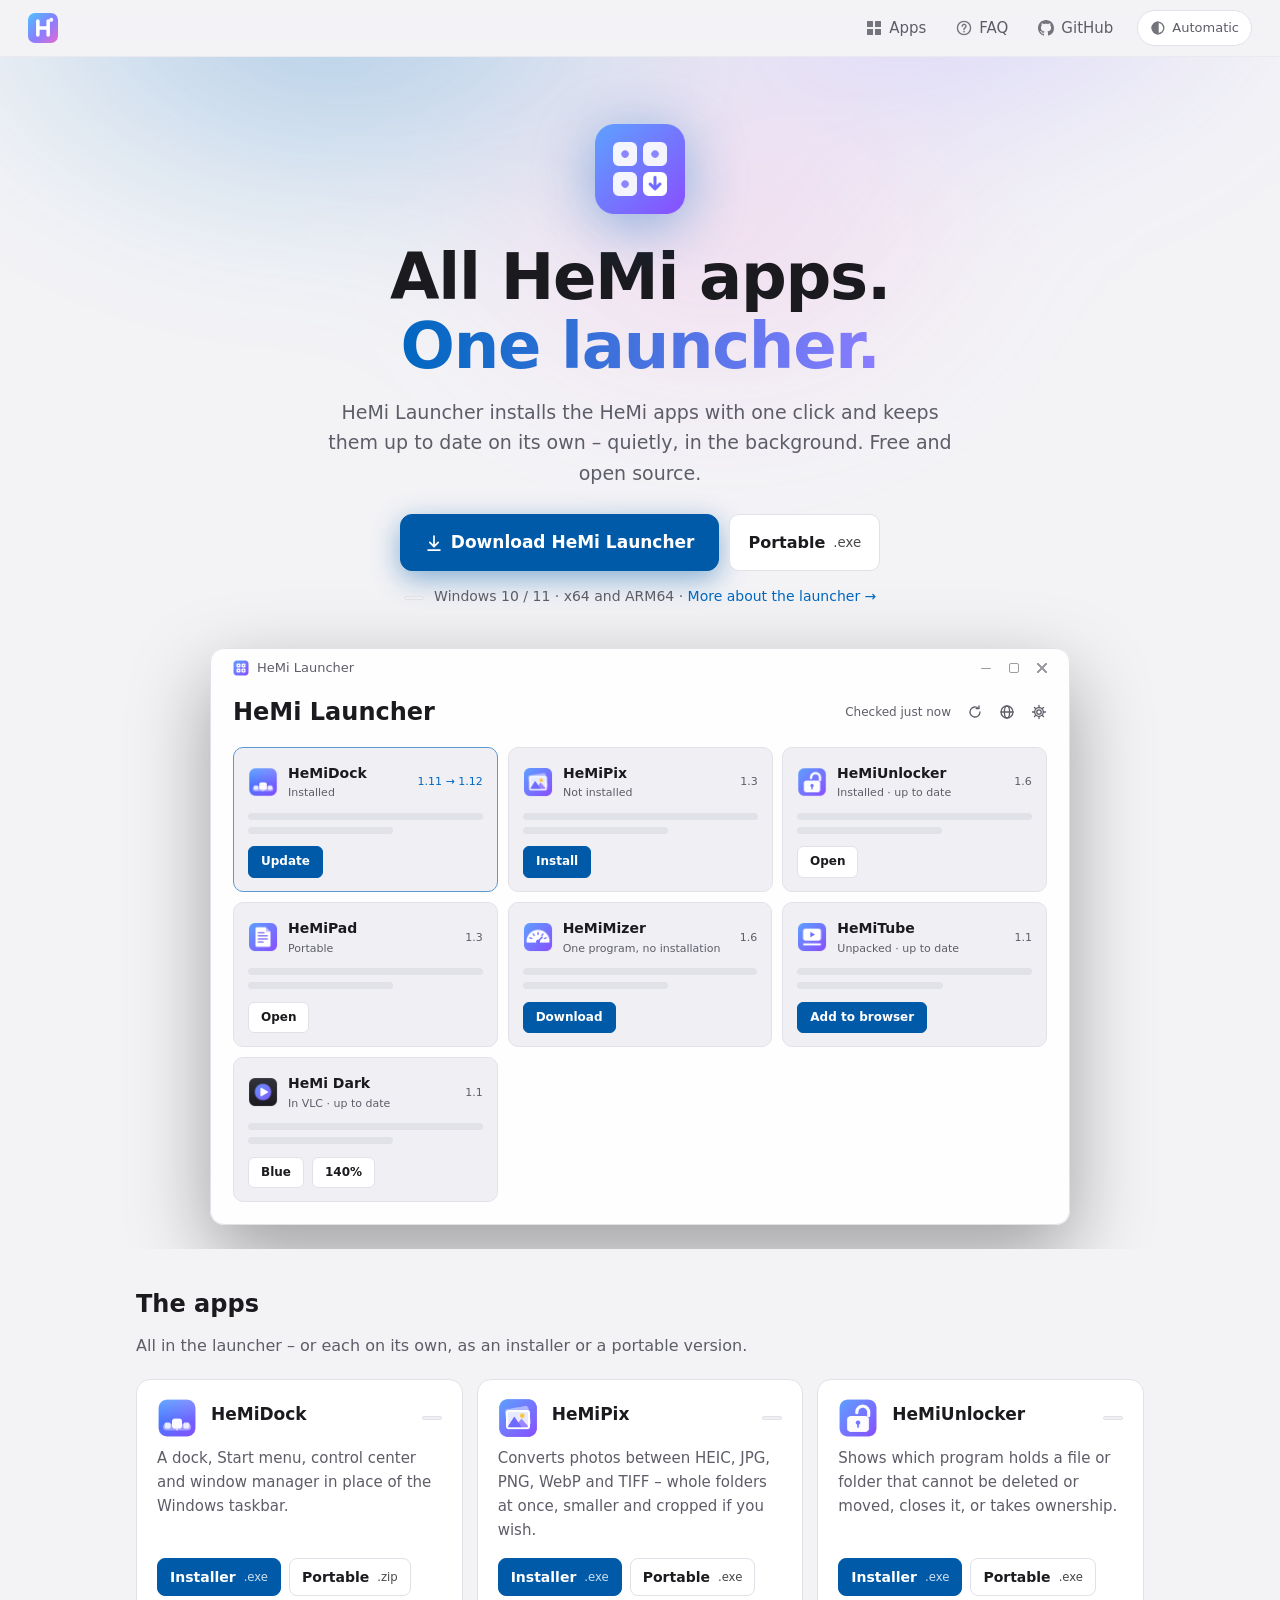
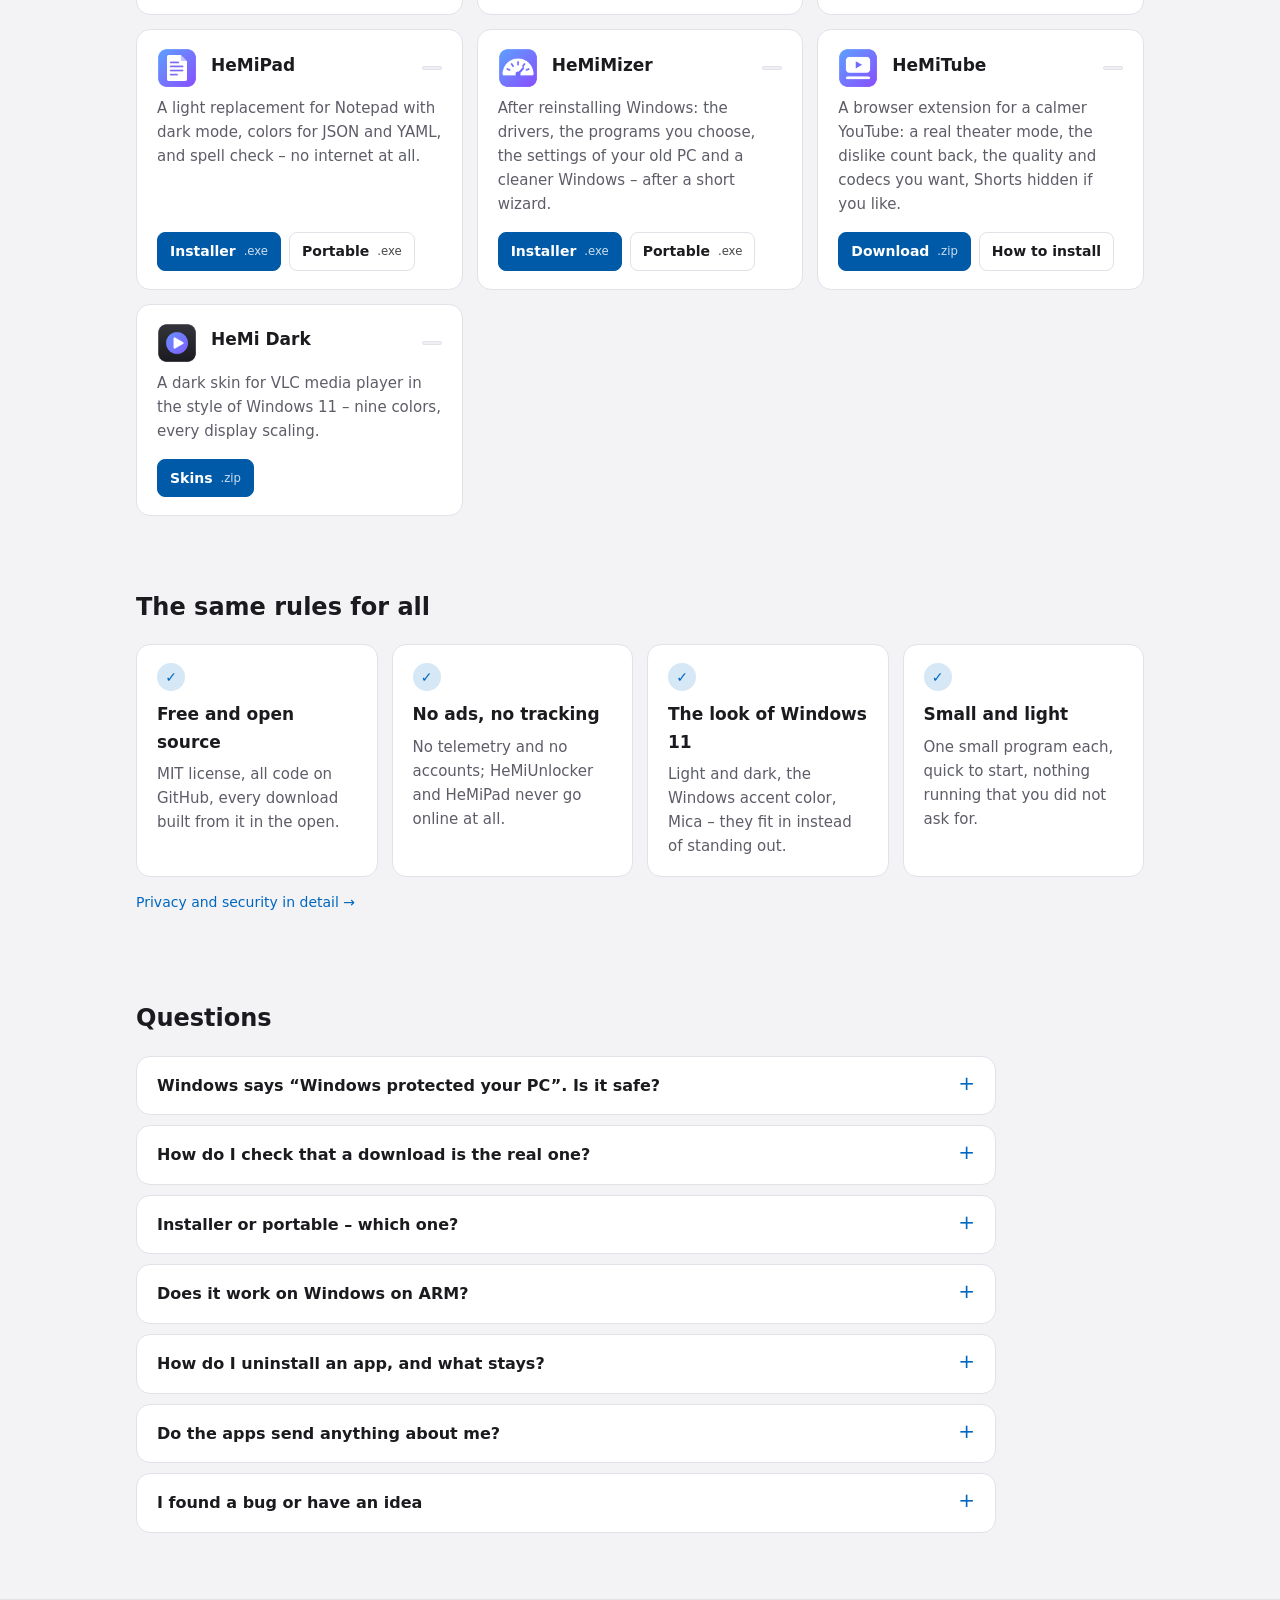
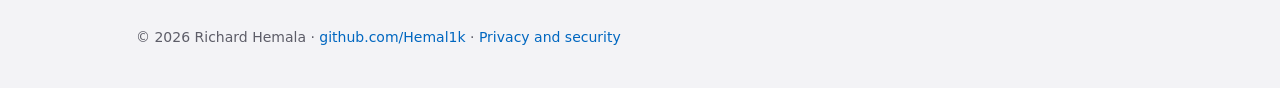
<file: index.html>
<!doctype html>
<html lang="en">
<head>
  <meta charset="utf-8">
  <meta name="viewport" content="width=device-width, initial-scale=1">
  <meta name="referrer" content="strict-origin-when-cross-origin">
  <title>HeMi – apps for Windows</title>
  <meta name="description" content="Small, tidy apps for Windows in the Windows 11 look – installed and kept up to date by HeMi Launcher: HeMiDock, HeMiPix, HeMiUnlocker, HeMiPad, HeMiTube for YouTube, HeMi Dark for VLC and HeMiMizer. Free and open source.">
  <meta property="og:type" content="website">
  <meta property="og:site_name" content="HeMi">
  <meta property="og:title" content="HeMi – apps for Windows">
  <meta property="og:description" content="Small, tidy apps for Windows in the Windows 11 look – installed and kept up to date by HeMi Launcher. Free and open source.">
  <meta property="og:url" content="https://hemal1k.github.io/">
  <link rel="canonical" href="https://hemal1k.github.io/">
  <meta property="og:image" content="https://hemal1k.github.io/assets/og-hemi.png">
  <meta name="twitter:card" content="summary_large_image">
  <link rel="icon" href="assets/favicon.svg?v=3" type="image/svg+xml">
  <link rel="icon" href="assets/favicon-32.png?v=3" sizes="32x32">
  <link rel="apple-touch-icon" href="assets/favicon-180.png?v=3">
  <script>try{var t=localStorage.getItem("hemi-theme");if(t==="light"||t==="dark")document.documentElement.setAttribute("data-theme",t)}catch(e){}</script>
  <link rel="stylesheet" href="assets/style.css?v=10">
  <script src="assets/site.js?v=6" defer></script>
</head>
<body>
<header class="topbar">
  <div class="bar">
    <a class="brand" href="./" aria-label="HeMi – all apps"><img src="assets/favicon.svg?v=3" alt="HeMi"></a>
    <nav>
      <a href="#apps"><svg viewBox="0 0 16 16" width="16" height="16" fill="currentColor" aria-hidden="true"><path d="M1.5 1h5a.5.5 0 01.5.5v5a.5.5 0 01-.5.5h-5a.5.5 0 01-.5-.5v-5a.5.5 0 01.5-.5zm8 0h5a.5.5 0 01.5.5v5a.5.5 0 01-.5.5h-5a.5.5 0 01-.5-.5v-5a.5.5 0 01.5-.5zm-8 8h5a.5.5 0 01.5.5v5a.5.5 0 01-.5.5h-5a.5.5 0 01-.5-.5v-5a.5.5 0 01.5-.5zm8 0h5a.5.5 0 01.5.5v5a.5.5 0 01-.5.5h-5a.5.5 0 01-.5-.5v-5a.5.5 0 01.5-.5z"/></svg>Apps</a>
      <a href="#faq"><svg viewBox="0 0 16 16" width="16" height="16" fill="none" stroke="currentColor" stroke-width="1.4" stroke-linecap="round" aria-hidden="true"><circle cx="8" cy="8" r="6.6"/><path d="M6.2 6.2a1.9 1.9 0 113.1 1.5c-.8.5-1.3.9-1.3 1.8"/><circle cx="8" cy="11.6" r=".25" fill="currentColor"/></svg>FAQ</a>
      <a href="https://github.com/Hemal1k"><svg viewBox="0 0 16 16" width="16" height="16" fill="currentColor" aria-hidden="true"><path d="M8 0C3.58 0 0 3.58 0 8c0 3.54 2.29 6.53 5.47 7.59.4.07.55-.17.55-.38 0-.19-.01-.82-.01-1.49-2.01.37-2.53-.49-2.69-.94-.09-.23-.48-.94-.82-1.13-.28-.15-.68-.52-.01-.53.63-.01 1.08.58 1.23.82.72 1.21 1.87.87 2.33.66.07-.52.28-.87.51-1.07-1.78-.2-3.64-.89-3.64-3.95 0-.87.31-1.59.82-2.15-.08-.2-.36-1.02.08-2.12 0 0 .67-.21 2.2.82.64-.18 1.32-.27 2-.27.68 0 1.36.09 2 .27 1.53-1.04 2.2-.82 2.2-.82.44 1.1.16 1.92.08 2.12.51.56.82 1.27.82 2.15 0 3.07-1.87 3.75-3.65 3.95.29.25.54.73.54 1.48 0 1.07-.01 1.93-.01 2.2 0 .21.15.46.55.38A8.013 8.013 0 0016 8c0-4.42-3.58-8-8-8z"/></svg>GitHub</a>
    </nav>
  </div>
</header>

<main>
  <div class="launch-hero">
    <div class="aurora" aria-hidden="true"></div>
    <div class="wrap">
      <img class="hero-icon" src="assets/hemilauncher.png?v=3" alt="" width="96" height="96">
      <h1>All HeMi apps.<br><span class="grad">One launcher.</span></h1>
      <p class="lead">HeMi Launcher installs the HeMi apps with one click and keeps them up to date on its own – quietly, in the background. Free and open source.</p>
      <div class="buttons center">
        <a class="btn primary big" href="https://github.com/Hemal1k/HeMiLauncher/releases/latest/download/HeMiLauncher-Setup.exe"><svg viewBox="0 0 16 16" width="18" height="18" fill="currentColor" aria-hidden="true"><path d="M8 1a.75.75 0 01.75.75v7.69l2.47-2.47a.75.75 0 111.06 1.06l-3.75 3.75a.75.75 0 01-1.06 0L3.72 8.03a.75.75 0 011.06-1.06l2.47 2.47V1.75A.75.75 0 018 1zM2.75 13.5a.75.75 0 000 1.5h10.5a.75.75 0 000-1.5H2.75z"/></svg> Download HeMi Launcher</a>
        <a class="btn" href="https://github.com/Hemal1k/HeMiLauncher/releases/latest/download/HeMiLauncher-Portable.exe">Portable <small>.exe</small></a>
      </div>
      <p class="note"><span class="ver" data-repo="HeMiLauncher" hidden></span> Windows 10 / 11 · x64 and ARM64 · <a href="hemilauncher.html">More about the launcher →</a></p>
      <a class="sketch hero-shot" href="hemilauncher.html" aria-label="HeMi Launcher: the HeMi apps as cards – one being installed, one with an update. More about the launcher">
        <div class="sk-title"><img src="assets/hemilauncher.png?v=3" alt="">HeMi Launcher<span class="sk-win"><i></i><i></i><i></i></span></div>
        <div class="sk-head"><b>HeMi Launcher</b><span class="sk-tools"><small>Checked just now</small>
          <svg viewBox="0 0 16 16" aria-hidden="true"><path d="M13 8a5 5 0 1 1-1.5-3.6"/><path d="M12 1.8v2.9H9.1"/></svg>
          <svg viewBox="0 0 16 16" aria-hidden="true"><circle cx="8" cy="8" r="6"/><ellipse cx="8" cy="8" rx="2.6" ry="6"/><path d="M2 8h12"/></svg>
          <svg viewBox="0 0 16 16" aria-hidden="true"><circle cx="8" cy="8" r="2.2"/><path d="M8 1.5v2M8 12.5v2M1.5 8h2M12.5 8h2M3.4 3.4l1.4 1.4M11.2 11.2l1.4 1.4M3.4 12.6l1.4-1.4M11.2 4.8l1.4-1.4"/><circle cx="8" cy="8" r="4.3"/></svg></span></div>
        <div class="sk-grid">
          <div class="sk-card sk-update" style="--i:0"><div class="sk-top"><img src="assets/hemidock.png?v=3" alt=""><div><b>HeMiDock</b><small>Installed</small></div><em>1.11 → 1.12</em></div><i class="sk-line"></i><i class="sk-line sk-short"></i><div class="sk-btns"><span class="sk-btn sk-accent">Update</span></div></div>
          <div class="sk-card sk-install" style="--i:1"><div class="sk-top"><img src="assets/hemipix.png?v=3" alt=""><div><b>HeMiPix</b><small>Not installed</small></div><em>1.3</em></div><i class="sk-line"></i><i class="sk-line sk-short"></i><div class="sk-btns"><span class="sk-btn sk-accent sk-go">Install</span><span class="sk-progress"><span></span></span><span class="sk-done">✓ Installed</span></div></div>
          <div class="sk-card" style="--i:2"><div class="sk-top"><img src="assets/hemiunlocker.png?v=3" alt=""><div><b>HeMiUnlocker</b><small>Installed · up to date</small></div><em>1.6</em></div><i class="sk-line"></i><i class="sk-line sk-short"></i><div class="sk-btns"><span class="sk-btn">Open</span></div></div>
          <div class="sk-card" style="--i:3"><div class="sk-top"><img src="assets/hemipad.png?v=3" alt=""><div><b>HeMiPad</b><small>Portable</small></div><em>1.3</em></div><i class="sk-line"></i><i class="sk-line sk-short"></i><div class="sk-btns"><span class="sk-btn">Open</span></div></div>
          <div class="sk-card" style="--i:4"><div class="sk-top"><img src="assets/hemimizer.png?v=3" alt=""><div><b>HeMiMizer</b><small>One program, no installation</small></div><em>1.6</em></div><i class="sk-line"></i><i class="sk-line sk-short"></i><div class="sk-btns"><span class="sk-btn sk-accent">Download</span></div></div>
          <div class="sk-card" style="--i:5"><div class="sk-top"><img src="assets/hemitube.png?v=3" alt=""><div><b>HeMiTube</b><small>Unpacked · up to date</small></div><em>1.1</em></div><i class="sk-line"></i><i class="sk-line sk-short"></i><div class="sk-btns"><span class="sk-btn sk-accent">Add to browser</span></div></div>
          <div class="sk-card" style="--i:6"><div class="sk-top"><img src="assets/hemidark.png?v=3" alt=""><div><b>HeMi Dark</b><small>In VLC · up to date</small></div><em>1.1</em></div><i class="sk-line"></i><i class="sk-line sk-short"></i><div class="sk-btns"><span class="sk-btn">Blue</span><span class="sk-btn">140%</span></div></div>
        </div>
      </a>
    </div>
  </div>

  <div class="wrap">
    <section id="apps">
      <h2>The apps</h2>
      <p class="sub">All in the launcher – or each on its own, as an installer or a portable version.</p>
      <div class="grid">
        <div class="card app-card">
          <a class="project-head" href="hemidock.html"><img src="assets/hemidock.png?v=3" alt=""><h3>HeMiDock</h3><span class="ver" data-repo="HeMiDock" hidden></span></a>
          <p>A dock, Start menu, control center and window manager in place of the Windows taskbar.</p>
          <div class="actions">
            <a class="btn primary small" href="https://github.com/Hemal1k/HeMiDock/releases/latest/download/HeMiDock-Setup.exe">Installer <small>.exe</small></a>
            <a class="btn small" href="https://github.com/Hemal1k/HeMiDock/releases/latest/download/HeMiDock-Portable.zip">Portable <small>.zip</small></a>
          </div>
        </div>
        <div class="card app-card">
          <a class="project-head" href="hemipix.html"><img src="assets/hemipix.png?v=3" alt=""><h3>HeMiPix</h3><span class="ver" data-repo="HeMiPix" hidden></span></a>
          <p>Converts photos between HEIC, JPG, PNG, WebP and TIFF – whole folders at once, smaller and cropped if you wish.</p>
          <div class="actions">
            <a class="btn primary small" href="https://github.com/Hemal1k/HeMiPix/releases/latest/download/HeMiPix-Setup.exe">Installer <small>.exe</small></a>
            <a class="btn small" href="https://github.com/Hemal1k/HeMiPix/releases/latest/download/HeMiPix-Portable.exe">Portable <small>.exe</small></a>
          </div>
        </div>
        <div class="card app-card">
          <a class="project-head" href="hemiunlocker.html"><img src="assets/hemiunlocker.png?v=3" alt=""><h3>HeMiUnlocker</h3><span class="ver" data-repo="HeMiUnlocker" hidden></span></a>
          <p>Shows which program holds a file or folder that cannot be deleted or moved, closes it, or takes ownership.</p>
          <div class="actions">
            <a class="btn primary small" href="https://github.com/Hemal1k/HeMiUnlocker/releases/latest/download/HeMiUnlocker-Setup.exe">Installer <small>.exe</small></a>
            <a class="btn small" href="https://github.com/Hemal1k/HeMiUnlocker/releases/latest/download/HeMiUnlocker-Portable.exe">Portable <small>.exe</small></a>
          </div>
        </div>
        <div class="card app-card">
          <a class="project-head" href="hemipad.html"><img src="assets/hemipad.png?v=3" alt=""><h3>HeMiPad</h3><span class="ver" data-repo="HeMiPad" hidden></span></a>
          <p>A light replacement for Notepad with dark mode, colors for JSON and YAML, and spell check – no internet at all.</p>
          <div class="actions">
            <a class="btn primary small" href="https://github.com/Hemal1k/HeMiPad/releases/latest/download/HeMiPad-Setup.exe">Installer <small>.exe</small></a>
            <a class="btn small" href="https://github.com/Hemal1k/HeMiPad/releases/latest/download/HeMiPad-Portable.exe">Portable <small>.exe</small></a>
          </div>
        </div>
        <div class="card app-card">
          <a class="project-head" href="hemimizer.html"><img src="assets/hemimizer.png?v=3" alt=""><h3>HeMiMizer</h3><span class="ver" data-repo="HeMiMizer" hidden></span></a>
          <p>After reinstalling Windows: the drivers, the programs you choose, the settings of your old PC and a cleaner Windows – after a short wizard.</p>
          <div class="actions">
            <a class="btn primary small" href="https://github.com/Hemal1k/HeMiMizer/releases/latest/download/HeMiMizer-Setup.exe">Installer <small>.exe</small></a>
            <a class="btn small" href="https://github.com/Hemal1k/HeMiMizer/releases/latest/download/HeMiMizer.exe">Portable <small>.exe</small></a>
          </div>
        </div>
        <div class="card app-card">
          <a class="project-head" href="hemitube.html"><img src="assets/hemitube.png?v=3" alt=""><h3>HeMiTube</h3><span class="ver" data-repo="HeMiTube" hidden></span></a>
          <p>A browser extension for a calmer YouTube: a real theater mode, the dislike count back, the quality and codecs you want, Shorts hidden if you like.</p>
          <div class="actions">
            <a class="btn primary small" href="https://github.com/Hemal1k/HeMiTube/releases/latest/download/HeMiTube.zip">Download <small>.zip</small></a>
            <a class="btn small" href="hemitube.html">How to install</a>
          </div>
        </div>
        <div class="card app-card">
          <a class="project-head" href="hemidark.html"><img src="assets/hemidark.png?v=3" alt=""><h3>HeMi Dark</h3><span class="ver" data-repo="HeMiDark" hidden></span></a>
          <p>A dark skin for VLC media player in the style of Windows 11 – nine colors, every display scaling.</p>
          <div class="actions">
            <a class="btn primary small" href="https://github.com/Hemal1k/HeMiDark/releases/latest/download/HeMiDark-Skins.zip">Skins <small>.zip</small></a>
          </div>
        </div>
      </div>
    </section>

    <section id="rules">
      <h2>The same rules for all</h2>
      <div class="grid four">
        <div class="card rule"><span class="dot">✓</span><h3>Free and open source</h3><p>MIT license, all code on GitHub, every download built from it in the open.</p></div>
        <div class="card rule"><span class="dot">✓</span><h3>No ads, no tracking</h3><p>No telemetry and no accounts; HeMiUnlocker and HeMiPad never go online at all.</p></div>
        <div class="card rule"><span class="dot">✓</span><h3>The look of Windows 11</h3><p>Light and dark, the Windows accent color, Mica – they fit in instead of standing out.</p></div>
        <div class="card rule"><span class="dot">✓</span><h3>Small and light</h3><p>One small program each, quick to start, nothing running that you did not ask for.</p></div>
      </div>
      <p class="note"><a href="about.html">Privacy and security in detail →</a></p>
    </section>

    <section id="faq">
      <h2>Questions</h2>
      <div class="faq">
        <details>
          <summary>Windows says “Windows protected your PC”. Is it safe?</summary>
          <p>The apps are not code-signed (a certificate costs hundreds of euros a year), so SmartScreen does not know them yet. Choose <b>More info → Run anyway</b>. Every download is built from the public source by GitHub Actions, and you can check it against its checksum (next question).</p>
        </details>
        <details>
          <summary>How do I check that a download is the real one?</summary>
          <p>Each release has a <code>SHA256SUMS.txt</code>. Open PowerShell in your Downloads folder and run <code>Get-FileHash HeMiPad-Setup.exe</code> – the hash must be the same as in the file. HeMi Launcher does this for every download by itself.</p>
        </details>
        <details>
          <summary>Installer or portable – which one?</summary>
          <p>The <b>installer</b> adds the app to Start and to Installed apps, with an uninstaller, and HeMi Launcher keeps it up to date. The <b>portable</b> version (the exe itself; a zip for HeMiDock) runs from any folder without installing anything – HeMi Launcher can keep portable versions up to date too.</p>
        </details>
        <details>
          <summary>Does it work on Windows on ARM?</summary>
          <p>Yes – all except HeMiMizer (x64 only). Each installer has both versions and installs the right one by itself; the portable versions have their own <code>-arm64</code> file.</p>
        </details>
        <details>
          <summary>How do I uninstall an app, and what stays?</summary>
          <p>Settings → Apps → Installed apps (or the bin in HeMi Launcher). The uninstaller asks whether to delete the settings of the app in <code>%AppData%\HeMi</code> or keep them for later. A portable version is just its folder – delete it.</p>
        </details>
        <details>
          <summary>Do the apps send anything about me?</summary>
          <p>No analytics, no telemetry, no accounts. The apps connect only where a feature needs it (listed app by app on <a href="about.html">Privacy and security</a>) – never to collect anything about you or how you use them.</p>
        </details>
        <details>
          <summary>I found a bug or have an idea</summary>
          <p>Please open an issue in the project on GitHub – the button “Report a problem” in each app goes right there.</p>
        </details>
      </div>
    </section>
  </div>
</main>

<footer>
  <div class="wrap">© 2026 Richard Hemala · <a href="https://github.com/Hemal1k">github.com/Hemal1k</a> · <a href="about.html">Privacy and security</a></div>
</footer>
</body>
</html>
</file>
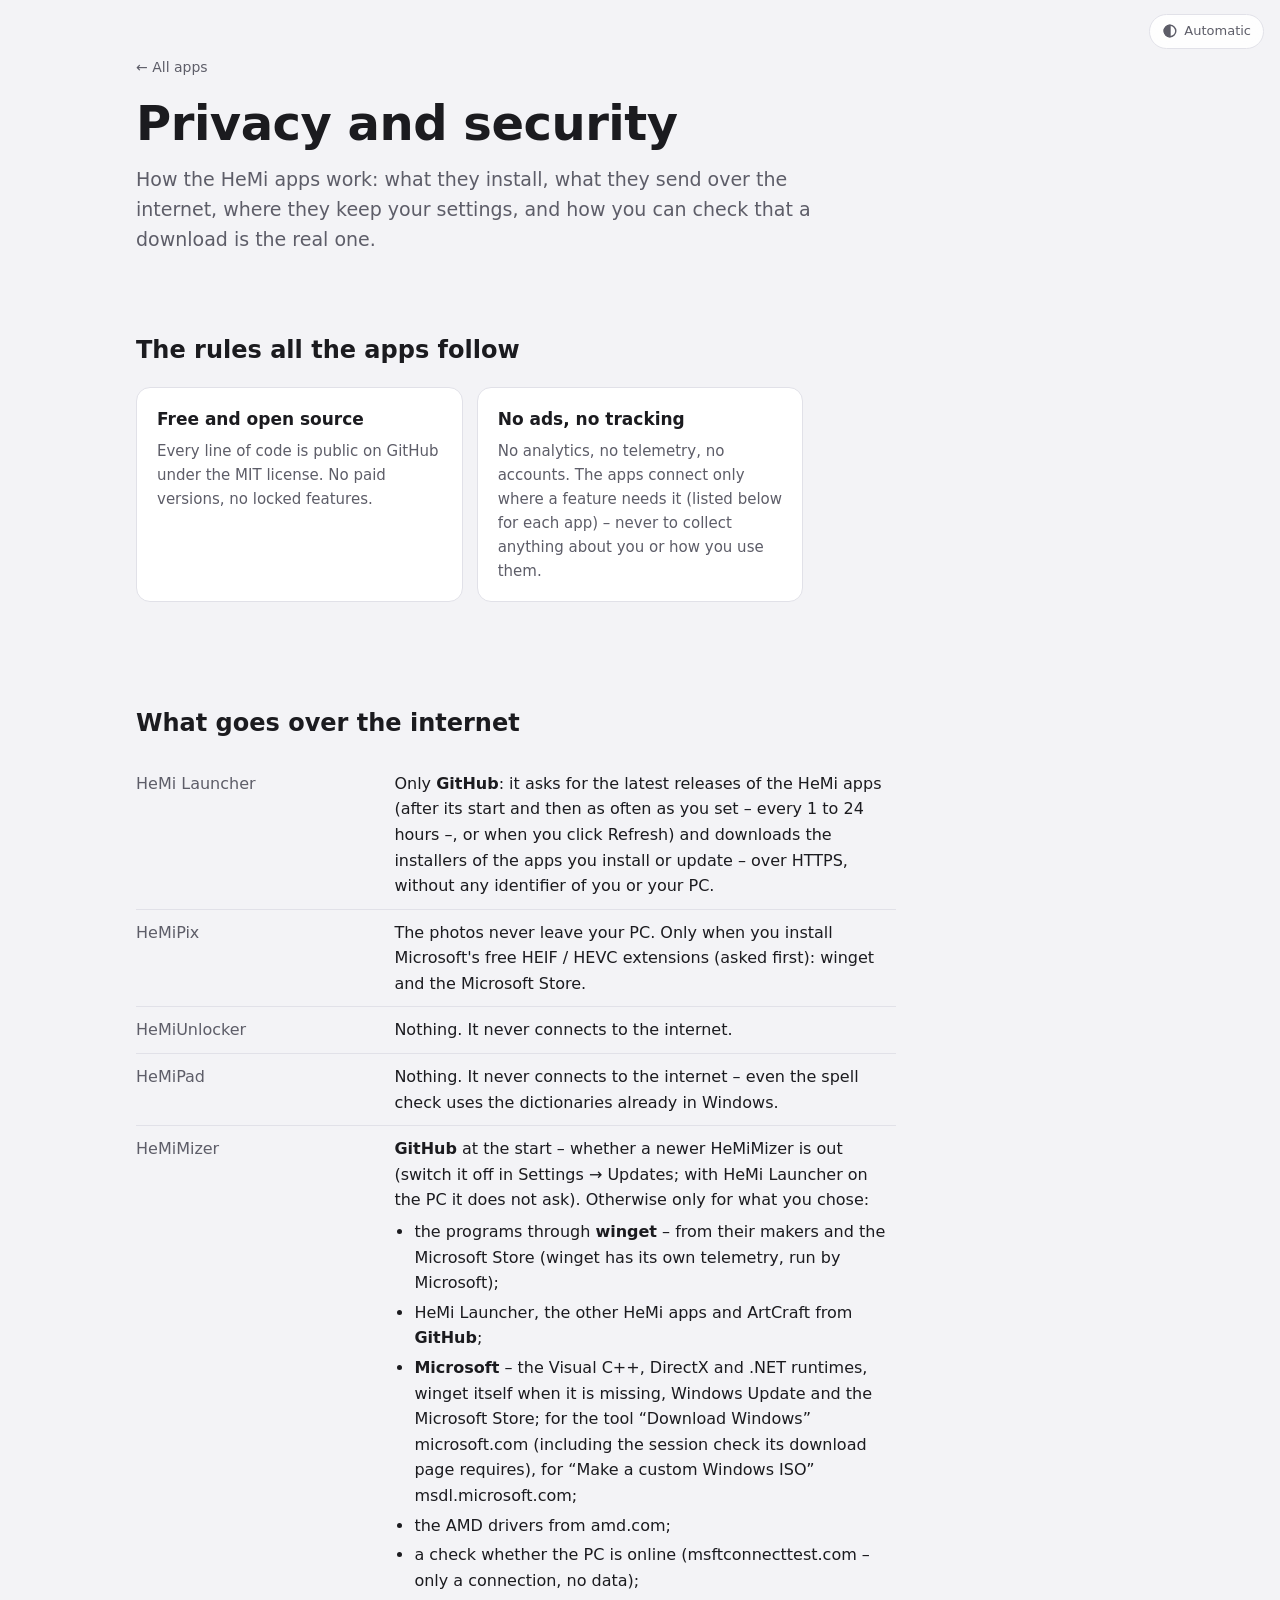
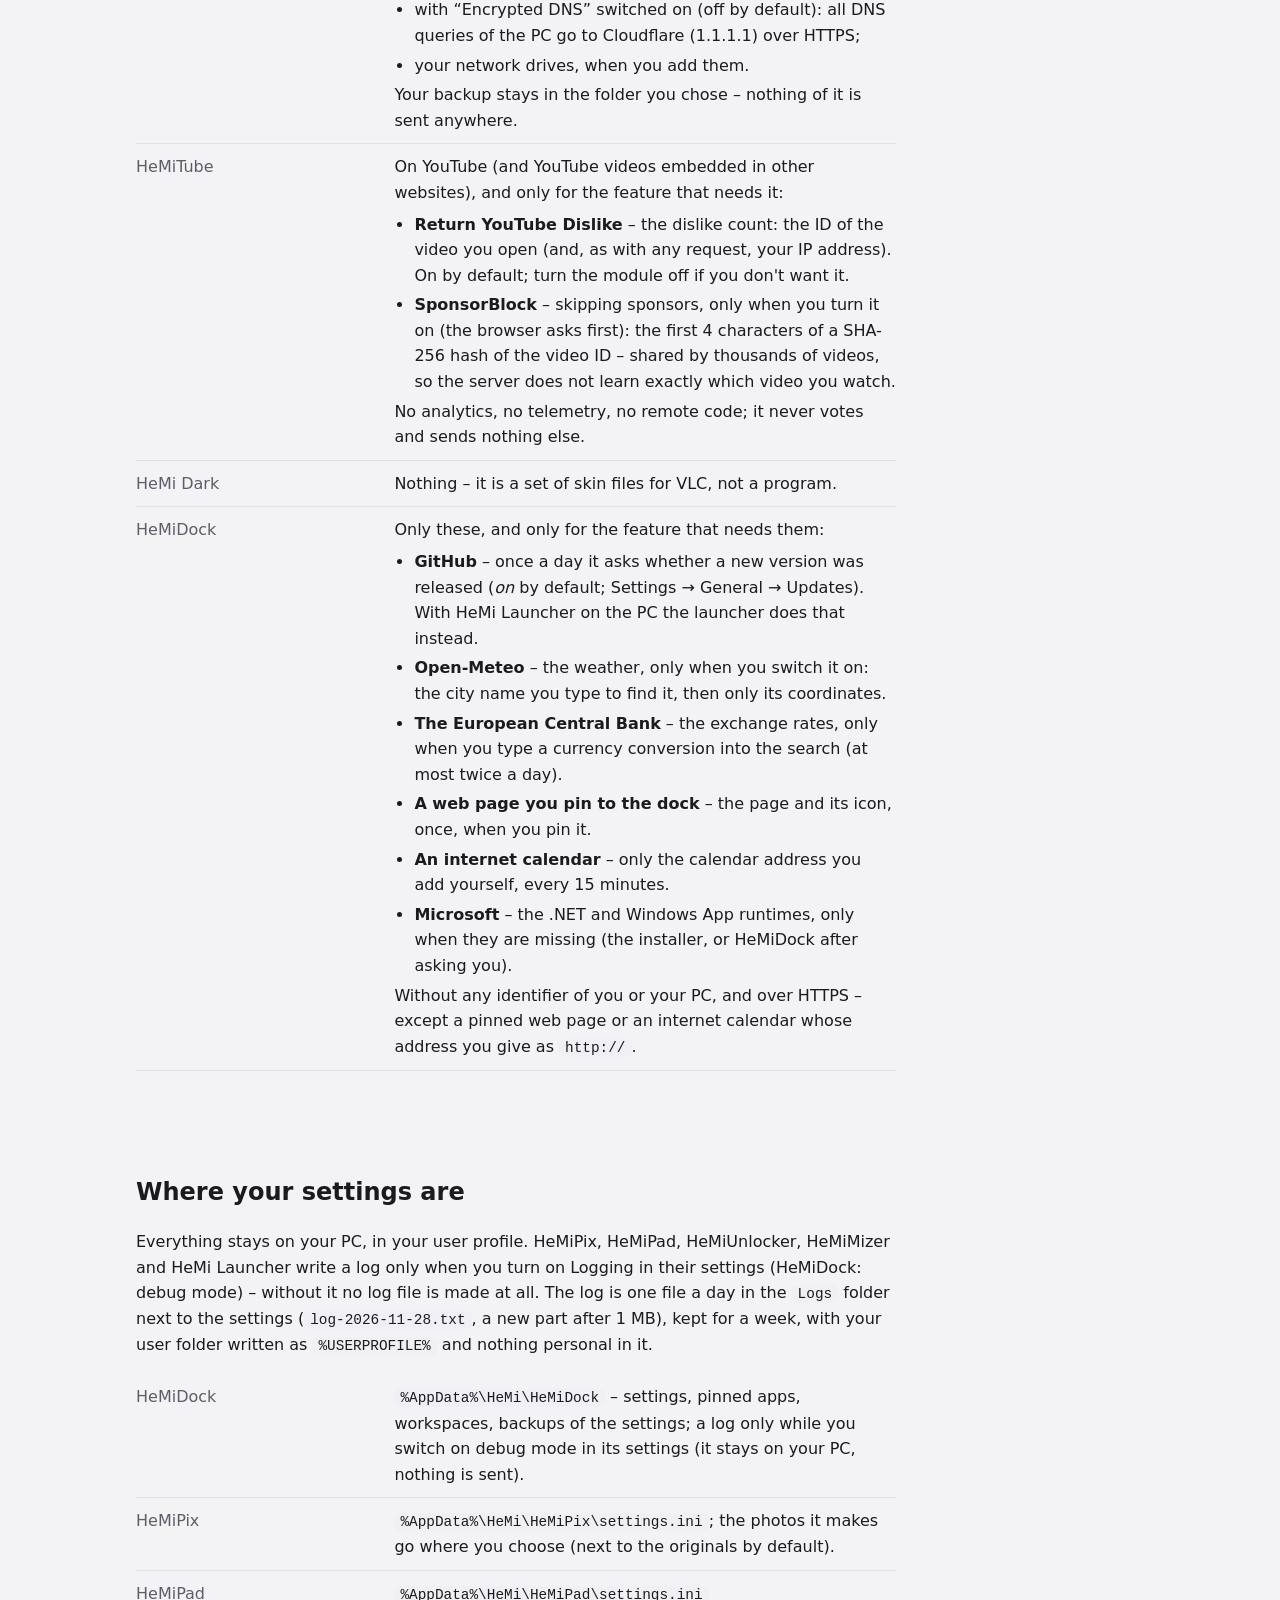
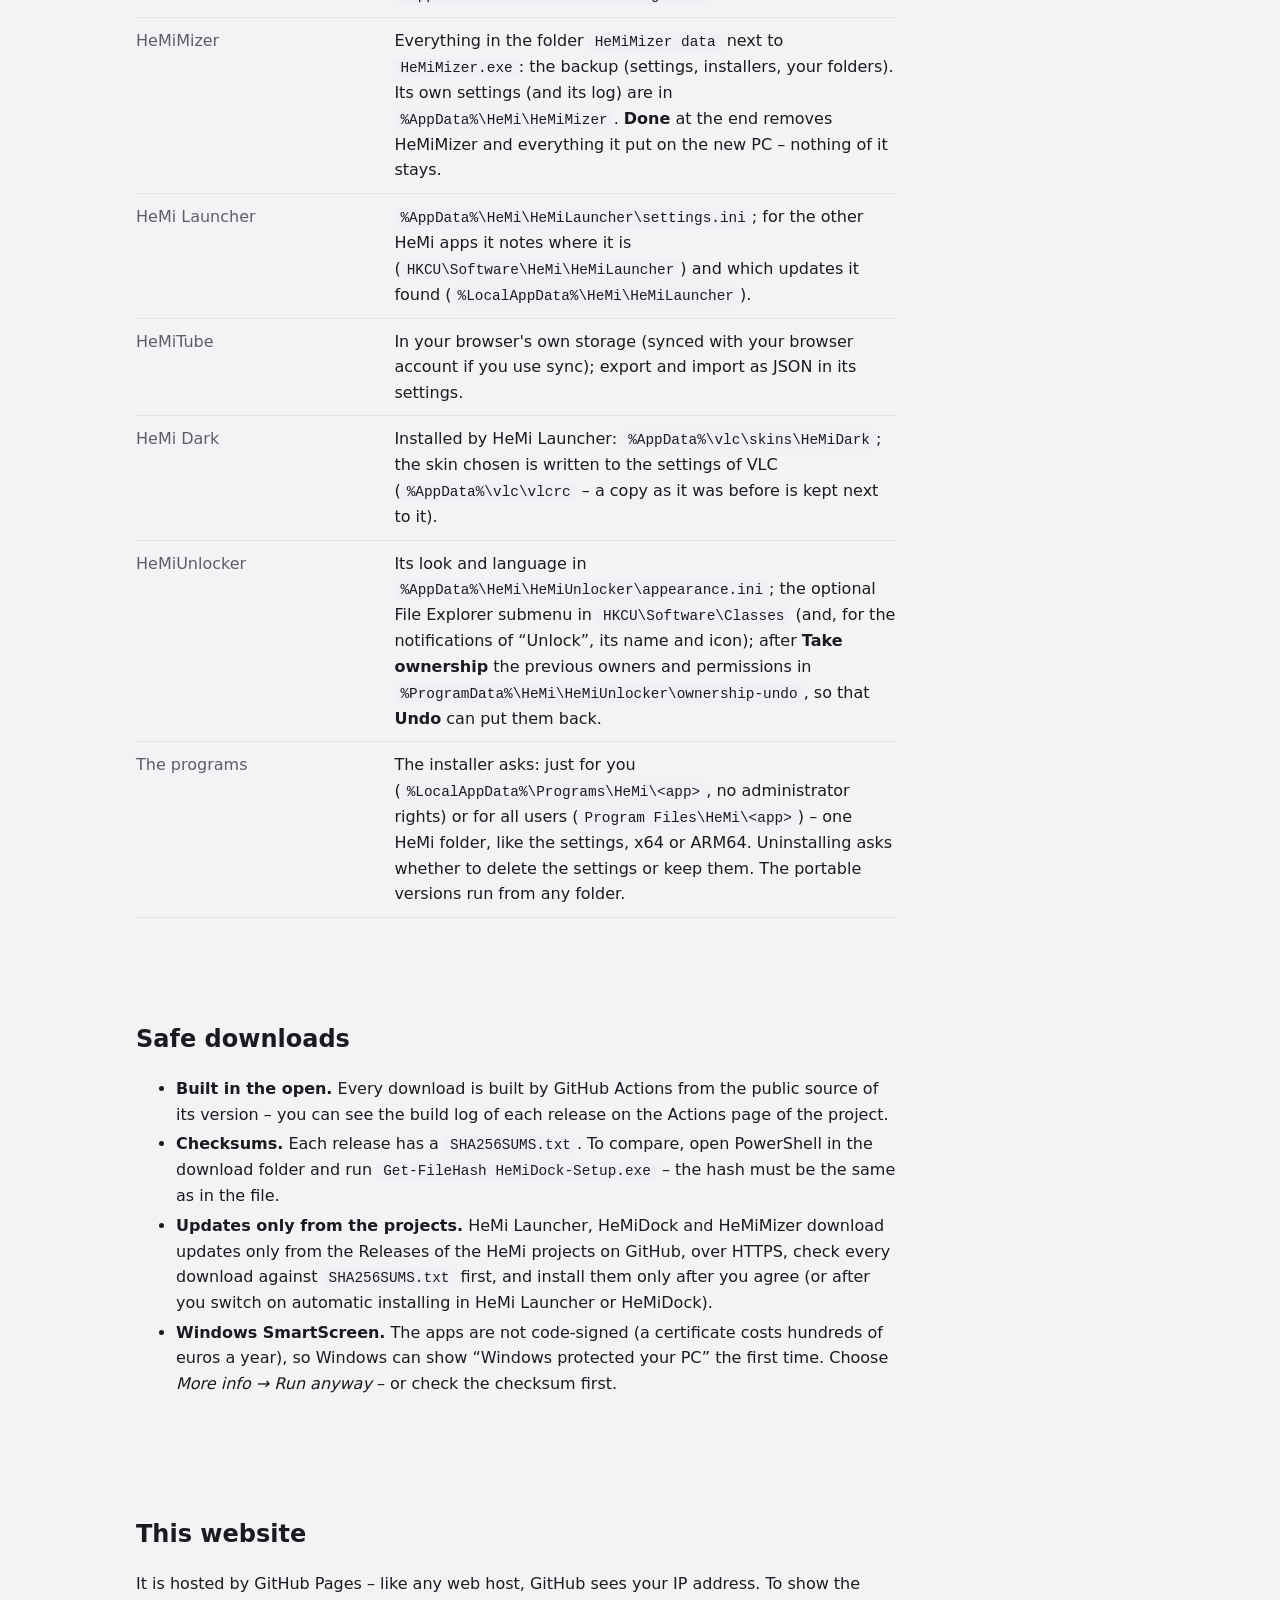
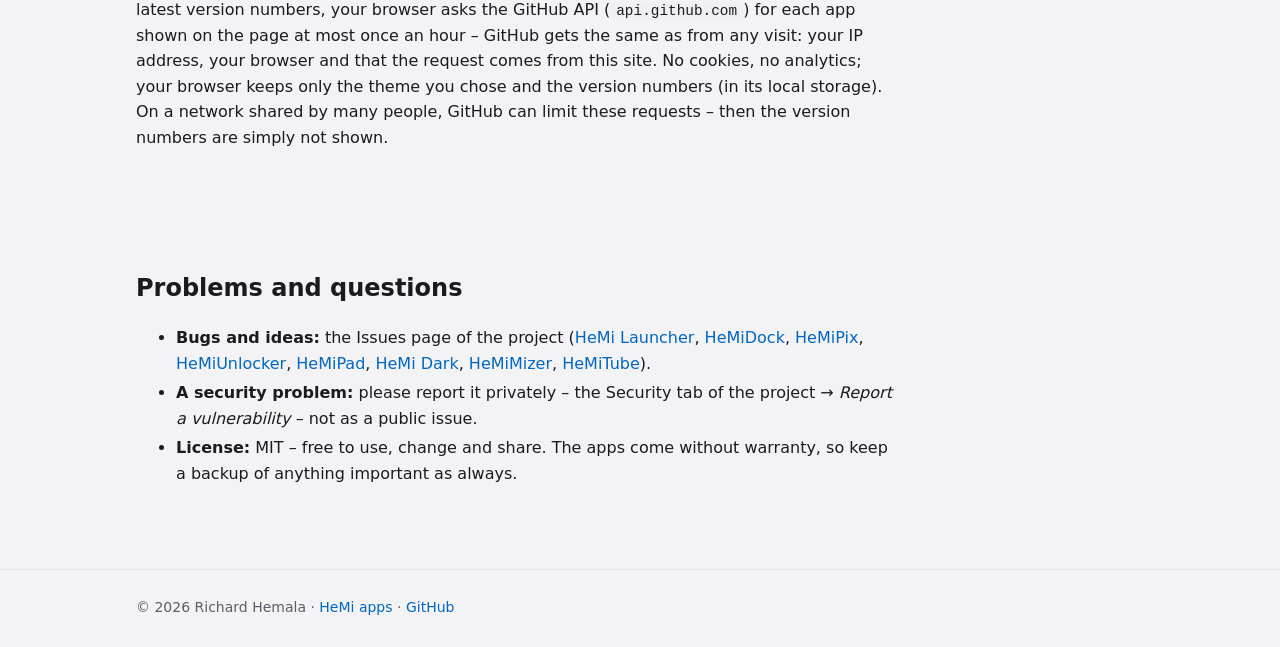
<file: about.html>
<!doctype html>
<html lang="en">
<head>
  <meta charset="utf-8">
  <meta name="viewport" content="width=device-width, initial-scale=1">
  <meta name="referrer" content="strict-origin-when-cross-origin">
  <title>Privacy and security – HeMi apps</title>
  <meta name="description" content="How the HeMi apps work: what they install, what they send over the internet (almost nothing), where they keep their settings, how the downloads are built and how you can check them.">
  <meta property="og:type" content="website">
  <meta property="og:site_name" content="HeMi">
  <meta property="og:title" content="Privacy and security – HeMi apps">
  <meta property="og:description" content="How the HeMi apps work: what they install, what they send over the internet (almost nothing), where they keep their settings, how the downloads are built and how you can check them.">
  <meta property="og:url" content="https://hemal1k.github.io/about.html">
  <link rel="canonical" href="https://hemal1k.github.io/about.html">
  <meta property="og:image" content="https://hemal1k.github.io/assets/og-hemi.png">
  <meta name="twitter:card" content="summary_large_image">
  <link rel="icon" href="assets/favicon.svg?v=3" type="image/svg+xml">
  <link rel="icon" href="assets/favicon-32.png?v=3" sizes="32x32">
  <link rel="apple-touch-icon" href="assets/favicon-180.png?v=3">
  <script>try{var t=localStorage.getItem("hemi-theme");if(t==="light"||t==="dark")document.documentElement.setAttribute("data-theme",t)}catch(e){}</script>
  <link rel="stylesheet" href="assets/style.css?v=10">
  <script src="assets/site.js?v=6" defer></script>
</head>
<body>
<main class="wrap">
  <div class="hero">
    <p class="back"><a href="./">← All apps</a></p>
    <h1>Privacy and security</h1>
    <p class="lead">How the HeMi apps work: what they install, what they send over the internet, where they keep your settings, and how you can check that a download is the real one.</p>
  </div>

  <section>
    <h2>The rules all the apps follow</h2>
    <div class="grid">
      <div class="card"><h3>Free and open source</h3><p>Every line of code is public on GitHub under the MIT license. No paid versions, no locked features.</p></div>
      <div class="card"><h3>No ads, no tracking</h3><p>No analytics, no telemetry, no accounts. The apps connect only where a feature needs it (listed below for each app) – never to collect anything about you or how you use them.</p></div>
    </div>
  </section>

  <section class="prose" id="internet">
    <h2>What goes over the internet</h2>
    <table class="req">
      <tr><td>HeMi Launcher</td><td>Only <b>GitHub</b>: it asks for the latest releases of the HeMi apps (after its start and then as often as you set – every 1 to 24 hours –, or when you click Refresh) and downloads the installers of the apps you install or update – over HTTPS, without any identifier of you or your PC.</td></tr>
      <tr><td>HeMiPix</td><td>The photos never leave your PC. Only when you install Microsoft's free HEIF / HEVC extensions (asked first): winget and the Microsoft Store.</td></tr>
      <tr><td>HeMiUnlocker</td><td>Nothing. It never connects to the internet.</td></tr>
      <tr><td>HeMiPad</td><td>Nothing. It never connects to the internet – even the spell check uses the dictionaries already in Windows.</td></tr>
      <tr><td>HeMiMizer</td><td><b>GitHub</b> at the start – whether a newer HeMiMizer is out (switch it off in Settings → Updates; with HeMi Launcher on the PC it does not ask). Otherwise only for what you chose:
        <ul>
          <li>the programs through <b>winget</b> – from their makers and the Microsoft Store (winget has its own telemetry, run by Microsoft);</li>
          <li>HeMi Launcher, the other HeMi apps and ArtCraft from <b>GitHub</b>;</li>
          <li><b>Microsoft</b> – the Visual C++, DirectX and .NET runtimes, winget itself when it is missing, Windows Update and the Microsoft Store; for the tool “Download Windows” microsoft.com (including the session check its download page requires), for “Make a custom Windows ISO” msdl.microsoft.com;</li>
          <li>the AMD drivers from amd.com;</li>
          <li>a check whether the PC is online (msftconnecttest.com – only a connection, no data);</li>
          <li>with “Encrypted DNS” switched on (off by default): all DNS queries of the PC go to Cloudflare (1.1.1.1) over HTTPS;</li>
          <li>your network drives, when you add them.</li>
        </ul>
        Your backup stays in the folder you chose – nothing of it is sent anywhere.
      </td></tr>
      <tr><td>HeMiTube</td><td>
        On YouTube (and YouTube videos embedded in other websites), and only for the feature that needs it:
        <ul>
          <li><b>Return YouTube Dislike</b> – the dislike count: the ID of the video you open (and, as with any request, your IP address). On by default; turn the module off if you don't want it.</li>
          <li><b>SponsorBlock</b> – skipping sponsors, only when you turn it on (the browser asks first): the first 4 characters of a SHA-256 hash of the video ID – shared by thousands of videos, so the server does not learn exactly which video you watch.</li>
        </ul>
        No analytics, no telemetry, no remote code; it never votes and sends nothing else.
      </td></tr>
      <tr><td>HeMi Dark</td><td>Nothing – it is a set of skin files for VLC, not a program.</td></tr>
      <tr><td>HeMiDock</td><td>
        Only these, and only for the feature that needs them:
        <ul>
          <li><b>GitHub</b> – once a day it asks whether a new version was released (<i>on</i> by default; Settings → General → Updates). With HeMi Launcher on the PC the launcher does that instead.</li>
          <li><b>Open-Meteo</b> – the weather, only when you switch it on: the city name you type to find it, then only its coordinates.</li>
          <li><b>The European Central Bank</b> – the exchange rates, only when you type a currency conversion into the search (at most twice a day).</li>
          <li><b>A web page you pin to the dock</b> – the page and its icon, once, when you pin it.</li>
          <li><b>An internet calendar</b> – only the calendar address you add yourself, every 15 minutes.</li>
          <li><b>Microsoft</b> – the .NET and Windows App runtimes, only when they are missing (the installer, or HeMiDock after asking you).</li>
        </ul>
        Without any identifier of you or your PC, and over HTTPS – except a pinned web page or an internet calendar whose address you give as <code>http://</code>.
      </td></tr>
    </table>
  </section>

  <section class="prose">
    <h2>Where your settings are</h2>
    <p>Everything stays on your PC, in your user profile. HeMiPix, HeMiPad, HeMiUnlocker, HeMiMizer and HeMi Launcher write a log only when you turn on Logging in their settings (HeMiDock: debug mode) – without it no log file is made at all. The log is one file a day in the <code>Logs</code> folder next to the settings (<code>log-2026-11-28.txt</code>, a new part after 1 MB), kept for a week, with your user folder written as <code>%USERPROFILE%</code> and nothing personal in it.</p>
    <table class="req">
      <tr><td>HeMiDock</td><td><code>%AppData%\HeMi\HeMiDock</code> – settings, pinned apps, workspaces, backups of the settings; a log only while you switch on debug mode in its settings (it stays on your PC, nothing is sent).</td></tr>
      <tr><td>HeMiPix</td><td><code>%AppData%\HeMi\HeMiPix\settings.ini</code>; the photos it makes go where you choose (next to the originals by default).</td></tr>
      <tr><td>HeMiPad</td><td><code>%AppData%\HeMi\HeMiPad\settings.ini</code></td></tr>
      <tr><td>HeMiMizer</td><td>Everything in the folder <code>HeMiMizer data</code> next to <code>HeMiMizer.exe</code>: the backup (settings, installers, your folders). Its own settings (and its log) are in <code>%AppData%\HeMi\HeMiMizer</code>. <b>Done</b> at the end removes HeMiMizer and everything it put on the new PC – nothing of it stays.</td></tr>
      <tr><td>HeMi Launcher</td><td><code>%AppData%\HeMi\HeMiLauncher\settings.ini</code>; for the other HeMi apps it notes where it is (<code>HKCU\Software\HeMi\HeMiLauncher</code>) and which updates it found (<code>%LocalAppData%\HeMi\HeMiLauncher</code>).</td></tr>
      <tr><td>HeMiTube</td><td>In your browser's own storage (synced with your browser account if you use sync); export and import as JSON in its settings.</td></tr>
      <tr><td>HeMi Dark</td><td>Installed by HeMi Launcher: <code>%AppData%\vlc\skins\HeMiDark</code>; the skin chosen is written to the settings of VLC (<code>%AppData%\vlc\vlcrc</code> – a copy as it was before is kept next to it).</td></tr>
      <tr><td>HeMiUnlocker</td><td>Its look and language in <code>%AppData%\HeMi\HeMiUnlocker\appearance.ini</code>; the optional File Explorer submenu in <code>HKCU\Software\Classes</code> (and, for the notifications of “Unlock”, its name and icon); after <b>Take ownership</b> the previous owners and permissions in <code>%ProgramData%\HeMi\HeMiUnlocker\ownership-undo</code>, so that <b>Undo</b> can put them back.</td></tr>
      <tr><td>The programs</td><td>The installer asks: just for you (<code>%LocalAppData%\Programs\HeMi\&lt;app&gt;</code>, no administrator rights) or for all users (<code>Program Files\HeMi\&lt;app&gt;</code>) – one HeMi folder, like the settings, x64 or ARM64. Uninstalling asks whether to delete the settings or keep them. The portable versions run from any folder.</td></tr>
    </table>
  </section>

  <section class="prose">
    <h2>Safe downloads</h2>
    <ul>
      <li><b>Built in the open.</b> Every download is built by GitHub Actions from the public source of its version – you can see the build log of each release on the Actions page of the project.</li>
      <li><b>Checksums.</b> Each release has a <code>SHA256SUMS.txt</code>. To compare, open PowerShell in the download folder and run <code>Get-FileHash HeMiDock-Setup.exe</code> – the hash must be the same as in the file.</li>
      <li><b>Updates only from the projects.</b> HeMi Launcher, HeMiDock and HeMiMizer download updates only from the Releases of the HeMi projects on GitHub, over HTTPS, check every download against <code>SHA256SUMS.txt</code> first, and install them only after you agree (or after you switch on automatic installing in HeMi Launcher or HeMiDock).</li>
      <li><b>Windows SmartScreen.</b> The apps are not code-signed (a certificate costs hundreds of euros a year), so Windows can show “Windows protected your PC” the first time. Choose <i>More info → Run anyway</i> – or check the checksum first.</li>
    </ul>
  </section>

  <section class="prose">
    <h2>This website</h2>
    <p>It is hosted by GitHub Pages – like any web host, GitHub sees your IP address. To show the latest version numbers, your browser asks the GitHub API (<code>api.github.com</code>) for each app shown on the page at most once an hour – GitHub gets the same as from any visit: your IP address, your browser and that the request comes from this site. No cookies, no analytics; your browser keeps only the theme you chose and the version numbers (in its local storage). On a network shared by many people, GitHub can limit these requests – then the version numbers are simply not shown.</p>
  </section>

  <section class="prose">
    <h2>Problems and questions</h2>
    <ul>
      <li><b>Bugs and ideas:</b> the Issues page of the project (<a href="https://github.com/Hemal1k/HeMiLauncher/issues">HeMi Launcher</a>, <a href="https://github.com/Hemal1k/HeMiDock/issues">HeMiDock</a>, <a href="https://github.com/Hemal1k/HeMiPix/issues">HeMiPix</a>, <a href="https://github.com/Hemal1k/HeMiUnlocker/issues">HeMiUnlocker</a>, <a href="https://github.com/Hemal1k/HeMiPad/issues">HeMiPad</a>, <a href="https://github.com/Hemal1k/HeMiDark/issues">HeMi Dark</a>, <a href="https://github.com/Hemal1k/HeMiMizer/issues">HeMiMizer</a>, <a href="https://github.com/Hemal1k/HeMiTube/issues">HeMiTube</a>).</li>
      <li><b>A security problem:</b> please report it privately – the Security tab of the project → <i>Report a vulnerability</i> – not as a public issue.</li>
      <li><b>License:</b> MIT – free to use, change and share. The apps come without warranty, so keep a backup of anything important as always.</li>
    </ul>
  </section>
</main>

<footer>
  <div class="wrap">© 2026 Richard Hemala · <a href="./">HeMi apps</a> · <a href="https://github.com/Hemal1k">GitHub</a></div>
</footer>
</body>
</html>
</file>
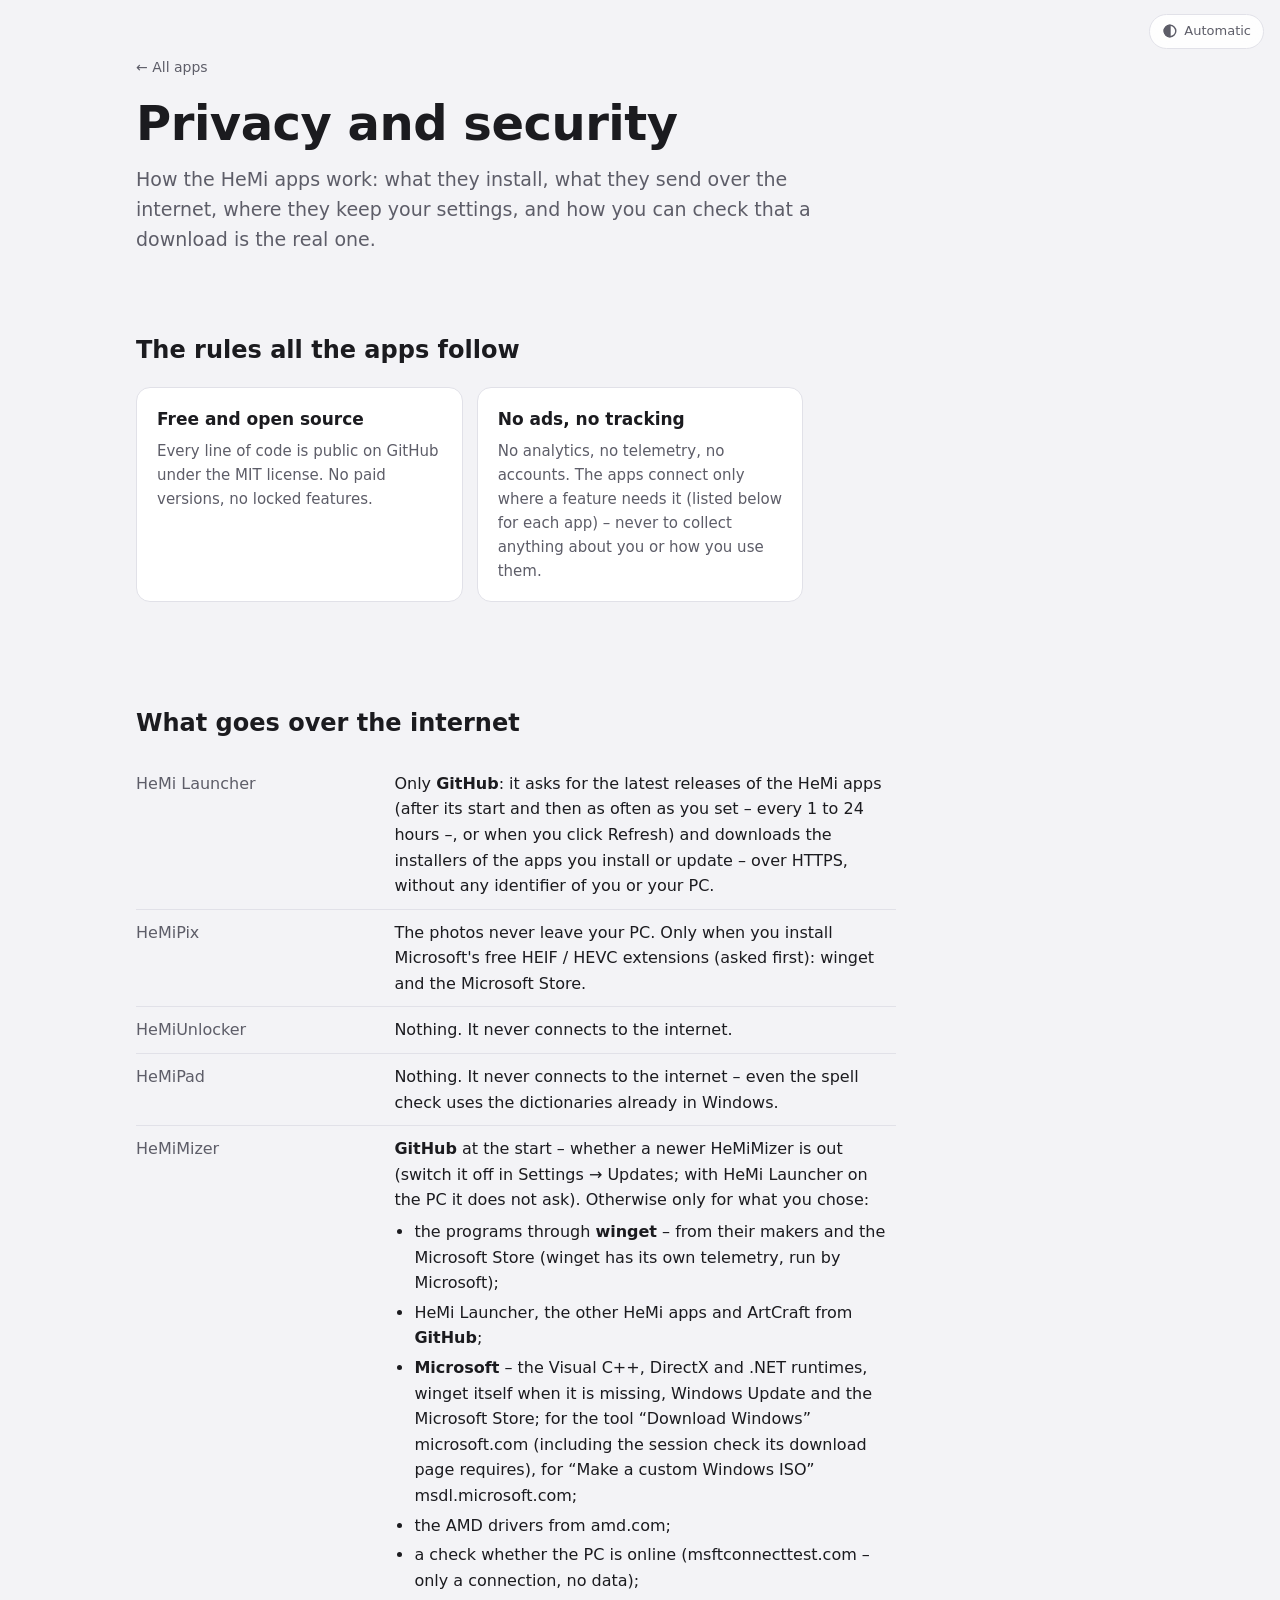
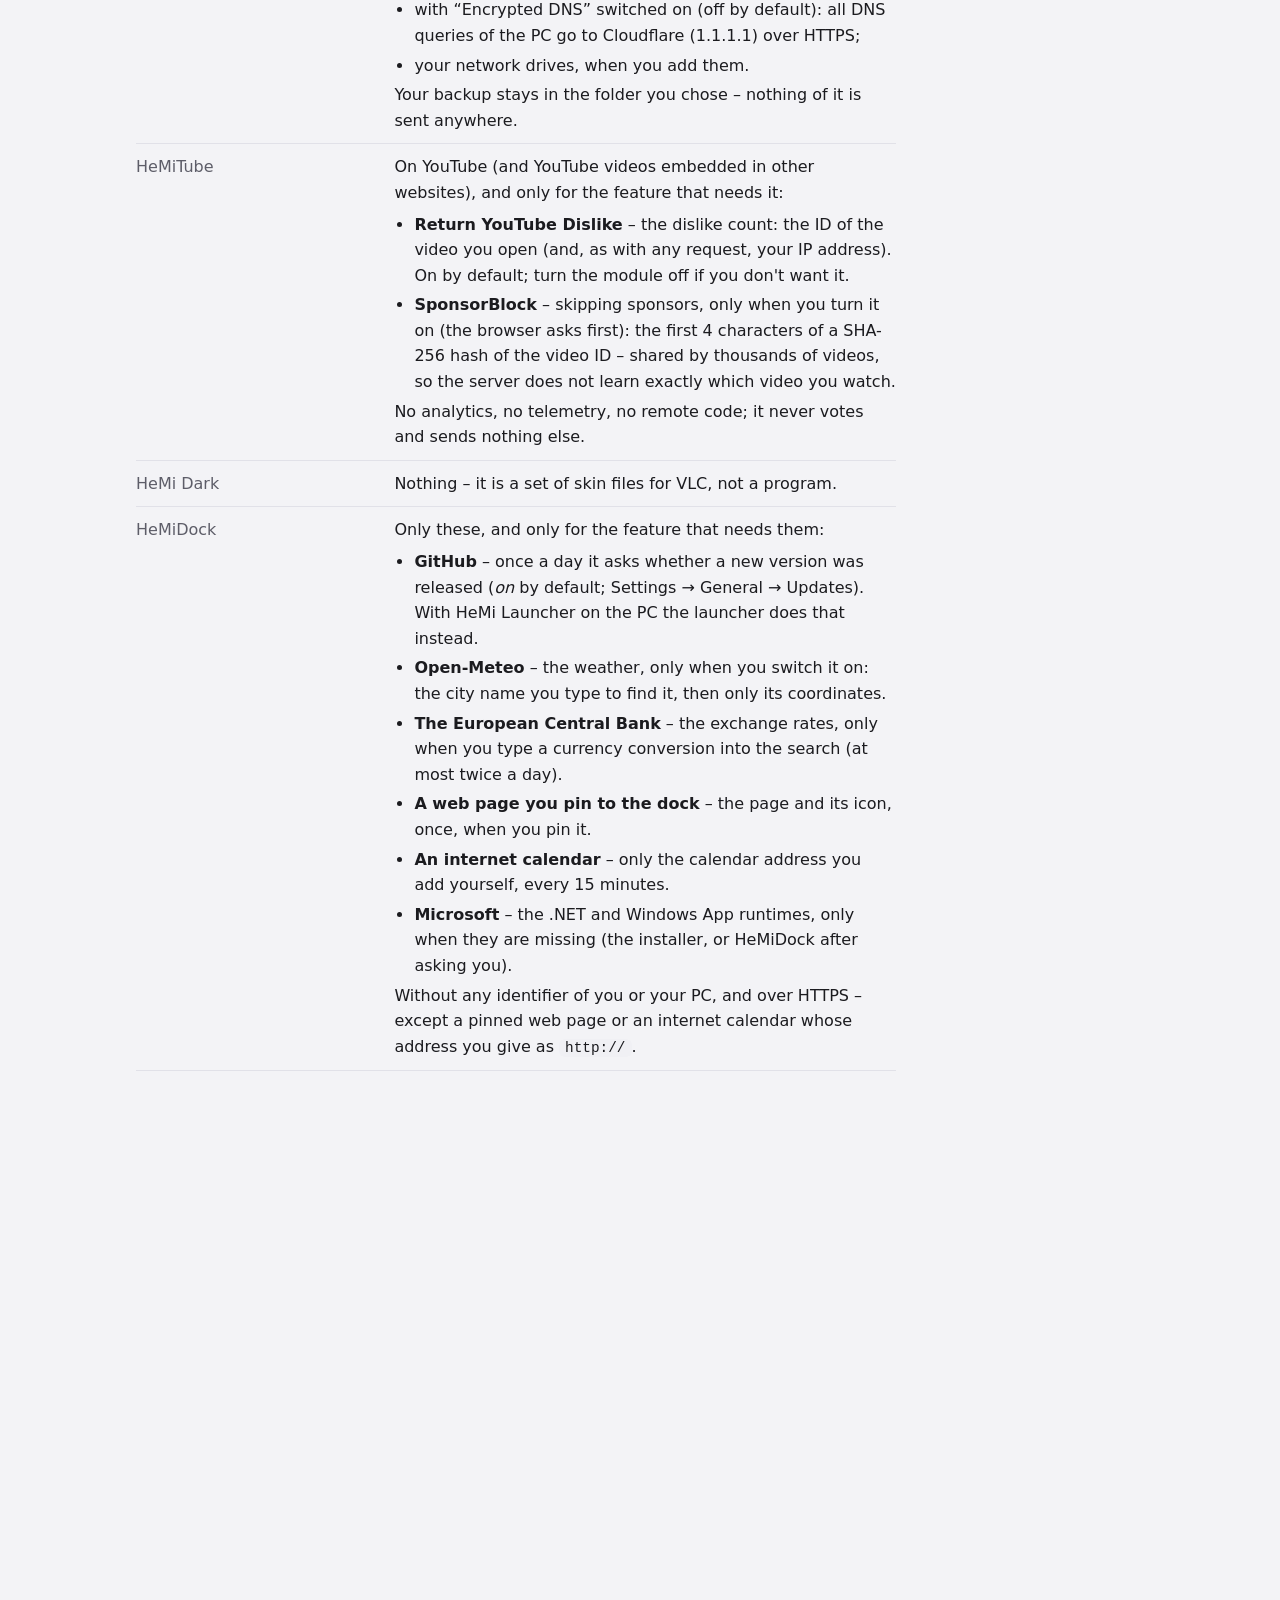
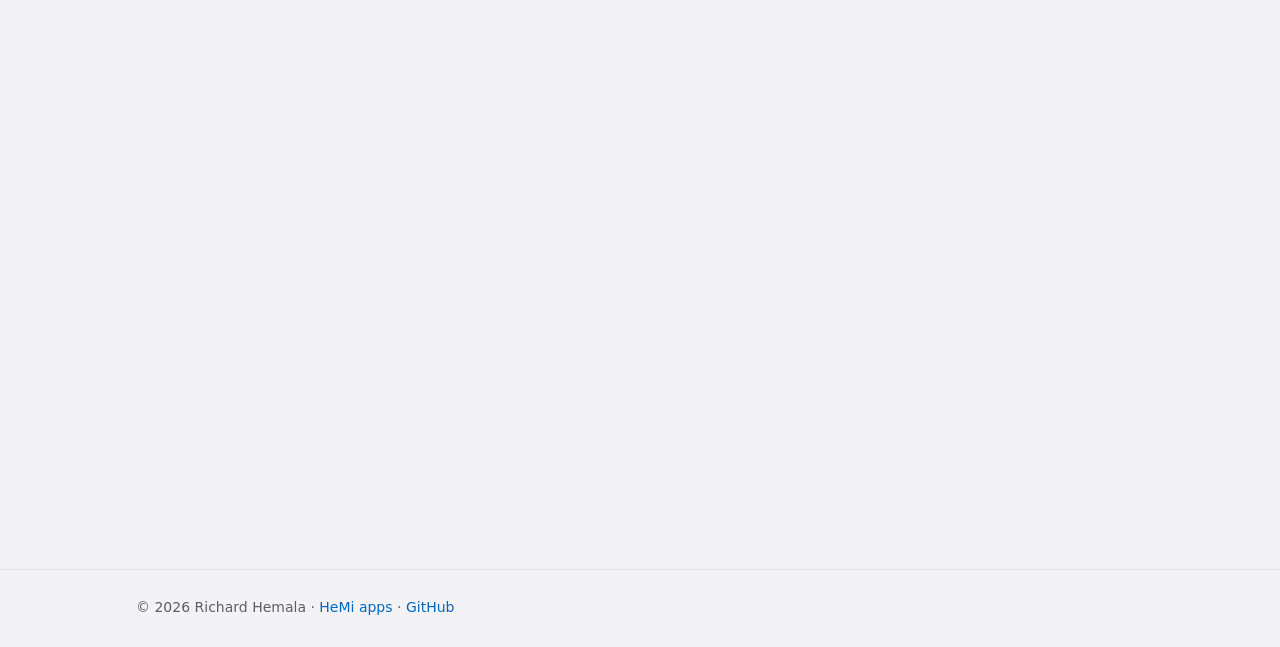
<file: code-signing.html>
<!doctype html>
<html lang="en">
<head>
  <meta charset="utf-8">
  <meta name="viewport" content="width=device-width, initial-scale=1">
  <meta name="referrer" content="strict-origin-when-cross-origin">
  <title>Privacy and security – HeMi apps</title>
  <link rel="canonical" href="https://hemal1k.github.io/about.html">
  <meta http-equiv="refresh" content="0; url=about.html">
  <link rel="icon" href="assets/favicon.svg?v=3" type="image/svg+xml">
  <link rel="icon" href="assets/favicon-32.png?v=3" sizes="32x32">
  <link rel="apple-touch-icon" href="assets/favicon-180.png?v=3">
  <script>try{var t=localStorage.getItem("hemi-theme");if(t==="light"||t==="dark")document.documentElement.setAttribute("data-theme",t)}catch(e){}</script>
  <link rel="stylesheet" href="assets/style.css?v=10">
</head>
<body>
<main class="wrap prose">
  <p>This page moved: <a href="about.html">Privacy and security</a>.</p>
</main>
</body>
</html>
</file>
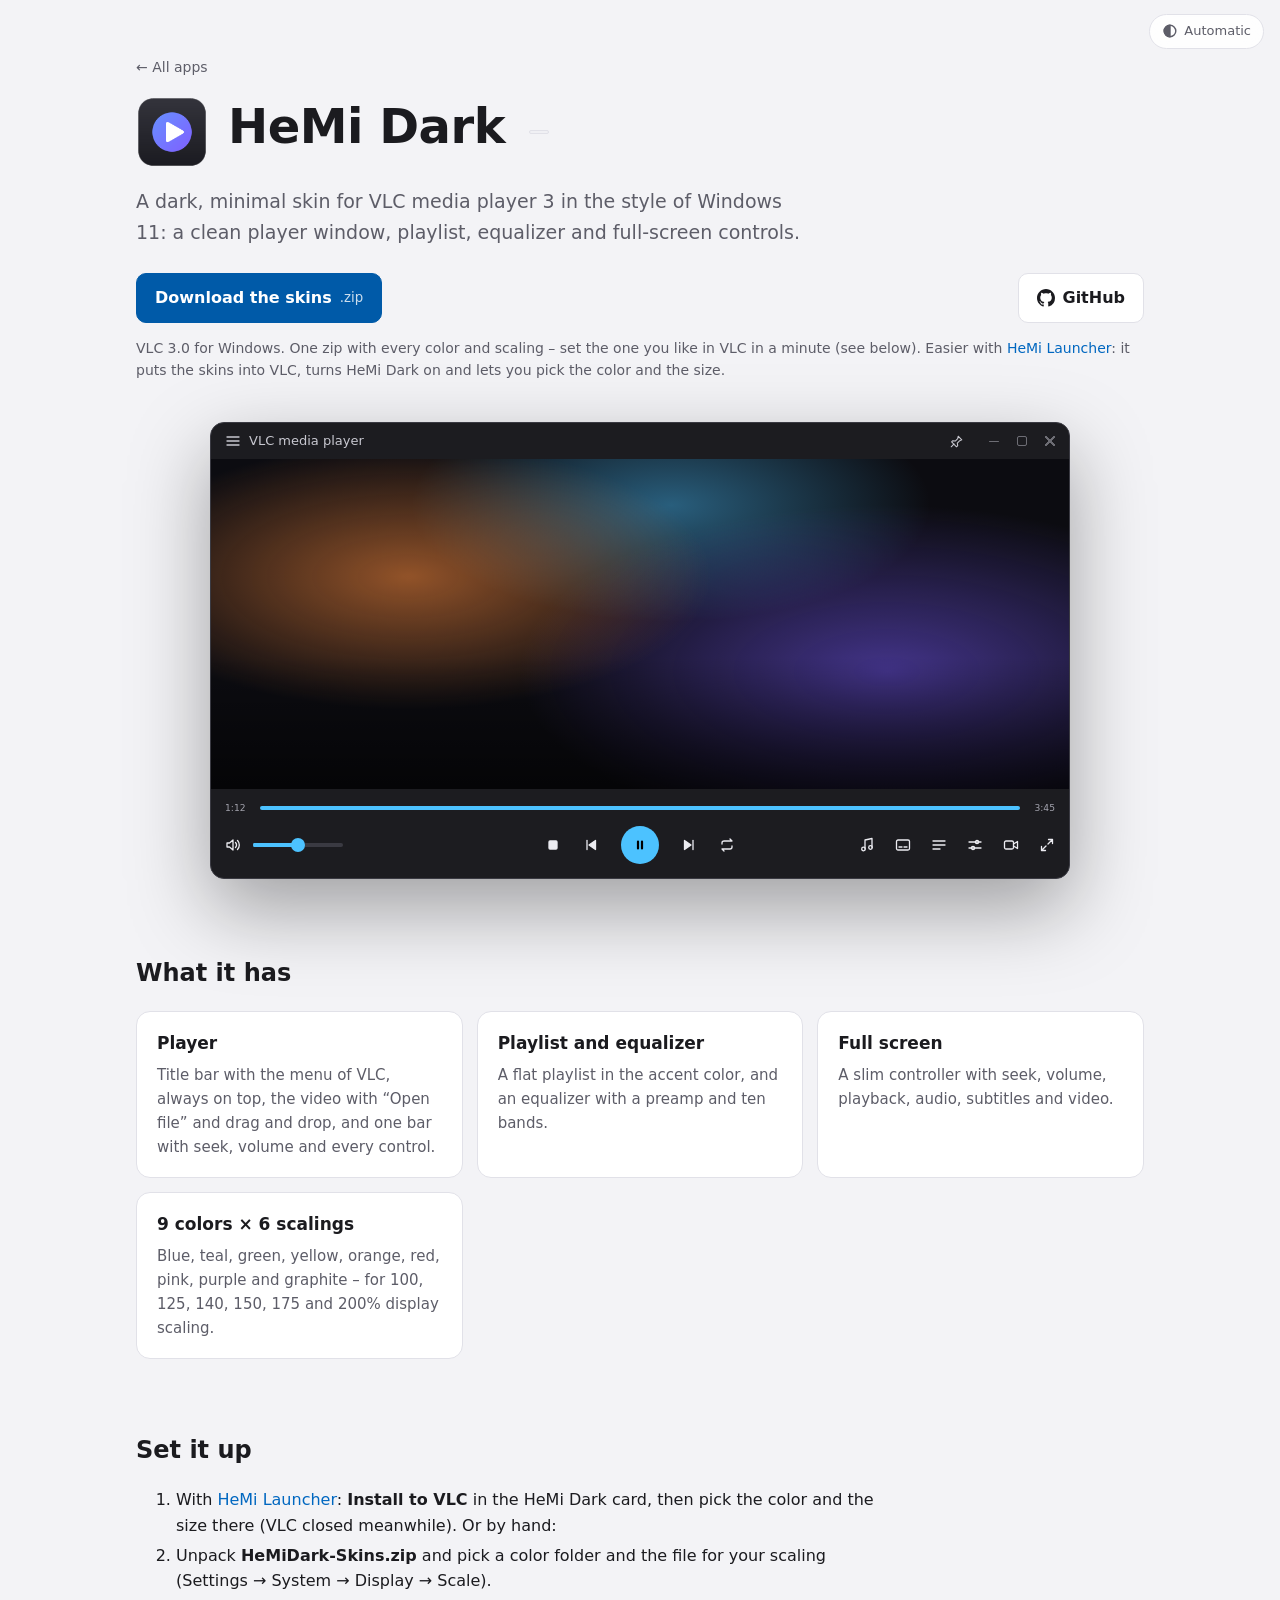
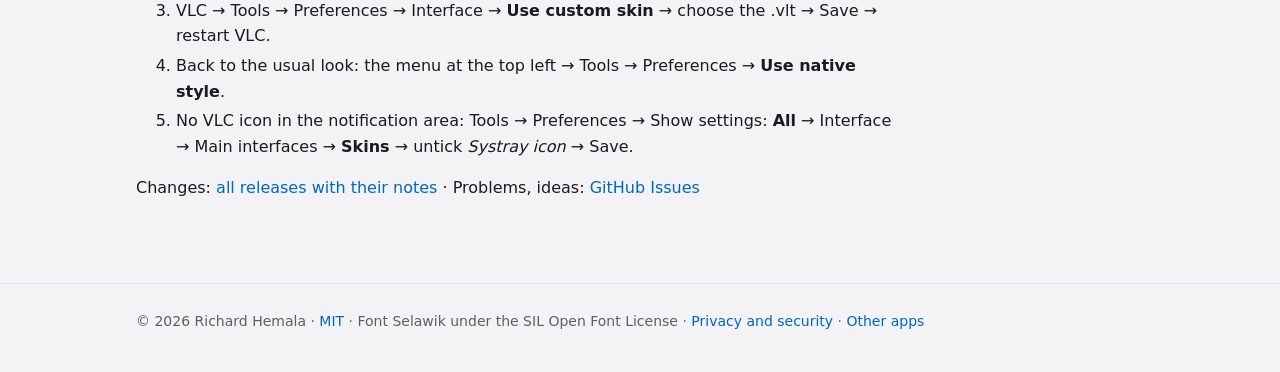
<file: hemidark.html>
<!doctype html>
<html lang="en">
<head>
  <meta charset="utf-8">
  <meta name="viewport" content="width=device-width, initial-scale=1">
  <meta name="referrer" content="strict-origin-when-cross-origin">
  <title>HeMi Dark – a dark skin for VLC</title>
  <meta name="description" content="A dark, minimal skin for VLC 3 in the style of Windows 11 – nine colors, every display scaling. Free and open source.">
  <meta property="og:type" content="website">
  <meta property="og:site_name" content="HeMi">
  <meta property="og:title" content="HeMi Dark">
  <meta property="og:description" content="A dark, minimal skin for VLC 3 in the style of Windows 11 – nine colors, every display scaling. Free and open source.">
  <meta property="og:url" content="https://hemal1k.github.io/hemidark.html">
  <link rel="canonical" href="https://hemal1k.github.io/hemidark.html">
  <meta property="og:image" content="https://hemal1k.github.io/assets/og-hemidark.png">
  <meta name="twitter:card" content="summary_large_image">
  <link rel="icon" href="assets/hemidark.png?v=3">
  <link rel="apple-touch-icon" href="assets/favicon-180.png?v=3">
  <script>try{var t=localStorage.getItem("hemi-theme");if(t==="light"||t==="dark")document.documentElement.setAttribute("data-theme",t)}catch(e){}</script>
  <link rel="stylesheet" href="assets/style.css?v=10">
  <link rel="stylesheet" href="assets/sketches.css?v=4">
  <script src="assets/site.js?v=6" defer></script>
</head>
<body>
<main class="wrap">
  <div class="hero">
    <p class="back"><a href="./">← All apps</a></p>
    <div class="app">
      <img src="assets/hemidark.png?v=3" alt="">
      <h1>HeMi Dark</h1>
      <span class="ver big" data-repo="HeMiDark" hidden></span>
    </div>
    <p class="lead">A dark, minimal skin for VLC media player 3 in the style of Windows 11: a clean player window, playlist, equalizer and full-screen controls.</p>
    <div class="buttons">
      <a class="btn primary" href="https://github.com/Hemal1k/HeMiDark/releases/latest/download/HeMiDark-Skins.zip">Download the skins <small>.zip</small></a>
      <a class="btn gh" href="https://github.com/Hemal1k/HeMiDark"><svg viewBox="0 0 16 16" width="18" height="18" fill="currentColor" aria-hidden="true"><path d="M8 0C3.58 0 0 3.58 0 8c0 3.54 2.29 6.53 5.47 7.59.4.07.55-.17.55-.38 0-.19-.01-.82-.01-1.49-2.01.37-2.53-.49-2.69-.94-.09-.23-.48-.94-.82-1.13-.28-.15-.68-.52-.01-.53.63-.01 1.08.58 1.23.82.72 1.21 1.87.87 2.33.66.07-.52.28-.87.51-1.07-1.78-.2-3.64-.89-3.64-3.95 0-.87.31-1.59.82-2.15-.08-.2-.36-1.02.08-2.12 0 0 .67-.21 2.2.82.64-.18 1.32-.27 2-.27.68 0 1.36.09 2 .27 1.53-1.04 2.2-.82 2.2-.82.44 1.1.16 1.92.08 2.12.51.56.82 1.27.82 2.15 0 3.07-1.87 3.75-3.65 3.95.29.25.54.73.54 1.48 0 1.07-.01 1.93-.01 2.2 0 .21.15.46.55.38A8.013 8.013 0 0016 8c0-4.42-3.58-8-8-8z"/></svg> GitHub</a>
    </div>
    <p class="note">VLC 3.0 for Windows. One zip with every color and scaling – set the one you like in VLC in a minute (see below). Easier with <a href="hemilauncher.html">HeMi Launcher</a>: it puts the skins into VLC, turns HeMi Dark on and lets you pick the color and the size.</p>
    <div class="sketch hero-shot sk-vlc" role="img" aria-label="VLC with the HeMi Dark skin, playing a video">
      <div class="sk-title"><svg class="i" viewBox="0 0 16 16"><path d="M2 4h12M2 8h12M2 12h12"/></svg>VLC media player<svg class="i" viewBox="0 0 16 16" style="width:13px;height:13px;margin-left:auto"><path d="M10 1.5l4.5 4.5-2.5 1-3 3 .5 3-1.5 1.5-6-6L3.5 7l3 .5 3-3z M5 11l-3.5 3.5"/></svg><span class="sk-win" style="margin-left:18px"><i></i><i></i><i></i></span></div>
      <div class="sk-video"><i></i></div>
      <div class="sk-vbar"><small>1:12</small><span class="sk-track"><i></i></span><small>3:45</small></div>
      <div class="sk-vctl">
        <span class="sk-vol"><svg class="i" viewBox="0 0 16 16"><path d="M2 6h2.5L8 3v10L4.5 10H2z"/><path d="M10.5 5.5a3.5 3.5 0 0 1 0 5M12.5 3.5a6.5 6.5 0 0 1 0 9"/></svg><span class="sk-slider"><i></i><b></b></span></span>
        <span class="sk-mid">
          <svg class="i" viewBox="0 0 16 16"><rect x="4" y="4" width="8" height="8" rx="1" fill="currentColor"/></svg>
          <svg class="i" viewBox="0 0 16 16"><path d="M4 3.5v9"/><path d="M12.5 3.5L6 8l6.5 4.5z" fill="currentColor"/></svg>
          <span class="sk-play"><svg class="i" viewBox="0 0 16 16" style="stroke-width:2.2"><path d="M6 4.5v7M10 4.5v7"/></svg></span>
          <svg class="i" viewBox="0 0 16 16"><path d="M12 3.5v9"/><path d="M3.5 3.5L10 8l-6.5 4.5z" fill="currentColor"/></svg>
          <svg class="i" viewBox="0 0 16 16"><path d="M3 7V6a2 2 0 0 1 2-2h8l-2-2M13 9v1a2 2 0 0 1-2 2H3l2 2"/></svg>
        </span>
        <span class="sk-right">
          <svg class="i" viewBox="0 0 16 16"><path d="M6 12V3l7-1.5v9"/><circle cx="4.5" cy="12" r="1.8"/><circle cx="11.5" cy="10.5" r="1.8"/></svg>
          <svg class="i" viewBox="0 0 16 16"><rect x="1.5" y="3" width="13" height="10" rx="1.5"/><path d="M4 10h3M9 10h3"/></svg>
          <svg class="i" viewBox="0 0 16 16"><path d="M2 4h12M2 8h12M2 12h7"/></svg>
          <svg class="i" viewBox="0 0 16 16"><path d="M2 5h12M2 11h12"/><circle cx="10" cy="5" r="1.6"/><circle cx="6" cy="11" r="1.6"/></svg>
          <svg class="i" viewBox="0 0 16 16"><rect x="1.5" y="4" width="9" height="8" rx="1.5"/><path d="M10.5 7l4-2.5v7l-4-2.5"/></svg>
          <svg class="i" viewBox="0 0 16 16"><path d="M9.5 2.5h4v4M13.5 2.5L9 7M6.5 13.5h-4v-4M2.5 13.5L7 9"/></svg>
        </span>
      </div>
    </div>
  </div>

  <section>
    <h2>What it has</h2>
    <div class="grid">
      <div class="card"><h3>Player</h3><p>Title bar with the menu of VLC, always on top, the video with “Open file” and drag and drop, and one bar with seek, volume and every control.</p></div>
      <div class="card"><h3>Playlist and equalizer</h3><p>A flat playlist in the accent color, and an equalizer with a preamp and ten bands.</p></div>
      <div class="card"><h3>Full screen</h3><p>A slim controller with seek, volume, playback, audio, subtitles and video.</p></div>
      <div class="card"><h3>9 colors × 6 scalings</h3><p>Blue, teal, green, yellow, orange, red, pink, purple and graphite – for 100, 125, 140, 150, 175 and 200% display scaling.</p></div>
    </div>
  </section>

  <section>
    <h2>Set it up</h2>
    <div class="prose">
      <ol>
        <li>With <a href="hemilauncher.html">HeMi Launcher</a>: <b>Install to VLC</b> in the HeMi Dark card, then pick the color and the size there (VLC closed meanwhile). Or by hand:</li>
        <li>Unpack <b>HeMiDark-Skins.zip</b> and pick a color folder and the file for your scaling (Settings → System → Display → Scale).</li>
        <li>VLC → Tools → Preferences → Interface → <b>Use custom skin</b> → choose the .vlt → Save → restart VLC.</li>
        <li>Back to the usual look: the menu at the top left → Tools → Preferences → <b>Use native style</b>.</li>
        <li>No VLC icon in the notification area: Tools → Preferences → Show settings: <b>All</b> → Interface → Main interfaces → <b>Skins</b> → untick <i>Systray icon</i> → Save.</li>
      </ol>
      <p>Changes: <a href="https://github.com/Hemal1k/HeMiDark/releases">all releases with their notes</a> · Problems, ideas: <a href="https://github.com/Hemal1k/HeMiDark/issues">GitHub Issues</a></p>
    </div>
  </section>
</main>

<footer>
  <div class="wrap">© 2026 Richard Hemala · <a href="https://github.com/Hemal1k/HeMiDark/blob/main/LICENSE">MIT</a> · Font Selawik under the SIL Open Font License · <a href="about.html">Privacy and security</a> · <a href="./">Other apps</a></div>
</footer>
</body>
</html>
</file>
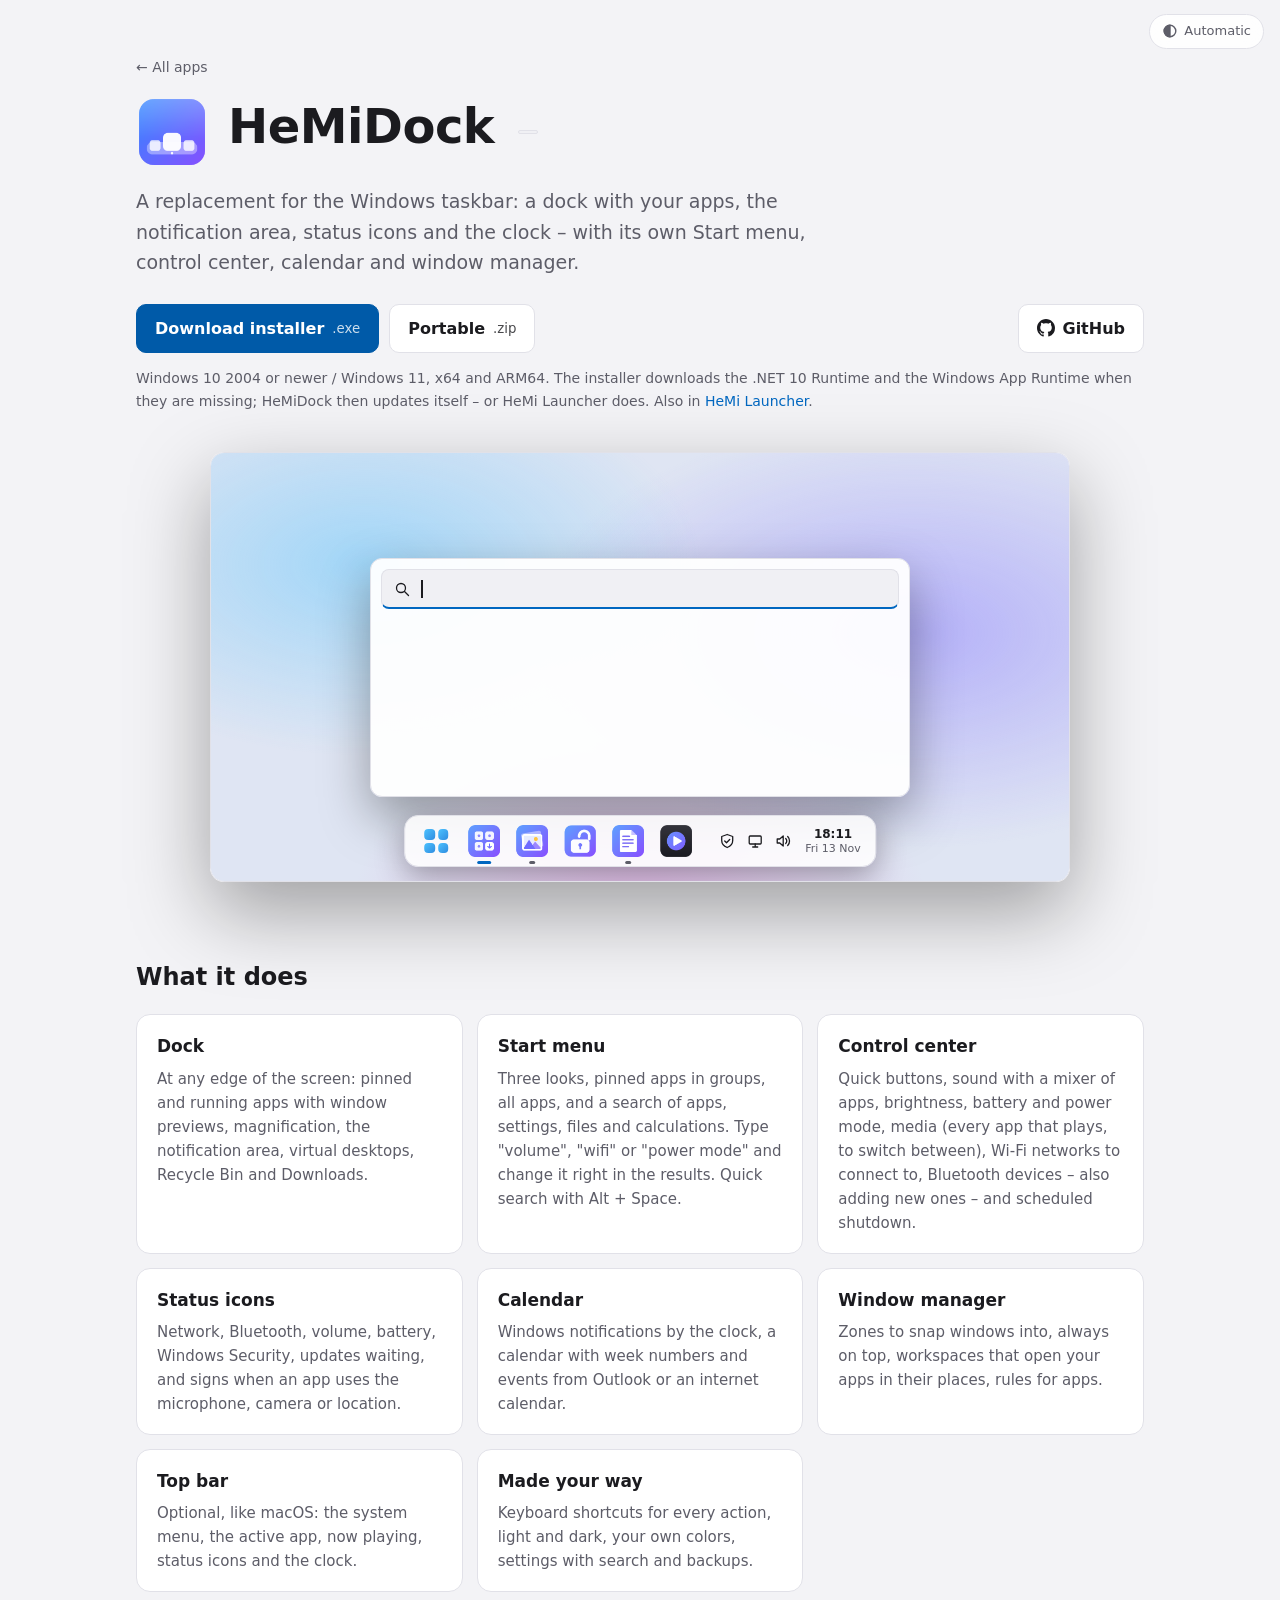
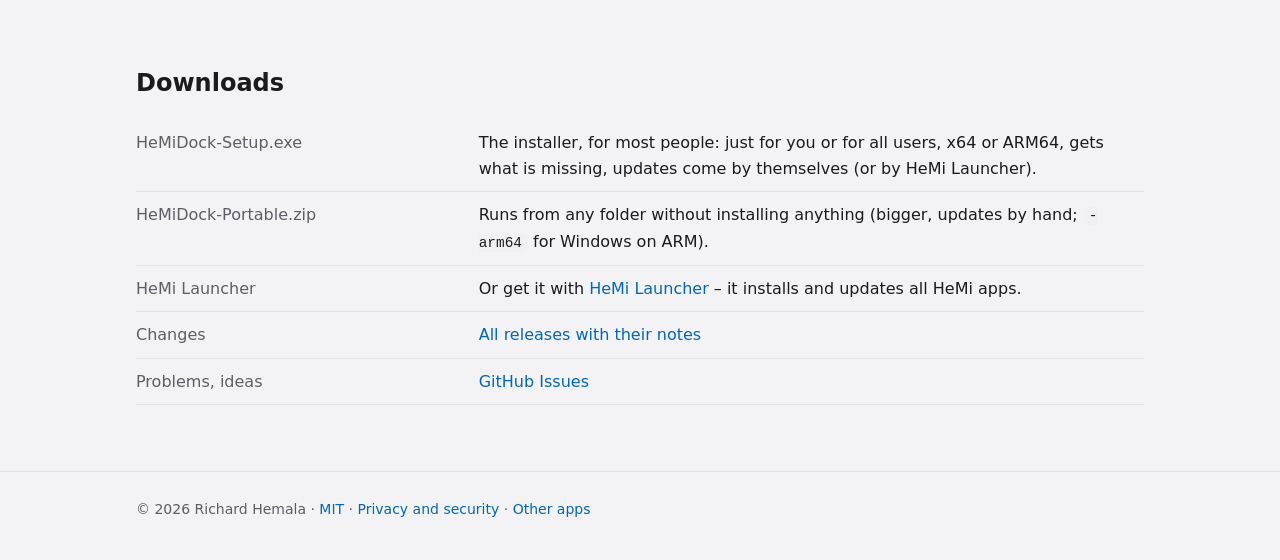
<file: hemidock.html>
<!doctype html>
<html lang="en">
<head>
  <meta charset="utf-8">
  <meta name="viewport" content="width=device-width, initial-scale=1">
  <meta name="referrer" content="strict-origin-when-cross-origin">
  <title>HeMiDock – a taskbar replacement for Windows</title>
  <meta name="description" content="A dock, Start menu, control center and window manager in place of the Windows taskbar. Free and open source.">
  <meta property="og:type" content="website">
  <meta property="og:site_name" content="HeMi">
  <meta property="og:title" content="HeMiDock">
  <meta property="og:description" content="A dock, Start menu, control center and window manager in place of the Windows taskbar. Free and open source.">
  <meta property="og:url" content="https://hemal1k.github.io/hemidock.html">
  <link rel="canonical" href="https://hemal1k.github.io/hemidock.html">
  <meta property="og:image" content="https://hemal1k.github.io/assets/og-hemidock.png">
  <meta name="twitter:card" content="summary_large_image">
  <link rel="icon" href="assets/hemidock.png?v=3">
  <link rel="apple-touch-icon" href="assets/favicon-180.png?v=3">
  <script>try{var t=localStorage.getItem("hemi-theme");if(t==="light"||t==="dark")document.documentElement.setAttribute("data-theme",t)}catch(e){}</script>
  <link rel="stylesheet" href="assets/style.css?v=10">
  <link rel="stylesheet" href="assets/sketches.css?v=4">
  <script src="assets/site.js?v=6" defer></script>
</head>
<body>
<main class="wrap">
  <div class="hero">
    <p class="back"><a href="./">← All apps</a></p>
    <div class="app">
      <img src="assets/hemidock.png?v=3" alt="">
      <h1>HeMiDock</h1>
      <span class="ver big" data-repo="HeMiDock" hidden></span>
    </div>
    <p class="lead">A replacement for the Windows taskbar: a dock with your apps, the notification area, status icons and the clock – with its own Start menu, control center, calendar and window manager.</p>
    <div class="buttons">
      <a class="btn primary" href="https://github.com/Hemal1k/HeMiDock/releases/latest/download/HeMiDock-Setup.exe">Download installer <small>.exe</small></a>
      <a class="btn" href="https://github.com/Hemal1k/HeMiDock/releases/latest/download/HeMiDock-Portable.zip">Portable <small>.zip</small></a>
      <a class="btn gh" href="https://github.com/Hemal1k/HeMiDock"><svg viewBox="0 0 16 16" width="18" height="18" fill="currentColor" aria-hidden="true"><path d="M8 0C3.58 0 0 3.58 0 8c0 3.54 2.29 6.53 5.47 7.59.4.07.55-.17.55-.38 0-.19-.01-.82-.01-1.49-2.01.37-2.53-.49-2.69-.94-.09-.23-.48-.94-.82-1.13-.28-.15-.68-.52-.01-.53.63-.01 1.08.58 1.23.82.72 1.21 1.87.87 2.33.66.07-.52.28-.87.51-1.07-1.78-.2-3.64-.89-3.64-3.95 0-.87.31-1.59.82-2.15-.08-.2-.36-1.02.08-2.12 0 0 .67-.21 2.2.82.64-.18 1.32-.27 2-.27.68 0 1.36.09 2 .27 1.53-1.04 2.2-.82 2.2-.82.44 1.1.16 1.92.08 2.12.51.56.82 1.27.82 2.15 0 3.07-1.87 3.75-3.65 3.95.29.25.54.73.54 1.48 0 1.07-.01 1.93-.01 2.2 0 .21.15.46.55.38A8.013 8.013 0 0016 8c0-4.42-3.58-8-8-8z"/></svg> GitHub</a>
    </div>
    <p class="note">Windows 10 2004 or newer / Windows 11, x64 and ARM64. The installer downloads the .NET 10 Runtime and the Windows App Runtime when they are missing; HeMiDock then updates itself – or HeMi Launcher does. Also in <a href="hemilauncher.html">HeMi Launcher</a>.</p>
    <div class="sketch hero-shot sk-desk open found set" role="img" aria-label="HeMiDock at the bottom of the screen; typing volume in the quick search gives the volume slider right in the results">
      <div class="sk-wall"><i></i></div>
      <div class="sk-qs">
        <div class="sk-qs-box"><svg class="i" viewBox="0 0 16 16"><circle cx="7" cy="7" r="4.5"/><path d="M10.5 10.5l4 4"/></svg><span class="sk-q-text">volume</span><i class="sk-caret"></i></div>
        <div class="sk-qs-res">
          <small class="sk-group">Quick controls</small>
          <div class="sk-qrow sk-hl"><svg class="i" viewBox="0 0 16 16"><path d="M2 6h2.5L8 3v10L4.5 10H2z"/><path d="M10.5 5.5a3.5 3.5 0 0 1 0 5M12.5 3.5a6.5 6.5 0 0 1 0 9"/></svg><span class="sk-name">Volume</span><span class="sk-slider sk-vslider"><i></i><b></b></span><em class="sk-qval">75</em></div>
          <div class="sk-qrow"><svg class="i" viewBox="0 0 16 16"><path d="M2 6h2.5L8 3v10L4.5 10H2z"/><path d="M10.5 6l4 4M14.5 6l-4 4"/></svg><span class="sk-name">Mute the sound</span><span class="sk-toggle"></span><span class="sk-onoff">Off</span></div>
          <small class="sk-group">Windows settings</small>
          <div class="sk-qrow"><svg class="i" viewBox="0 0 16 16"><circle cx="8" cy="8" r="2.2"/><path d="M8 1.5v2M8 12.5v2M1.5 8h2M12.5 8h2M3.4 3.4l1.4 1.4M11.2 11.2l1.4 1.4M3.4 12.6l1.4-1.4M11.2 4.8l1.4-1.4"/><circle cx="8" cy="8" r="4.3"/></svg><span class="sk-name">Sound</span></div>
        </div>
      </div>
      <div class="sk-dockbar">
        <span class="sk-startic"><i></i><i></i><i></i><i></i></span>
        <span class="sk-app run active"><img src="assets/hemilauncher.png?v=3" alt=""></span>
        <span class="sk-app run"><img src="assets/hemipix.png?v=3" alt=""></span>
        <span class="sk-app"><img src="assets/hemiunlocker.png?v=3" alt=""></span>
        <span class="sk-app run"><img src="assets/hemipad.png?v=3" alt=""></span>
        <span class="sk-app"><img src="assets/hemidark.png?v=3" alt=""></span>
        <span class="sk-tray">
          <svg class="i" viewBox="0 0 16 16"><path d="M8 1.5l5.5 2v4c0 3.5-2.5 5.8-5.5 7-3-1.2-5.5-3.5-5.5-7v-4z"/><path d="M5.5 8l1.8 1.8 3.2-3.3"/></svg>
          <svg class="i" viewBox="0 0 16 16"><rect x="2" y="3" width="12" height="8" rx="1"/><path d="M5.5 14h5M8 11v3"/></svg>
          <svg class="i" viewBox="0 0 16 16"><path d="M2 6h2.5L8 3v10L4.5 10H2z"/><path d="M10.5 5.5a3.5 3.5 0 0 1 0 5M12.5 3.5a6.5 6.5 0 0 1 0 9"/></svg>
        </span>
        <span class="sk-clock"><b>18:11</b><small>Fri 13 Nov</small></span>
      </div>
    </div>
  </div>

  <section>
    <h2>What it does</h2>
    <div class="grid">
      <div class="card"><h3>Dock</h3><p>At any edge of the screen: pinned and running apps with window previews, magnification, the notification area, virtual desktops, Recycle Bin and Downloads.</p></div>
      <div class="card"><h3>Start menu</h3><p>Three looks, pinned apps in groups, all apps, and a search of apps, settings, files and calculations. Type "volume", "wifi" or "power mode" and change it right in the results. Quick search with Alt + Space.</p></div>
      <div class="card"><h3>Control center</h3><p>Quick buttons, sound with a mixer of apps, brightness, battery and power mode, media (every app that plays, to switch between), Wi-Fi networks to connect to, Bluetooth devices – also adding new ones – and scheduled shutdown.</p></div>
      <div class="card"><h3>Status icons</h3><p>Network, Bluetooth, volume, battery, Windows Security, updates waiting, and signs when an app uses the microphone, camera or location.</p></div>
      <div class="card"><h3>Calendar</h3><p>Windows notifications by the clock, a calendar with week numbers and events from Outlook or an internet calendar.</p></div>
      <div class="card"><h3>Window manager</h3><p>Zones to snap windows into, always on top, workspaces that open your apps in their places, rules for apps.</p></div>
      <div class="card"><h3>Top bar</h3><p>Optional, like macOS: the system menu, the active app, now playing, status icons and the clock.</p></div>
      <div class="card"><h3>Made your way</h3><p>Keyboard shortcuts for every action, light and dark, your own colors, settings with search and backups.</p></div>
    </div>
  </section>

  <section>
    <h2>Downloads</h2>
    <table class="req">
      <tr><td>HeMiDock-Setup.exe</td><td>The installer, for most people: just for you or for all users, x64 or ARM64, gets what is missing, updates come by themselves (or by HeMi Launcher).</td></tr>
      <tr><td>HeMiDock-Portable.zip</td><td>Runs from any folder without installing anything (bigger, updates by hand; <code>-arm64</code> for Windows on ARM).</td></tr>
      <tr><td>HeMi Launcher</td><td>Or get it with <a href="hemilauncher.html">HeMi Launcher</a> – it installs and updates all HeMi apps.</td></tr>
      <tr><td>Changes</td><td><a href="https://github.com/Hemal1k/HeMiDock/releases">All releases with their notes</a></td></tr>
      <tr><td>Problems, ideas</td><td><a href="https://github.com/Hemal1k/HeMiDock/issues">GitHub Issues</a></td></tr>
    </table>
  </section>
</main>

<footer>
  <div class="wrap">© 2026 Richard Hemala · <a href="https://github.com/Hemal1k/HeMiDock/blob/main/LICENSE">MIT</a> · <a href="about.html">Privacy and security</a> · <a href="./">Other apps</a></div>
</footer>
</body>
</html>
</file>
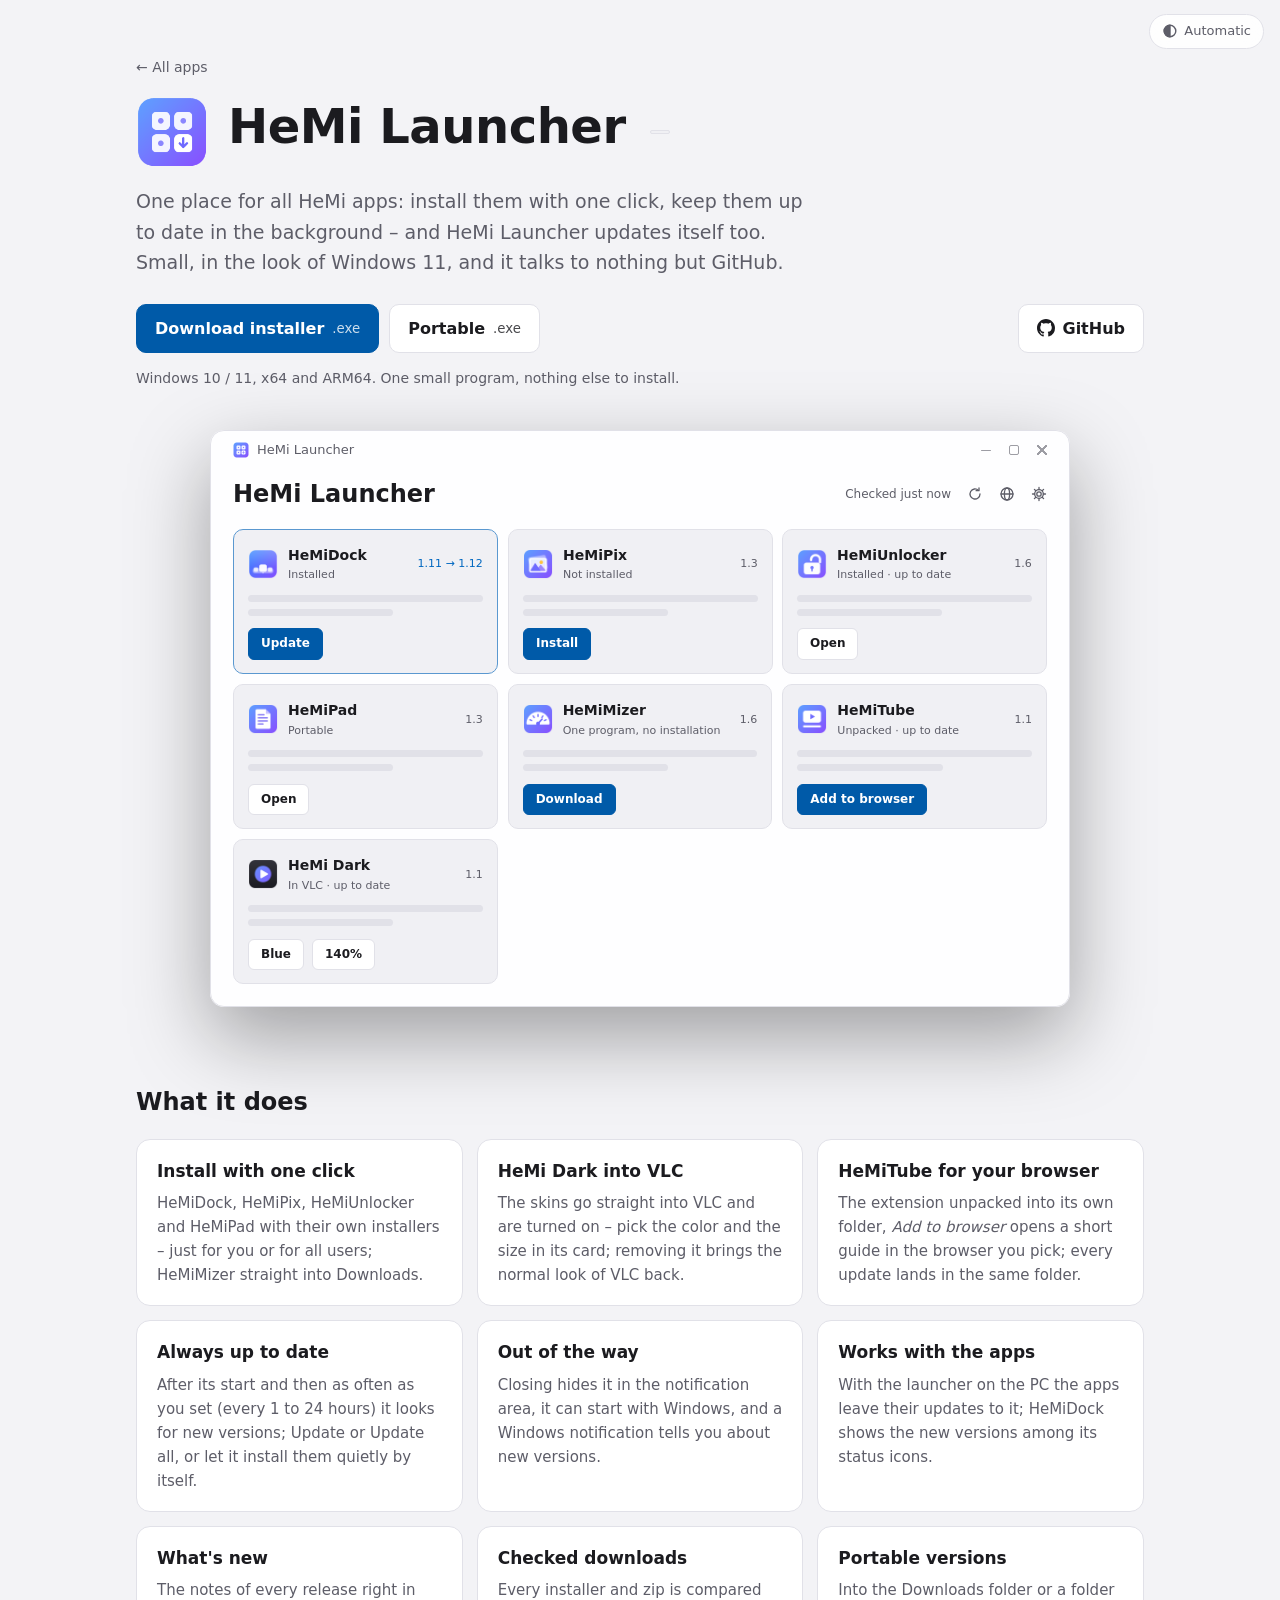
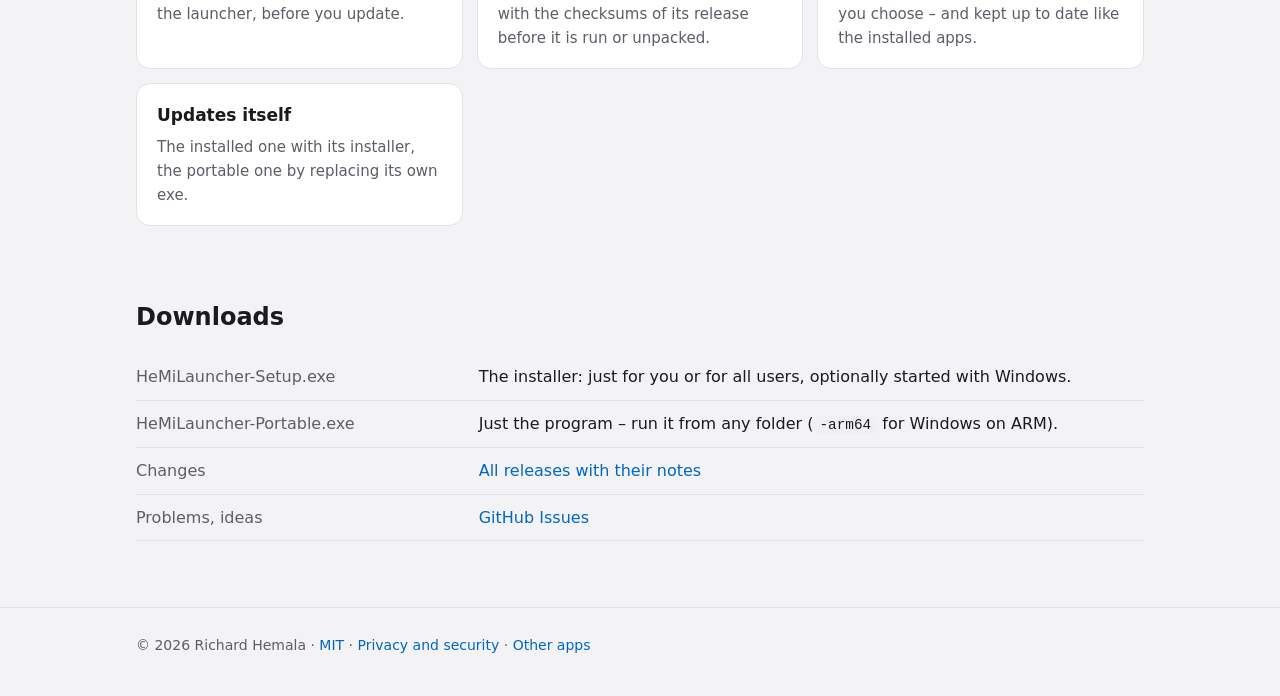
<file: hemilauncher.html>
<!doctype html>
<html lang="en">
<head>
  <meta charset="utf-8">
  <meta name="viewport" content="width=device-width, initial-scale=1">
  <meta name="referrer" content="strict-origin-when-cross-origin">
  <title>HeMi Launcher – installs and updates the HeMi apps</title>
  <meta name="description" content="HeMi Launcher installs the HeMi apps for Windows with one click and keeps them up to date in the background – and itself too. Free and open source.">
  <meta property="og:type" content="website">
  <meta property="og:site_name" content="HeMi">
  <meta property="og:title" content="HeMi Launcher">
  <meta property="og:description" content="Installs the HeMi apps for Windows with one click and keeps them up to date in the background. Free and open source.">
  <meta property="og:url" content="https://hemal1k.github.io/hemilauncher.html">
  <link rel="canonical" href="https://hemal1k.github.io/hemilauncher.html">
  <meta property="og:image" content="https://hemal1k.github.io/assets/og-hemilauncher.png">
  <meta name="twitter:card" content="summary_large_image">
  <link rel="icon" href="assets/hemilauncher.png?v=3">
  <link rel="apple-touch-icon" href="assets/favicon-180.png?v=3">
  <script>try{var t=localStorage.getItem("hemi-theme");if(t==="light"||t==="dark")document.documentElement.setAttribute("data-theme",t)}catch(e){}</script>
  <link rel="stylesheet" href="assets/style.css?v=10">
  <link rel="stylesheet" href="assets/sketches.css?v=4">
  <script src="assets/site.js?v=6" defer></script>
</head>
<body>
<main class="wrap">
  <div class="hero">
    <p class="back"><a href="./">← All apps</a></p>
    <div class="app">
      <img src="assets/hemilauncher.png?v=3" alt="">
      <h1>HeMi Launcher</h1>
      <span class="ver big" data-repo="HeMiLauncher" hidden></span>
    </div>
    <p class="lead">One place for all HeMi apps: install them with one click, keep them up to date in the background – and HeMi Launcher updates itself too. Small, in the look of Windows 11, and it talks to nothing but GitHub.</p>
    <div class="buttons">
      <a class="btn primary" href="https://github.com/Hemal1k/HeMiLauncher/releases/latest/download/HeMiLauncher-Setup.exe">Download installer <small>.exe</small></a>
      <a class="btn" href="https://github.com/Hemal1k/HeMiLauncher/releases/latest/download/HeMiLauncher-Portable.exe">Portable <small>.exe</small></a>
      <a class="btn gh" href="https://github.com/Hemal1k/HeMiLauncher"><svg viewBox="0 0 16 16" width="18" height="18" fill="currentColor" aria-hidden="true"><path d="M8 0C3.58 0 0 3.58 0 8c0 3.54 2.29 6.53 5.47 7.59.4.07.55-.17.55-.38 0-.19-.01-.82-.01-1.49-2.01.37-2.53-.49-2.69-.94-.09-.23-.48-.94-.82-1.13-.28-.15-.68-.52-.01-.53.63-.01 1.08.58 1.23.82.72 1.21 1.87.87 2.33.66.07-.52.28-.87.51-1.07-1.78-.2-3.64-.89-3.64-3.95 0-.87.31-1.59.82-2.15-.08-.2-.36-1.02.08-2.12 0 0 .67-.21 2.2.82.64-.18 1.32-.27 2-.27.68 0 1.36.09 2 .27 1.53-1.04 2.2-.82 2.2-.82.44 1.1.16 1.92.08 2.12.51.56.82 1.27.82 2.15 0 3.07-1.87 3.75-3.65 3.95.29.25.54.73.54 1.48 0 1.07-.01 1.93-.01 2.2 0 .21.15.46.55.38A8.013 8.013 0 0016 8c0-4.42-3.58-8-8-8z"/></svg> GitHub</a>
    </div>
    <p class="note">Windows 10 / 11, x64 and ARM64. One small program, nothing else to install.</p>
    <div class="sketch hero-shot" role="img" aria-label="HeMi Launcher: the HeMi apps as cards – one being installed, one with an update">
      <div class="sk-title"><img src="assets/hemilauncher.png?v=3" alt="">HeMi Launcher<span class="sk-win"><i></i><i></i><i></i></span></div>
      <div class="sk-head"><b>HeMi Launcher</b><span class="sk-tools"><small>Checked just now</small>
        <svg viewBox="0 0 16 16" aria-hidden="true"><path d="M13 8a5 5 0 1 1-1.5-3.6"/><path d="M12 1.8v2.9H9.1"/></svg>
        <svg viewBox="0 0 16 16" aria-hidden="true"><circle cx="8" cy="8" r="6"/><ellipse cx="8" cy="8" rx="2.6" ry="6"/><path d="M2 8h12"/></svg>
        <svg viewBox="0 0 16 16" aria-hidden="true"><circle cx="8" cy="8" r="2.2"/><path d="M8 1.5v2M8 12.5v2M1.5 8h2M12.5 8h2M3.4 3.4l1.4 1.4M11.2 11.2l1.4 1.4M3.4 12.6l1.4-1.4M11.2 4.8l1.4-1.4"/><circle cx="8" cy="8" r="4.3"/></svg></span></div>
      <div class="sk-grid">
        <div class="sk-card sk-update" style="--i:0"><div class="sk-top"><img src="assets/hemidock.png?v=3" alt=""><div><b>HeMiDock</b><small>Installed</small></div><em>1.11 → 1.12</em></div><i class="sk-line"></i><i class="sk-line sk-short"></i><div class="sk-btns"><span class="sk-btn sk-accent">Update</span></div></div>
        <div class="sk-card sk-install" style="--i:1"><div class="sk-top"><img src="assets/hemipix.png?v=3" alt=""><div><b>HeMiPix</b><small>Not installed</small></div><em>1.3</em></div><i class="sk-line"></i><i class="sk-line sk-short"></i><div class="sk-btns"><span class="sk-btn sk-accent sk-go">Install</span><span class="sk-progress"><span></span></span><span class="sk-done">✓ Installed</span></div></div>
        <div class="sk-card" style="--i:2"><div class="sk-top"><img src="assets/hemiunlocker.png?v=3" alt=""><div><b>HeMiUnlocker</b><small>Installed · up to date</small></div><em>1.6</em></div><i class="sk-line"></i><i class="sk-line sk-short"></i><div class="sk-btns"><span class="sk-btn">Open</span></div></div>
        <div class="sk-card" style="--i:3"><div class="sk-top"><img src="assets/hemipad.png?v=3" alt=""><div><b>HeMiPad</b><small>Portable</small></div><em>1.3</em></div><i class="sk-line"></i><i class="sk-line sk-short"></i><div class="sk-btns"><span class="sk-btn">Open</span></div></div>
        <div class="sk-card" style="--i:4"><div class="sk-top"><img src="assets/hemimizer.png?v=3" alt=""><div><b>HeMiMizer</b><small>One program, no installation</small></div><em>1.6</em></div><i class="sk-line"></i><i class="sk-line sk-short"></i><div class="sk-btns"><span class="sk-btn sk-accent">Download</span></div></div>
        <div class="sk-card" style="--i:5"><div class="sk-top"><img src="assets/hemitube.png?v=3" alt=""><div><b>HeMiTube</b><small>Unpacked · up to date</small></div><em>1.1</em></div><i class="sk-line"></i><i class="sk-line sk-short"></i><div class="sk-btns"><span class="sk-btn sk-accent">Add to browser</span></div></div>
        <div class="sk-card" style="--i:6"><div class="sk-top"><img src="assets/hemidark.png?v=3" alt=""><div><b>HeMi Dark</b><small>In VLC · up to date</small></div><em>1.1</em></div><i class="sk-line"></i><i class="sk-line sk-short"></i><div class="sk-btns"><span class="sk-btn">Blue</span><span class="sk-btn">140%</span></div></div>
      </div>
    </div>
  </div>

  <section>
    <h2>What it does</h2>
    <div class="grid">
      <div class="card"><h3>Install with one click</h3><p>HeMiDock, HeMiPix, HeMiUnlocker and HeMiPad with their own installers – just for you or for all users; HeMiMizer straight into Downloads.</p></div>
      <div class="card"><h3>HeMi Dark into VLC</h3><p>The skins go straight into VLC and are turned on – pick the color and the size in its card; removing it brings the normal look of VLC back.</p></div>
      <div class="card"><h3>HeMiTube for your browser</h3><p>The extension unpacked into its own folder, <i>Add to browser</i> opens a short guide in the browser you pick; every update lands in the same folder.</p></div>
      <div class="card"><h3>Always up to date</h3><p>After its start and then as often as you set (every 1 to 24 hours) it looks for new versions; Update or Update all, or let it install them quietly by itself.</p></div>
      <div class="card"><h3>Out of the way</h3><p>Closing hides it in the notification area, it can start with Windows, and a Windows notification tells you about new versions.</p></div>
      <div class="card"><h3>Works with the apps</h3><p>With the launcher on the PC the apps leave their updates to it; HeMiDock shows the new versions among its status icons.</p></div>
      <div class="card"><h3>What's new</h3><p>The notes of every release right in the launcher, before you update.</p></div>
      <div class="card"><h3>Checked downloads</h3><p>Every installer and zip is compared with the checksums of its release before it is run or unpacked.</p></div>
      <div class="card"><h3>Portable versions</h3><p>Into the Downloads folder or a folder you choose – and kept up to date like the installed apps.</p></div>
      <div class="card"><h3>Updates itself</h3><p>The installed one with its installer, the portable one by replacing its own exe.</p></div>
    </div>
  </section>

  <section>
    <h2>Downloads</h2>
    <table class="req">
      <tr><td>HeMiLauncher-Setup.exe</td><td>The installer: just for you or for all users, optionally started with Windows.</td></tr>
      <tr><td>HeMiLauncher-Portable.exe</td><td>Just the program – run it from any folder (<code>-arm64</code> for Windows on ARM).</td></tr>
      <tr><td>Changes</td><td><a href="https://github.com/Hemal1k/HeMiLauncher/releases">All releases with their notes</a></td></tr>
      <tr><td>Problems, ideas</td><td><a href="https://github.com/Hemal1k/HeMiLauncher/issues">GitHub Issues</a></td></tr>
    </table>
  </section>
</main>

<footer>
  <div class="wrap">© 2026 Richard Hemala · <a href="https://github.com/Hemal1k/HeMiLauncher/blob/main/LICENSE">MIT</a> · <a href="about.html">Privacy and security</a> · <a href="./">Other apps</a></div>
</footer>
</body>
</html>
</file>
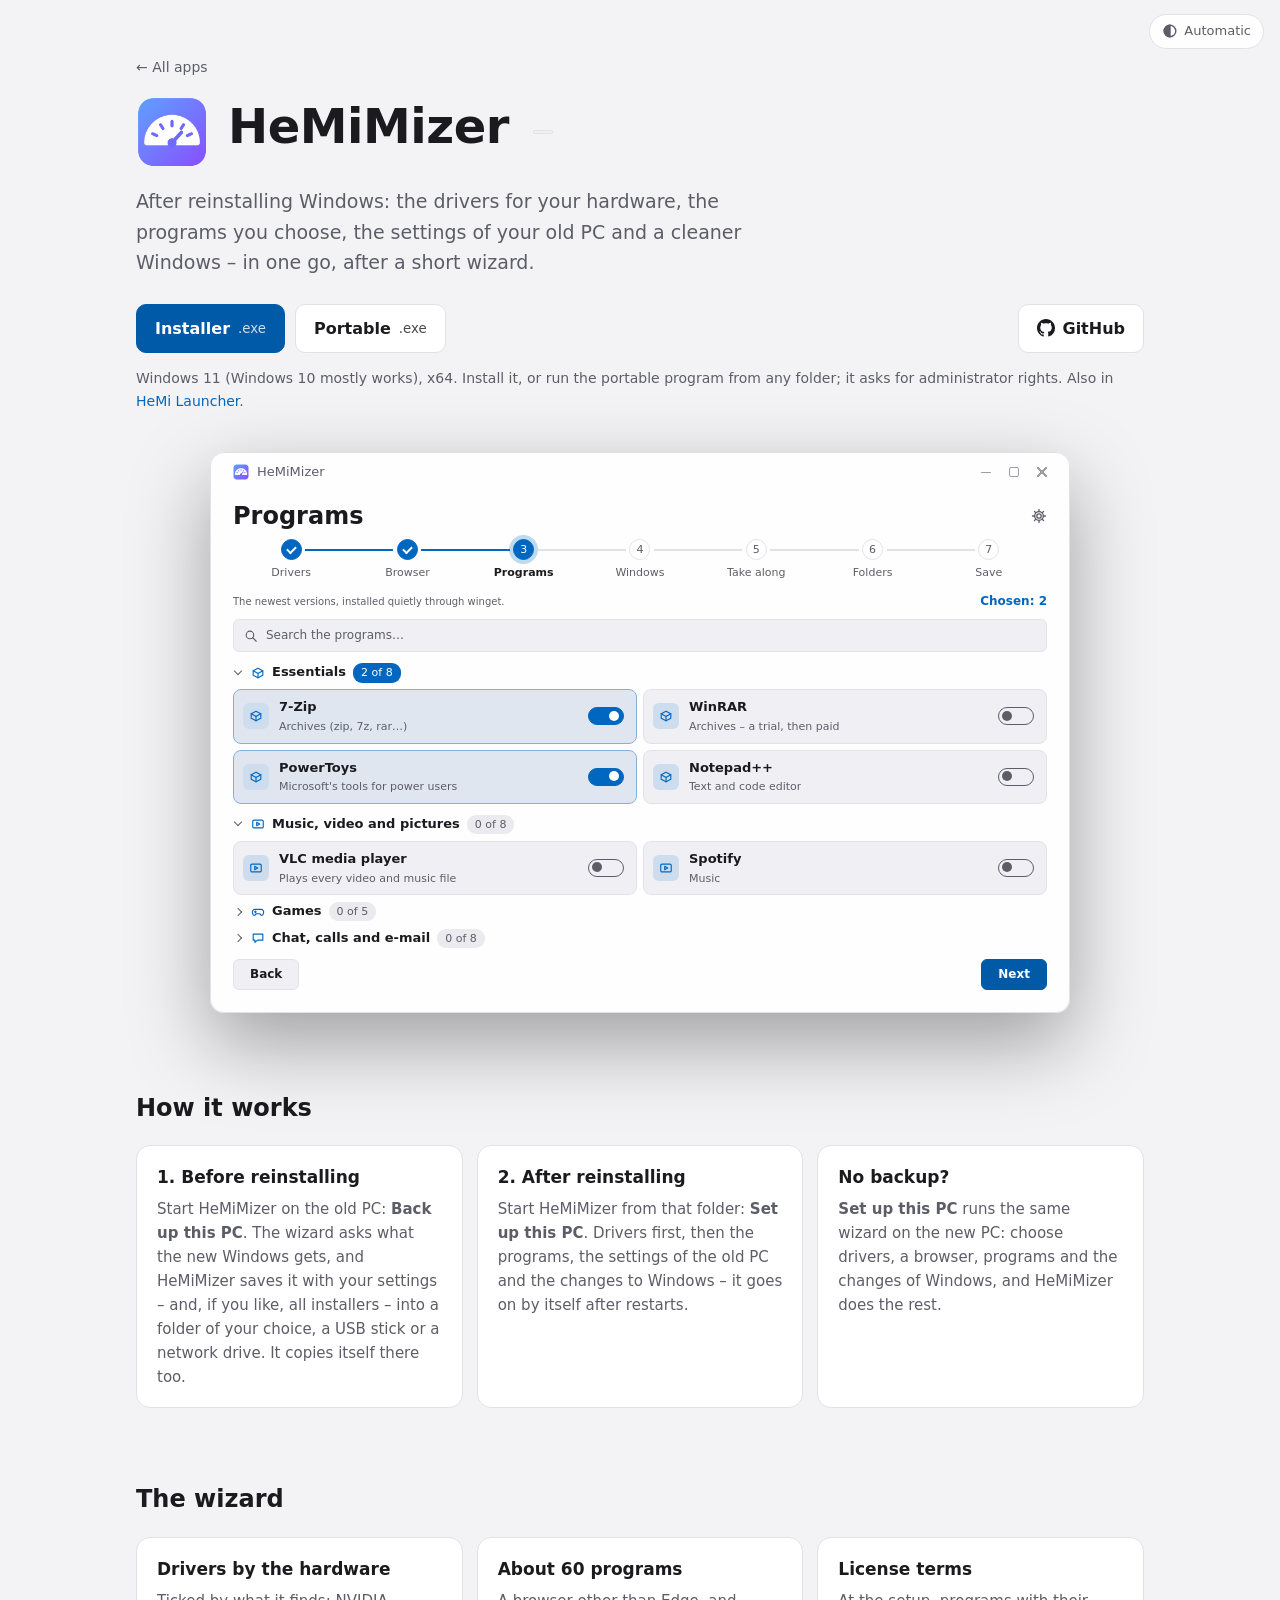
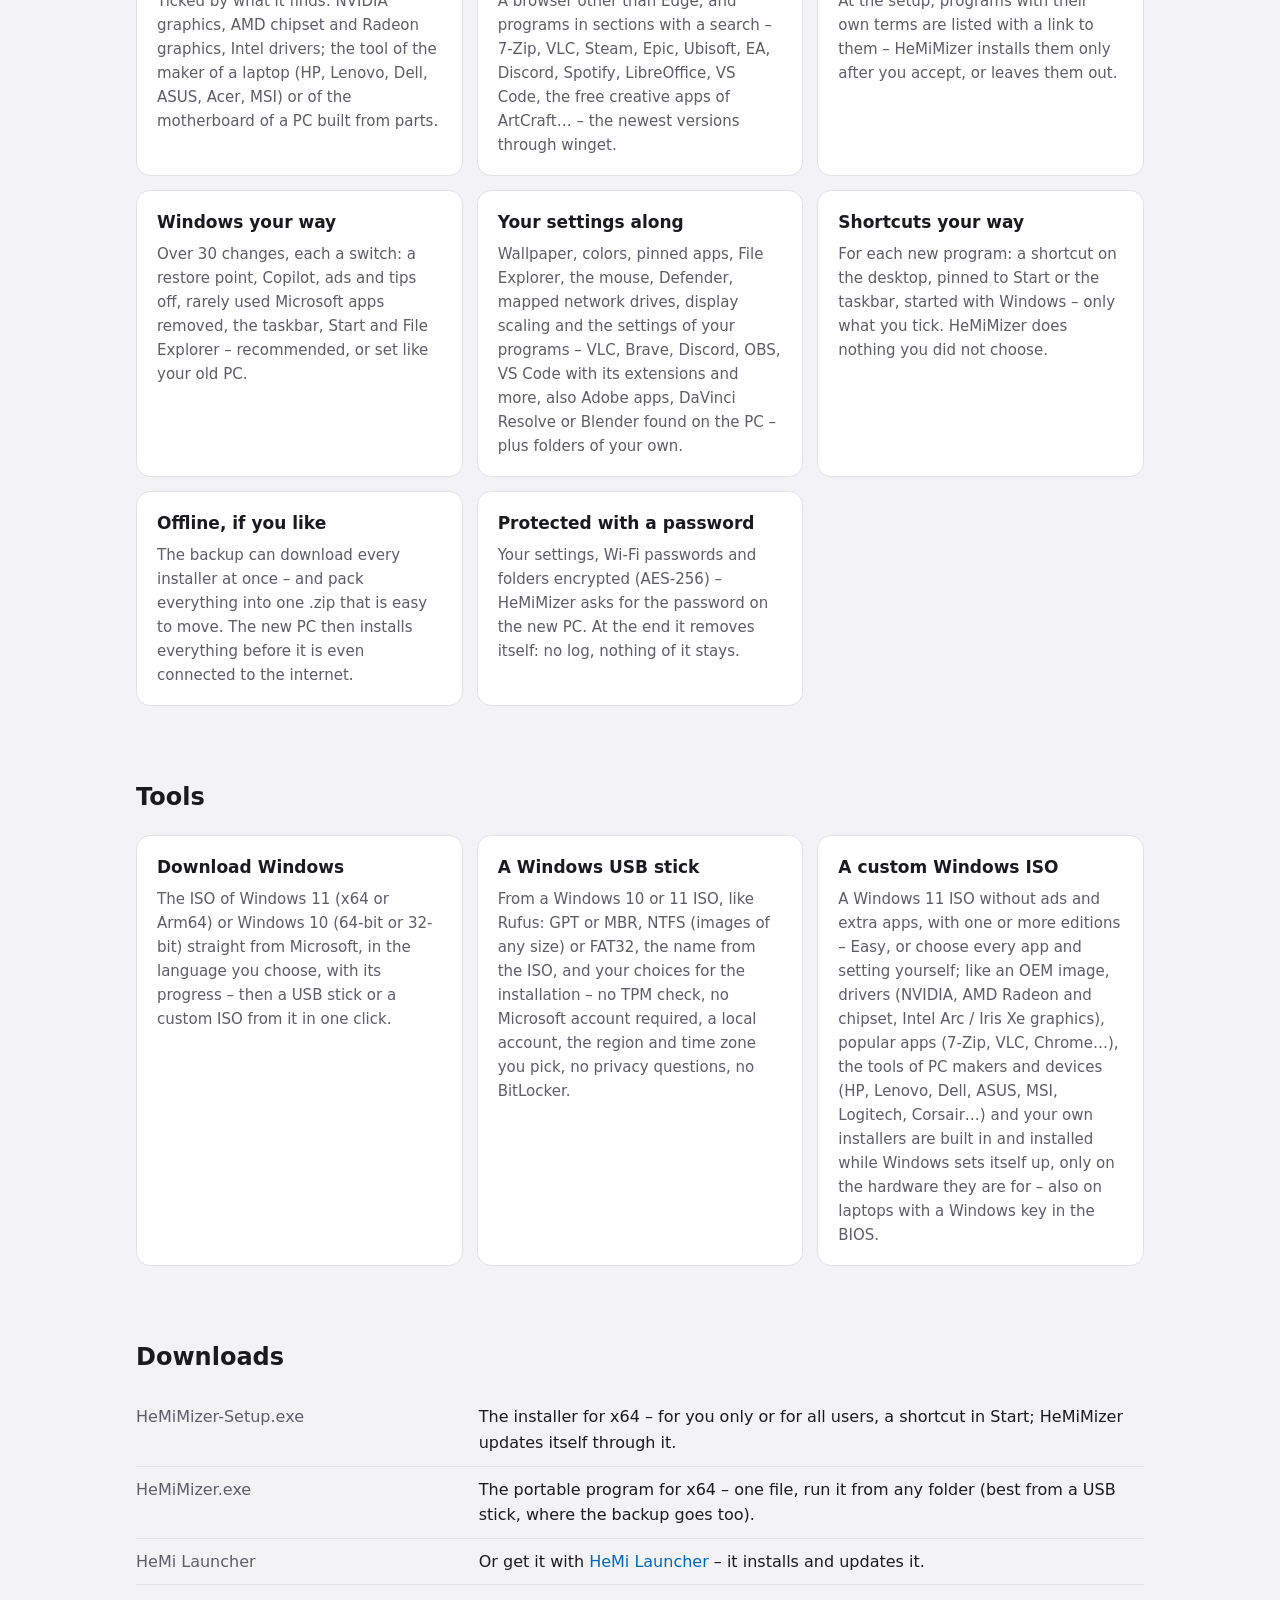
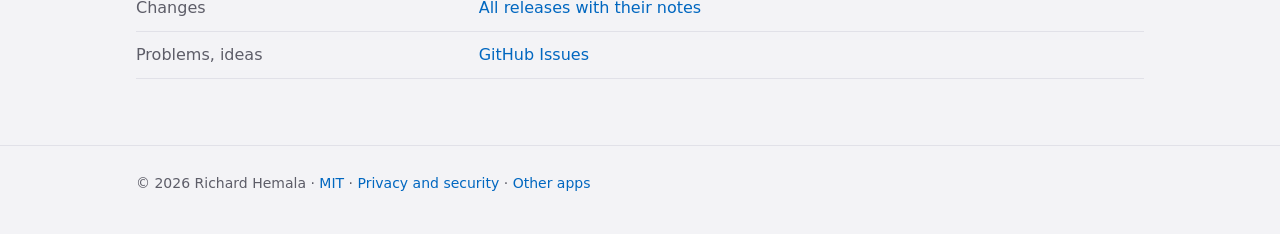
<file: hemimizer.html>
<!doctype html>
<html lang="en">
<head>
  <meta charset="utf-8">
  <meta name="viewport" content="width=device-width, initial-scale=1">
  <meta name="referrer" content="strict-origin-when-cross-origin">
  <title>HeMiMizer – gets a fresh Windows ready</title>
  <meta name="description" content="After reinstalling Windows: the drivers for your hardware, the programs you choose (through winget), the settings of your old PC and a cleaner Windows – after a short wizard. Free and open source.">
  <meta property="og:type" content="website">
  <meta property="og:site_name" content="HeMi">
  <meta property="og:title" content="HeMiMizer">
  <meta property="og:description" content="After reinstalling Windows: drivers, programs through winget, the settings of your old PC and a cleaner Windows – after a short wizard.">
  <meta property="og:url" content="https://hemal1k.github.io/hemimizer.html">
  <link rel="canonical" href="https://hemal1k.github.io/hemimizer.html">
  <meta property="og:image" content="https://hemal1k.github.io/assets/og-hemi.png">
  <meta name="twitter:card" content="summary_large_image">
  <link rel="icon" href="assets/hemimizer.png?v=3">
  <link rel="apple-touch-icon" href="assets/favicon-180.png?v=3">
  <script>try{var t=localStorage.getItem("hemi-theme");if(t==="light"||t==="dark")document.documentElement.setAttribute("data-theme",t)}catch(e){}</script>
  <link rel="stylesheet" href="assets/style.css?v=10">
  <link rel="stylesheet" href="assets/sketches.css?v=4">
  <script src="assets/site.js?v=6" defer></script>
</head>
<body>
<main class="wrap">
  <div class="hero">
    <p class="back"><a href="./">← All apps</a></p>
    <div class="app">
      <img src="assets/hemimizer.png?v=3" alt="">
      <h1>HeMiMizer</h1>
      <span class="ver big" data-repo="HeMiMizer" hidden></span>
    </div>
    <p class="lead">After reinstalling Windows: the drivers for your hardware, the programs you choose, the settings of your old PC and a cleaner Windows – in one go, after a short wizard.</p>
    <div class="buttons">
      <a class="btn primary" href="https://github.com/Hemal1k/HeMiMizer/releases/latest/download/HeMiMizer-Setup.exe">Installer <small>.exe</small></a>
      <a class="btn" href="https://github.com/Hemal1k/HeMiMizer/releases/latest/download/HeMiMizer.exe">Portable <small>.exe</small></a>
      <a class="btn gh" href="https://github.com/Hemal1k/HeMiMizer"><svg viewBox="0 0 16 16" width="18" height="18" fill="currentColor" aria-hidden="true"><path d="M8 0C3.58 0 0 3.58 0 8c0 3.54 2.29 6.53 5.47 7.59.4.07.55-.17.55-.38 0-.19-.01-.82-.01-1.49-2.01.37-2.53-.49-2.69-.94-.09-.23-.48-.94-.82-1.13-.28-.15-.68-.52-.01-.53.63-.01 1.08.58 1.23.82.72 1.21 1.87.87 2.33.66.07-.52.28-.87.51-1.07-1.78-.2-3.64-.89-3.64-3.95 0-.87.31-1.59.82-2.15-.08-.2-.36-1.02.08-2.12 0 0 .67-.21 2.2.82.64-.18 1.32-.27 2-.27.68 0 1.36.09 2 .27 1.53-1.04 2.2-.82 2.2-.82.44 1.1.16 1.92.08 2.12.51.56.82 1.27.82 2.15 0 3.07-1.87 3.75-3.65 3.95.29.25.54.73.54 1.48 0 1.07-.01 1.93-.01 2.2 0 .21.15.46.55.38A8.013 8.013 0 0016 8c0-4.42-3.58-8-8-8z"/></svg> GitHub</a>
    </div>
    <p class="note">Windows 11 (Windows 10 mostly works), x64. Install it, or run the portable program from any folder; it asks for administrator rights. Also in <a href="hemilauncher.html">HeMi Launcher</a>.</p>
    <div class="sketch hero-shot sk-mz" role="img" aria-label="HeMiMizer: the wizard, programs being chosen">
      <div class="sk-title"><img src="assets/hemimizer.png?v=3" alt="">HeMiMizer<span class="sk-win"><i></i><i></i><i></i></span></div>
      <div class="sk-head"><b>Programs</b><span class="sk-tools"><svg viewBox="0 0 16 16" aria-hidden="true"><circle cx="8" cy="8" r="2.2"/><path d="M8 1.5v2M8 12.5v2M1.5 8h2M12.5 8h2M3.4 3.4l1.4 1.4M11.2 11.2l1.4 1.4M3.4 12.6l1.4-1.4M11.2 4.8l1.4-1.4"/><circle cx="8" cy="8" r="4.3"/></svg></span></div>
      <ol class="sk-steps">
        <li class="done"><i></i><span>Drivers</span></li>
        <li class="done"><i></i><span>Browser</span></li>
        <li class="now"><i>3</i><span>Programs</span></li>
        <li><i>4</i><span>Windows</span></li>
        <li><i>5</i><span>Take along</span></li>
        <li><i>6</i><span>Folders</span></li>
        <li><i>7</i><span>Save</span></li>
      </ol>
      <div class="sk-mz-intro"><small>The newest versions, installed quietly through winget.</small><b class="sk-chosen">Chosen: <span data-count="all">5</span></b></div>
      <div class="sk-search"><svg viewBox="0 0 16 16" aria-hidden="true"><circle cx="6.8" cy="6.8" r="4.3"/><path d="M10 10l4 4"/></svg>Search the programs…</div>
      <div class="sk-fold"><span class="sk-chev"></span><svg viewBox="0 0 16 16" aria-hidden="true"><path d="M2.5 5.5L8 2.5l5.5 3v5L8 13.5l-5.5-3z"/><path d="M2.5 5.5L8 8.5l5.5-3M8 8.5v5"/></svg><b>Essentials</b><em data-count="ess">3 of 8</em></div>
      <div class="sk-mz-grid">
        <div class="sk-choice on" data-group="ess"><span class="sk-ic"><svg viewBox="0 0 16 16" aria-hidden="true"><path d="M2.5 5.5L8 2.5l5.5 3v5L8 13.5l-5.5-3z"/><path d="M2.5 5.5L8 8.5l5.5-3M8 8.5v5"/></svg></span><div class="sk-name"><b>7-Zip</b><small>Archives (zip, 7z, rar…)</small></div><span class="sk-toggle"></span></div>
        <div class="sk-choice" data-group="ess"><span class="sk-ic"><svg viewBox="0 0 16 16" aria-hidden="true"><path d="M2.5 5.5L8 2.5l5.5 3v5L8 13.5l-5.5-3z"/><path d="M2.5 5.5L8 8.5l5.5-3M8 8.5v5"/></svg></span><div class="sk-name"><b>WinRAR</b><small>Archives – a trial, then paid</small></div><span class="sk-toggle"></span></div>
        <div class="sk-choice on" data-group="ess"><span class="sk-ic"><svg viewBox="0 0 16 16" aria-hidden="true"><path d="M2.5 5.5L8 2.5l5.5 3v5L8 13.5l-5.5-3z"/><path d="M2.5 5.5L8 8.5l5.5-3M8 8.5v5"/></svg></span><div class="sk-name"><b>PowerToys</b><small>Microsoft's tools for power users</small></div><span class="sk-toggle"></span></div>
        <div class="sk-choice on" data-group="ess"><span class="sk-ic"><svg viewBox="0 0 16 16" aria-hidden="true"><path d="M2.5 5.5L8 2.5l5.5 3v5L8 13.5l-5.5-3z"/><path d="M2.5 5.5L8 8.5l5.5-3M8 8.5v5"/></svg></span><div class="sk-name"><b>Notepad++</b><small>Text and code editor</small></div><span class="sk-toggle"></span></div>
      </div>
      <div class="sk-fold"><span class="sk-chev"></span><svg viewBox="0 0 16 16" aria-hidden="true"><rect x="2" y="3.5" width="12" height="9" rx="1.5"/><path d="M6.5 6v4l3.5-2z"/></svg><b>Music, video and pictures</b><em data-count="media">2 of 8</em></div>
      <div class="sk-mz-grid">
        <div class="sk-choice on" data-group="media"><span class="sk-ic"><svg viewBox="0 0 16 16" aria-hidden="true"><rect x="2" y="3.5" width="12" height="9" rx="1.5"/><path d="M6.5 6v4l3.5-2z"/></svg></span><div class="sk-name"><b>VLC media player</b><small>Plays every video and music file</small></div><span class="sk-toggle"></span></div>
        <div class="sk-choice on" data-group="media"><span class="sk-ic"><svg viewBox="0 0 16 16" aria-hidden="true"><rect x="2" y="3.5" width="12" height="9" rx="1.5"/><path d="M6.5 6v4l3.5-2z"/></svg></span><div class="sk-name"><b>Spotify</b><small>Music</small></div><span class="sk-toggle"></span></div>
      </div>
      <div class="sk-fold folded"><span class="sk-chev"></span><svg viewBox="0 0 16 16" aria-hidden="true"><path d="M4.5 5h7a3 3 0 012.8 4l-.6 1.8a1.5 1.5 0 01-2.6.4L10 10H6l-1.1 1.2a1.5 1.5 0 01-2.6-.4L1.7 9a3 3 0 012.8-4z"/><path d="M5 6.8v2M4 7.8h2"/></svg><b>Games</b><em class="off">0 of 5</em></div>
      <div class="sk-fold folded"><span class="sk-chev"></span><svg viewBox="0 0 16 16" aria-hidden="true"><path d="M2.5 3.5h11v7h-6l-3 2.5v-2.5h-2z"/></svg><b>Chat, calls and e-mail</b><em class="off">0 of 8</em></div>
      <div class="sk-foot"><span class="sk-btn">Back</span><span class="sk-btn sk-accent">Next</span></div>
    </div>
  </div>

  <section>
    <h2>How it works</h2>
    <div class="grid">
      <div class="card"><h3>1. Before reinstalling</h3><p>Start HeMiMizer on the old PC: <b>Back up this PC</b>. The wizard asks what the new Windows gets, and HeMiMizer saves it with your settings – and, if you like, all installers – into a folder of your choice, a USB stick or a network drive. It copies itself there too.</p></div>
      <div class="card"><h3>2. After reinstalling</h3><p>Start HeMiMizer from that folder: <b>Set up this PC</b>. Drivers first, then the programs, the settings of the old PC and the changes to Windows – it goes on by itself after restarts.</p></div>
      <div class="card"><h3>No backup?</h3><p><b>Set up this PC</b> runs the same wizard on the new PC: choose drivers, a browser, programs and the changes of Windows, and HeMiMizer does the rest.</p></div>
    </div>
  </section>

  <section>
    <h2>The wizard</h2>
    <div class="grid">
      <div class="card"><h3>Drivers by the hardware</h3><p>Ticked by what it finds: NVIDIA graphics, AMD chipset and Radeon graphics, Intel drivers; the tool of the maker of a laptop (HP, Lenovo, Dell, ASUS, Acer, MSI) or of the motherboard of a PC built from parts.</p></div>
      <div class="card"><h3>About 60 programs</h3><p>A browser other than Edge, and programs in sections with a search – 7-Zip, VLC, Steam, Epic, Ubisoft, EA, Discord, Spotify, LibreOffice, VS Code, the free creative apps of ArtCraft… – the newest versions through winget.</p></div>
      <div class="card"><h3>License terms</h3><p>At the setup, programs with their own terms are listed with a link to them – HeMiMizer installs them only after you accept, or leaves them out.</p></div>
      <div class="card"><h3>Windows your way</h3><p>Over 30 changes, each a switch: a restore point, Copilot, ads and tips off, rarely used Microsoft apps removed, the taskbar, Start and File Explorer – recommended, or set like your old PC.</p></div>
      <div class="card"><h3>Your settings along</h3><p>Wallpaper, colors, pinned apps, File Explorer, the mouse, Defender, mapped network drives, display scaling and the settings of your programs – VLC, Brave, Discord, OBS, VS Code with its extensions and more, also Adobe apps, DaVinci Resolve or Blender found on the PC – plus folders of your own.</p></div>
      <div class="card"><h3>Shortcuts your way</h3><p>For each new program: a shortcut on the desktop, pinned to Start or the taskbar, started with Windows – only what you tick. HeMiMizer does nothing you did not choose.</p></div>
      <div class="card"><h3>Offline, if you like</h3><p>The backup can download every installer at once – and pack everything into one .zip that is easy to move. The new PC then installs everything before it is even connected to the internet.</p></div>
      <div class="card"><h3>Protected with a password</h3><p>Your settings, Wi-Fi passwords and folders encrypted (AES-256) – HeMiMizer asks for the password on the new PC. At the end it removes itself: no log, nothing of it stays.</p></div>
    </div>
  </section>

  <section>
    <h2>Tools</h2>
    <div class="grid">
      <div class="card"><h3>Download Windows</h3><p>The ISO of Windows 11 (x64 or Arm64) or Windows 10 (64-bit or 32-bit) straight from Microsoft, in the language you choose, with its progress – then a USB stick or a custom ISO from it in one click.</p></div>
      <div class="card"><h3>A Windows USB stick</h3><p>From a Windows 10 or 11 ISO, like Rufus: GPT or MBR, NTFS (images of any size) or FAT32, the name from the ISO, and your choices for the installation – no TPM check, no Microsoft account required, a local account, the region and time zone you pick, no privacy questions, no BitLocker.</p></div>
      <div class="card"><h3>A custom Windows ISO</h3><p>A Windows 11 ISO without ads and extra apps, with one or more editions – Easy, or choose every app and setting yourself; like an OEM image, drivers (NVIDIA, AMD Radeon and chipset, Intel Arc / Iris Xe graphics), popular apps (7-Zip, VLC, Chrome…), the tools of PC makers and devices (HP, Lenovo, Dell, ASUS, MSI, Logitech, Corsair…) and your own installers are built in and installed while Windows sets itself up, only on the hardware they are for – also on laptops with a Windows key in the BIOS.</p></div>
    </div>
  </section>

  <section>
    <h2>Downloads</h2>
    <table class="req">
      <tr><td>HeMiMizer-Setup.exe</td><td>The installer for x64 – for you only or for all users, a shortcut in Start; HeMiMizer updates itself through it.</td></tr>
      <tr><td>HeMiMizer.exe</td><td>The portable program for x64 – one file, run it from any folder (best from a USB stick, where the backup goes too).</td></tr>
      <tr><td>HeMi Launcher</td><td>Or get it with <a href="hemilauncher.html">HeMi Launcher</a> – it installs and updates it.</td></tr>
      <tr><td>Changes</td><td><a href="https://github.com/Hemal1k/HeMiMizer/releases">All releases with their notes</a></td></tr>
      <tr><td>Problems, ideas</td><td><a href="https://github.com/Hemal1k/HeMiMizer/issues">GitHub Issues</a></td></tr>
    </table>
  </section>
</main>

<footer>
  <div class="wrap">© 2026 Richard Hemala · <a href="https://github.com/Hemal1k/HeMiMizer/blob/main/LICENSE">MIT</a> · <a href="about.html">Privacy and security</a> · <a href="./">Other apps</a></div>
</footer>
</body>
</html>
</file>
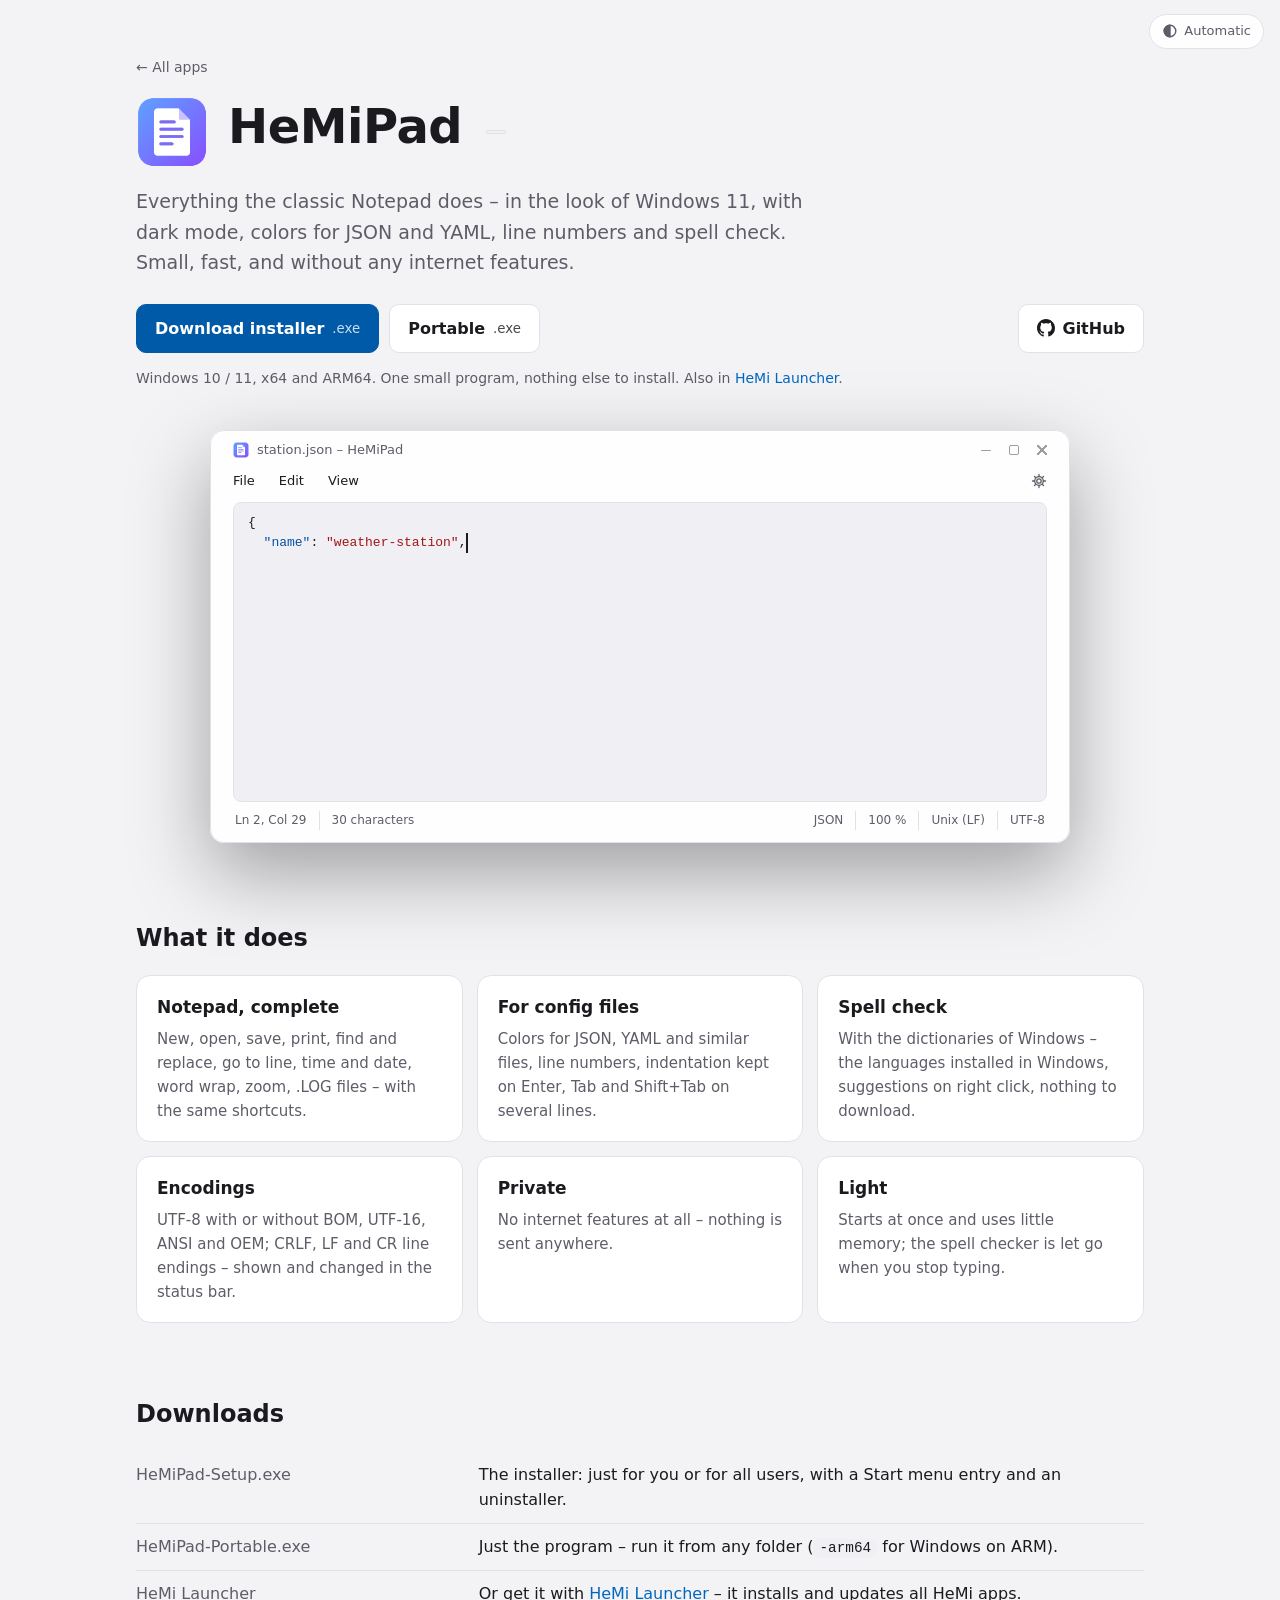
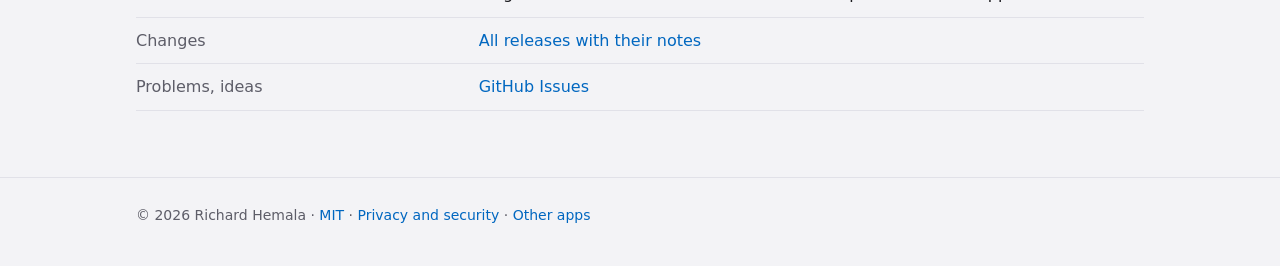
<file: hemipad.html>
<!doctype html>
<html lang="en">
<head>
  <meta charset="utf-8">
  <meta name="viewport" content="width=device-width, initial-scale=1">
  <meta name="referrer" content="strict-origin-when-cross-origin">
  <title>HeMiPad – a light Notepad for Windows</title>
  <meta name="description" content="Notepad in the Windows 11 look: dark mode, colors for JSON and YAML, line numbers and spell check – no internet. Free and open source.">
  <meta property="og:type" content="website">
  <meta property="og:site_name" content="HeMi">
  <meta property="og:title" content="HeMiPad">
  <meta property="og:description" content="Notepad in the Windows 11 look: dark mode, colors for JSON and YAML, line numbers and spell check – no internet. Free and open source.">
  <meta property="og:url" content="https://hemal1k.github.io/hemipad.html">
  <link rel="canonical" href="https://hemal1k.github.io/hemipad.html">
  <meta property="og:image" content="https://hemal1k.github.io/assets/og-hemipad.png">
  <meta name="twitter:card" content="summary_large_image">
  <link rel="icon" href="assets/hemipad.png?v=3">
  <link rel="apple-touch-icon" href="assets/favicon-180.png?v=3">
  <script>try{var t=localStorage.getItem("hemi-theme");if(t==="light"||t==="dark")document.documentElement.setAttribute("data-theme",t)}catch(e){}</script>
  <link rel="stylesheet" href="assets/style.css?v=10">
  <link rel="stylesheet" href="assets/sketches.css?v=4">
  <script src="assets/site.js?v=6" defer></script>
</head>
<body>
<main class="wrap">
  <div class="hero">
    <p class="back"><a href="./">← All apps</a></p>
    <div class="app">
      <img src="assets/hemipad.png?v=3" alt="">
      <h1>HeMiPad</h1>
      <span class="ver big" data-repo="HeMiPad" hidden></span>
    </div>
    <p class="lead">Everything the classic Notepad does – in the look of Windows 11, with dark mode, colors for JSON and YAML, line numbers and spell check. Small, fast, and without any internet features.</p>
    <div class="buttons">
      <a class="btn primary" href="https://github.com/Hemal1k/HeMiPad/releases/latest/download/HeMiPad-Setup.exe">Download installer <small>.exe</small></a>
      <a class="btn" href="https://github.com/Hemal1k/HeMiPad/releases/latest/download/HeMiPad-Portable.exe">Portable <small>.exe</small></a>
      <a class="btn gh" href="https://github.com/Hemal1k/HeMiPad"><svg viewBox="0 0 16 16" width="18" height="18" fill="currentColor" aria-hidden="true"><path d="M8 0C3.58 0 0 3.58 0 8c0 3.54 2.29 6.53 5.47 7.59.4.07.55-.17.55-.38 0-.19-.01-.82-.01-1.49-2.01.37-2.53-.49-2.69-.94-.09-.23-.48-.94-.82-1.13-.28-.15-.68-.52-.01-.53.63-.01 1.08.58 1.23.82.72 1.21 1.87.87 2.33.66.07-.52.28-.87.51-1.07-1.78-.2-3.64-.89-3.64-3.95 0-.87.31-1.59.82-2.15-.08-.2-.36-1.02.08-2.12 0 0 .67-.21 2.2.82.64-.18 1.32-.27 2-.27.68 0 1.36.09 2 .27 1.53-1.04 2.2-.82 2.2-.82.44 1.1.16 1.92.08 2.12.51.56.82 1.27.82 2.15 0 3.07-1.87 3.75-3.65 3.95.29.25.54.73.54 1.48 0 1.07-.01 1.93-.01 2.2 0 .21.15.46.55.38A8.013 8.013 0 0016 8c0-4.42-3.58-8-8-8z"/></svg> GitHub</a>
    </div>
    <p class="note">Windows 10 / 11, x64 and ARM64. One small program, nothing else to install. Also in <a href="hemilauncher.html">HeMi Launcher</a>.</p>
    <div class="sketch hero-shot sk-pad" role="img" aria-label="HeMiPad: a JSON file being written, with colors for JSON">
      <div class="sk-title"><img src="assets/hemipad.png?v=3" alt="">station.json – HeMiPad<span class="sk-win"><i></i><i></i><i></i></span></div>
      <div class="sk-menu"><span>File</span><span>Edit</span><span>View</span><span class="sk-tools"><svg viewBox="0 0 16 16" aria-hidden="true"><circle cx="8" cy="8" r="2.2"/><path d="M8 1.5v2M8 12.5v2M1.5 8h2M12.5 8h2M3.4 3.4l1.4 1.4M11.2 11.2l1.4 1.4M3.4 12.6l1.4-1.4M11.2 4.8l1.4-1.4"/><circle cx="8" cy="8" r="4.3"/></svg></span></div>
      <div class="sk-code">
        <span>{</span>
        <span>  <i class="k">"name"</i>: <i class="s">"weather-station"</i>,</span>
        <span>  <i class="k">"version"</i>: <i class="s">"2.4.1"</i>,</span>
        <span>  <i class="k">"description"</i>: <i class="s">"Reads the sensors every minute"</i>,</span>
        <span>  <i class="k">"enabled"</i>: <i class="w">true</i>,</span>
        <span>  <i class="k">"interval"</i>: <i class="n">60</i>,</span>
        <span>  <i class="k">"location"</i>: { <i class="k">"city"</i>: <i class="s">"Brno"</i>, <i class="k">"lat"</i>: <i class="n">49.1951</i> },</span>
        <span>  <i class="k">"sensors"</i>: [</span>
        <span>    { <i class="k">"id"</i>: <i class="s">"t1"</i>, <i class="k">"type"</i>: <i class="s">"temperature"</i>, <i class="k">"unit"</i>: <i class="s">"°C"</i> },</span>
        <span>    { <i class="k">"id"</i>: <i class="s">"h1"</i>, <i class="k">"type"</i>: <i class="s">"humidity"</i>, <i class="k">"unit"</i>: <i class="s">"%"</i> }</span>
        <span>  ],</span>
        <span>  <i class="k">"log"</i>: <i class="w">null</i></span>
        <span>}</span>
      </div>
      <div class="sk-status"><span class="sk-pos">Ln 13, Col 2</span><span class="sk-chars">352 characters</span><span class="sk-push">JSON</span><span class="sk-hide">100 %</span><span class="sk-hide">Unix (LF)</span><span>UTF-8</span></div>
    </div>
  </div>

  <section>
    <h2>What it does</h2>
    <div class="grid">
      <div class="card"><h3>Notepad, complete</h3><p>New, open, save, print, find and replace, go to line, time and date, word wrap, zoom, .LOG files – with the same shortcuts.</p></div>
      <div class="card"><h3>For config files</h3><p>Colors for JSON, YAML and similar files, line numbers, indentation kept on Enter, Tab and Shift+Tab on several lines.</p></div>
      <div class="card"><h3>Spell check</h3><p>With the dictionaries of Windows – the languages installed in Windows, suggestions on right click, nothing to download.</p></div>
      <div class="card"><h3>Encodings</h3><p>UTF-8 with or without BOM, UTF-16, ANSI and OEM; CRLF, LF and CR line endings – shown and changed in the status bar.</p></div>
      <div class="card"><h3>Private</h3><p>No internet features at all – nothing is sent anywhere.</p></div>
      <div class="card"><h3>Light</h3><p>Starts at once and uses little memory; the spell checker is let go when you stop typing.</p></div>
    </div>
  </section>

  <section>
    <h2>Downloads</h2>
    <table class="req">
      <tr><td>HeMiPad-Setup.exe</td><td>The installer: just for you or for all users, with a Start menu entry and an uninstaller.</td></tr>
      <tr><td>HeMiPad-Portable.exe</td><td>Just the program – run it from any folder (<code>-arm64</code> for Windows on ARM).</td></tr>
      <tr><td>HeMi Launcher</td><td>Or get it with <a href="hemilauncher.html">HeMi Launcher</a> – it installs and updates all HeMi apps.</td></tr>
      <tr><td>Changes</td><td><a href="https://github.com/Hemal1k/HeMiPad/releases">All releases with their notes</a></td></tr>
      <tr><td>Problems, ideas</td><td><a href="https://github.com/Hemal1k/HeMiPad/issues">GitHub Issues</a></td></tr>
    </table>
  </section>
</main>

<footer>
  <div class="wrap">© 2026 Richard Hemala · <a href="https://github.com/Hemal1k/HeMiPad/blob/main/LICENSE">MIT</a> · <a href="about.html">Privacy and security</a> · <a href="./">Other apps</a></div>
</footer>
</body>
</html>
</file>
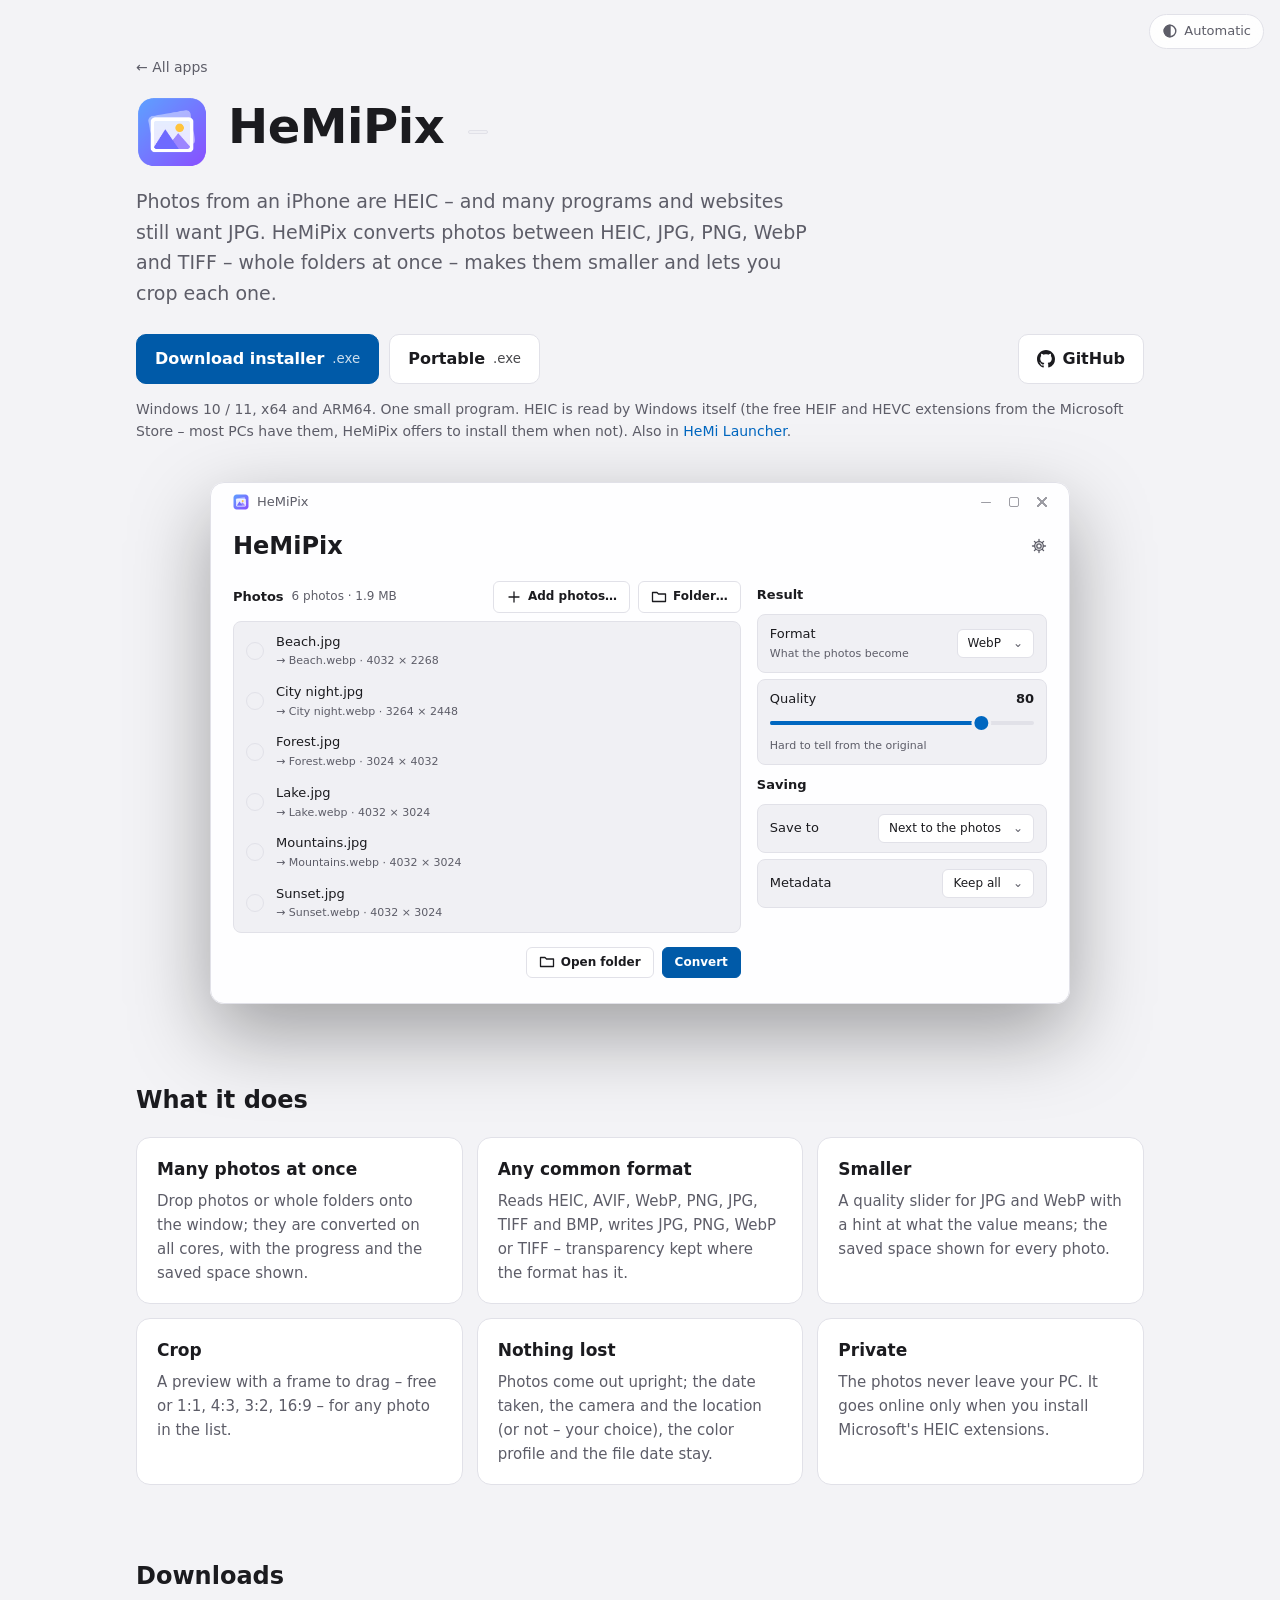
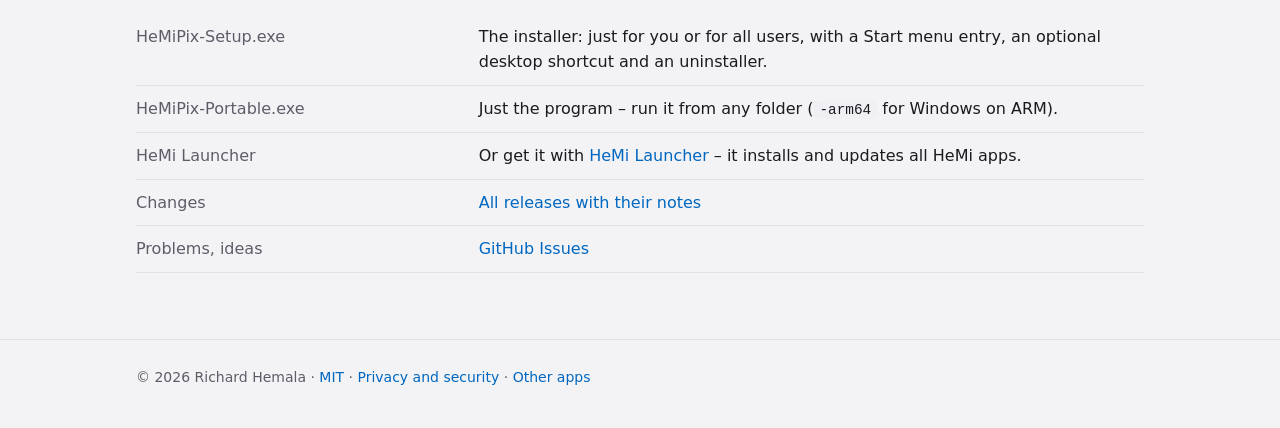
<file: hemipix.html>
<!doctype html>
<html lang="en">
<head>
  <meta charset="utf-8">
  <meta name="viewport" content="width=device-width, initial-scale=1">
  <meta name="referrer" content="strict-origin-when-cross-origin">
  <title>HeMiPix – convert photos in batches</title>
  <meta name="description" content="Converts photos between HEIC, JPG, PNG, WebP and TIFF – whole folders at once, smaller and cropped if you wish. Free and open source.">
  <meta property="og:type" content="website">
  <meta property="og:site_name" content="HeMi">
  <meta property="og:title" content="HeMiPix">
  <meta property="og:description" content="Converts photos between HEIC, JPG, PNG, WebP and TIFF – whole folders at once, smaller and cropped if you wish. Free and open source.">
  <meta property="og:url" content="https://hemal1k.github.io/hemipix.html">
  <link rel="canonical" href="https://hemal1k.github.io/hemipix.html">
  <meta property="og:image" content="https://hemal1k.github.io/assets/og-hemipix.png">
  <meta name="twitter:card" content="summary_large_image">
  <link rel="icon" href="assets/hemipix.png?v=3">
  <link rel="apple-touch-icon" href="assets/favicon-180.png?v=3">
  <script>try{var t=localStorage.getItem("hemi-theme");if(t==="light"||t==="dark")document.documentElement.setAttribute("data-theme",t)}catch(e){}</script>
  <link rel="stylesheet" href="assets/style.css?v=10">
  <link rel="stylesheet" href="assets/sketches.css?v=4">
  <script src="assets/site.js?v=6" defer></script>
</head>
<body>
<main class="wrap">
  <div class="hero">
    <p class="back"><a href="./">← All apps</a></p>
    <div class="app">
      <img src="assets/hemipix.png?v=3" alt="">
      <h1>HeMiPix</h1>
      <span class="ver big" data-repo="HeMiPix" hidden></span>
    </div>
    <p class="lead">Photos from an iPhone are HEIC – and many programs and websites still want JPG. HeMiPix converts photos between HEIC, JPG, PNG, WebP and TIFF – whole folders at once – makes them smaller and lets you crop each one.</p>
    <div class="buttons">
      <a class="btn primary" href="https://github.com/Hemal1k/HeMiPix/releases/latest/download/HeMiPix-Setup.exe">Download installer <small>.exe</small></a>
      <a class="btn" href="https://github.com/Hemal1k/HeMiPix/releases/latest/download/HeMiPix-Portable.exe">Portable <small>.exe</small></a>
      <a class="btn gh" href="https://github.com/Hemal1k/HeMiPix"><svg viewBox="0 0 16 16" width="18" height="18" fill="currentColor" aria-hidden="true"><path d="M8 0C3.58 0 0 3.58 0 8c0 3.54 2.29 6.53 5.47 7.59.4.07.55-.17.55-.38 0-.19-.01-.82-.01-1.49-2.01.37-2.53-.49-2.69-.94-.09-.23-.48-.94-.82-1.13-.28-.15-.68-.52-.01-.53.63-.01 1.08.58 1.23.82.72 1.21 1.87.87 2.33.66.07-.52.28-.87.51-1.07-1.78-.2-3.64-.89-3.64-3.95 0-.87.31-1.59.82-2.15-.08-.2-.36-1.02.08-2.12 0 0 .67-.21 2.2.82.64-.18 1.32-.27 2-.27.68 0 1.36.09 2 .27 1.53-1.04 2.2-.82 2.2-.82.44 1.1.16 1.92.08 2.12.51.56.82 1.27.82 2.15 0 3.07-1.87 3.75-3.65 3.95.29.25.54.73.54 1.48 0 1.07-.01 1.93-.01 2.2 0 .21.15.46.55.38A8.013 8.013 0 0016 8c0-4.42-3.58-8-8-8z"/></svg> GitHub</a>
    </div>
    <p class="note">Windows 10 / 11, x64 and ARM64. One small program. HEIC is read by Windows itself (the free HEIF and HEVC extensions from the Microsoft Store – most PCs have them, HeMiPix offers to install them when not). Also in <a href="hemilauncher.html">HeMi Launcher</a>.</p>
    <div class="sketch hero-shot sk-pix" role="img" aria-label="HeMiPix converting six photos to WebP, one after another – each about 80 % smaller">
      <div class="sk-title"><img src="assets/hemipix.png?v=3" alt="">HeMiPix<span class="sk-win"><i></i><i></i><i></i></span></div>
      <div class="sk-head"><b>HeMiPix</b><span class="sk-tools"><svg viewBox="0 0 16 16" aria-hidden="true"><circle cx="8" cy="8" r="2.2"/><path d="M8 1.5v2M8 12.5v2M1.5 8h2M12.5 8h2M3.4 3.4l1.4 1.4M11.2 11.2l1.4 1.4M3.4 12.6l1.4-1.4M11.2 4.8l1.4-1.4"/><circle cx="8" cy="8" r="4.3"/></svg></span></div>
      <div class="sk-pix-body">
        <div>
          <div class="sk-bar"><b>Photos</b><small>6 photos · 1.9 MB</small><span class="sk-btn"><svg class="i" viewBox="0 0 16 16"><path d="M8 3v10M3 8h10"/></svg>Add photos…</span><span class="sk-btn"><svg class="i" viewBox="0 0 16 16"><path d="M1.5 3.5h4.5l1.5 1.5h7v7.5h-13z"/></svg>Folder…</span></div>
          <div class="sk-panel">
            <div class="sk-photo" style="--i:0"><span class="sk-state"><i class="sk-spin"></i><svg class="i" viewBox="0 0 16 16"><circle cx="8" cy="8" r="6.5"/><path d="M5 8.2l2 2 4-4.2"/></svg></span><div class="sk-name"><b>Beach.jpg</b><small>→ Beach.webp · 4032 × 2268</small></div><span class="sk-size">258 kB → 54 kB <em>−79 %</em></span></div>
            <div class="sk-photo" style="--i:1"><span class="sk-state"><i class="sk-spin"></i><svg class="i" viewBox="0 0 16 16"><circle cx="8" cy="8" r="6.5"/><path d="M5 8.2l2 2 4-4.2"/></svg></span><div class="sk-name"><b>City night.jpg</b><small>→ City night.webp · 3264 × 2448</small></div><span class="sk-size">248 kB → 47 kB <em>−81 %</em></span></div>
            <div class="sk-photo" style="--i:2"><span class="sk-state"><i class="sk-spin"></i><svg class="i" viewBox="0 0 16 16"><circle cx="8" cy="8" r="6.5"/><path d="M5 8.2l2 2 4-4.2"/></svg></span><div class="sk-name"><b>Forest.jpg</b><small>→ Forest.webp · 3024 × 4032</small></div><span class="sk-size">322 kB → 61 kB <em>−81 %</em></span></div>
            <div class="sk-photo" style="--i:3"><span class="sk-state"><i class="sk-spin"></i><svg class="i" viewBox="0 0 16 16"><circle cx="8" cy="8" r="6.5"/><path d="M5 8.2l2 2 4-4.2"/></svg></span><div class="sk-name"><b>Lake.jpg</b><small>→ Lake.webp · 4032 × 3024</small></div><span class="sk-size">338 kB → 63 kB <em>−81 %</em></span></div>
            <div class="sk-photo" style="--i:4"><span class="sk-state"><i class="sk-spin"></i><svg class="i" viewBox="0 0 16 16"><circle cx="8" cy="8" r="6.5"/><path d="M5 8.2l2 2 4-4.2"/></svg></span><div class="sk-name"><b>Mountains.jpg</b><small>→ Mountains.webp · 4032 × 3024</small></div><span class="sk-size">340 kB → 54 kB <em>−84 %</em></span></div>
            <div class="sk-photo" style="--i:5"><span class="sk-state"><i class="sk-spin"></i><svg class="i" viewBox="0 0 16 16"><circle cx="8" cy="8" r="6.5"/><path d="M5 8.2l2 2 4-4.2"/></svg></span><div class="sk-name"><b>Sunset.jpg</b><small>→ Sunset.webp · 4032 × 3024</small></div><span class="sk-size">354 kB → 69 kB <em>−81 %</em></span></div>
          </div>
          <div class="sk-foot"><span class="sk-sum">6 photos converted · 1.9 MB → 347 kB <em>(−81 %)</em></span><span class="sk-btn"><svg class="i" viewBox="0 0 16 16"><path d="M1.5 3.5h4.5l1.5 1.5h7v7.5h-13z"/></svg>Open folder</span><span class="sk-btn sk-accent">Convert</span></div>
        </div>
        <div class="sk-pix-side">
          <b class="sk-label" style="margin-top:4px">Result</b>
          <div class="sk-set"><div class="sk-name"><span>Format</span><small>What the photos become</small></div><span class="sk-drop">WebP</span></div>
          <div class="sk-set" style="display:block"><div style="display:flex;justify-content:space-between;margin-bottom:12px"><span>Quality</span><b>80</b></div><span class="sk-slider" style="--v:.8"><i></i><b></b></span><small style="display:block;margin-top:12px;font-size:11px">Hard to tell from the original</small></div>
          <b class="sk-label">Saving</b>
          <div class="sk-set"><span class="sk-name">Save to</span><span class="sk-drop">Next to the photos</span></div>
          <div class="sk-set"><span class="sk-name">Metadata</span><span class="sk-drop">Keep all</span></div>
        </div>
      </div>
    </div>
  </div>

  <section>
    <h2>What it does</h2>
    <div class="grid">
      <div class="card"><h3>Many photos at once</h3><p>Drop photos or whole folders onto the window; they are converted on all cores, with the progress and the saved space shown.</p></div>
      <div class="card"><h3>Any common format</h3><p>Reads HEIC, AVIF, WebP, PNG, JPG, TIFF and BMP, writes JPG, PNG, WebP or TIFF – transparency kept where the format has it.</p></div>
      <div class="card"><h3>Smaller</h3><p>A quality slider for JPG and WebP with a hint at what the value means; the saved space shown for every photo.</p></div>
      <div class="card"><h3>Crop</h3><p>A preview with a frame to drag – free or 1:1, 4:3, 3:2, 16:9 – for any photo in the list.</p></div>
      <div class="card"><h3>Nothing lost</h3><p>Photos come out upright; the date taken, the camera and the location (or not – your choice), the color profile and the file date stay.</p></div>
      <div class="card"><h3>Private</h3><p>The photos never leave your PC. It goes online only when you install Microsoft's HEIC extensions.</p></div>
    </div>  </section>

  <section>
    <h2>Downloads</h2>
    <table class="req">
      <tr><td>HeMiPix-Setup.exe</td><td>The installer: just for you or for all users, with a Start menu entry, an optional desktop shortcut and an uninstaller.</td></tr>
      <tr><td>HeMiPix-Portable.exe</td><td>Just the program – run it from any folder (<code>-arm64</code> for Windows on ARM).</td></tr>
      <tr><td>HeMi Launcher</td><td>Or get it with <a href="hemilauncher.html">HeMi Launcher</a> – it installs and updates all HeMi apps.</td></tr>
      <tr><td>Changes</td><td><a href="https://github.com/Hemal1k/HeMiPix/releases">All releases with their notes</a></td></tr>
      <tr><td>Problems, ideas</td><td><a href="https://github.com/Hemal1k/HeMiPix/issues">GitHub Issues</a></td></tr>
    </table>
  </section>
</main>

<footer>
  <div class="wrap">© 2026 Richard Hemala · <a href="https://github.com/Hemal1k/HeMiPix/blob/main/LICENSE">MIT</a> · <a href="about.html">Privacy and security</a> · <a href="./">Other apps</a></div>
</footer>
</body>
</html>
</file>
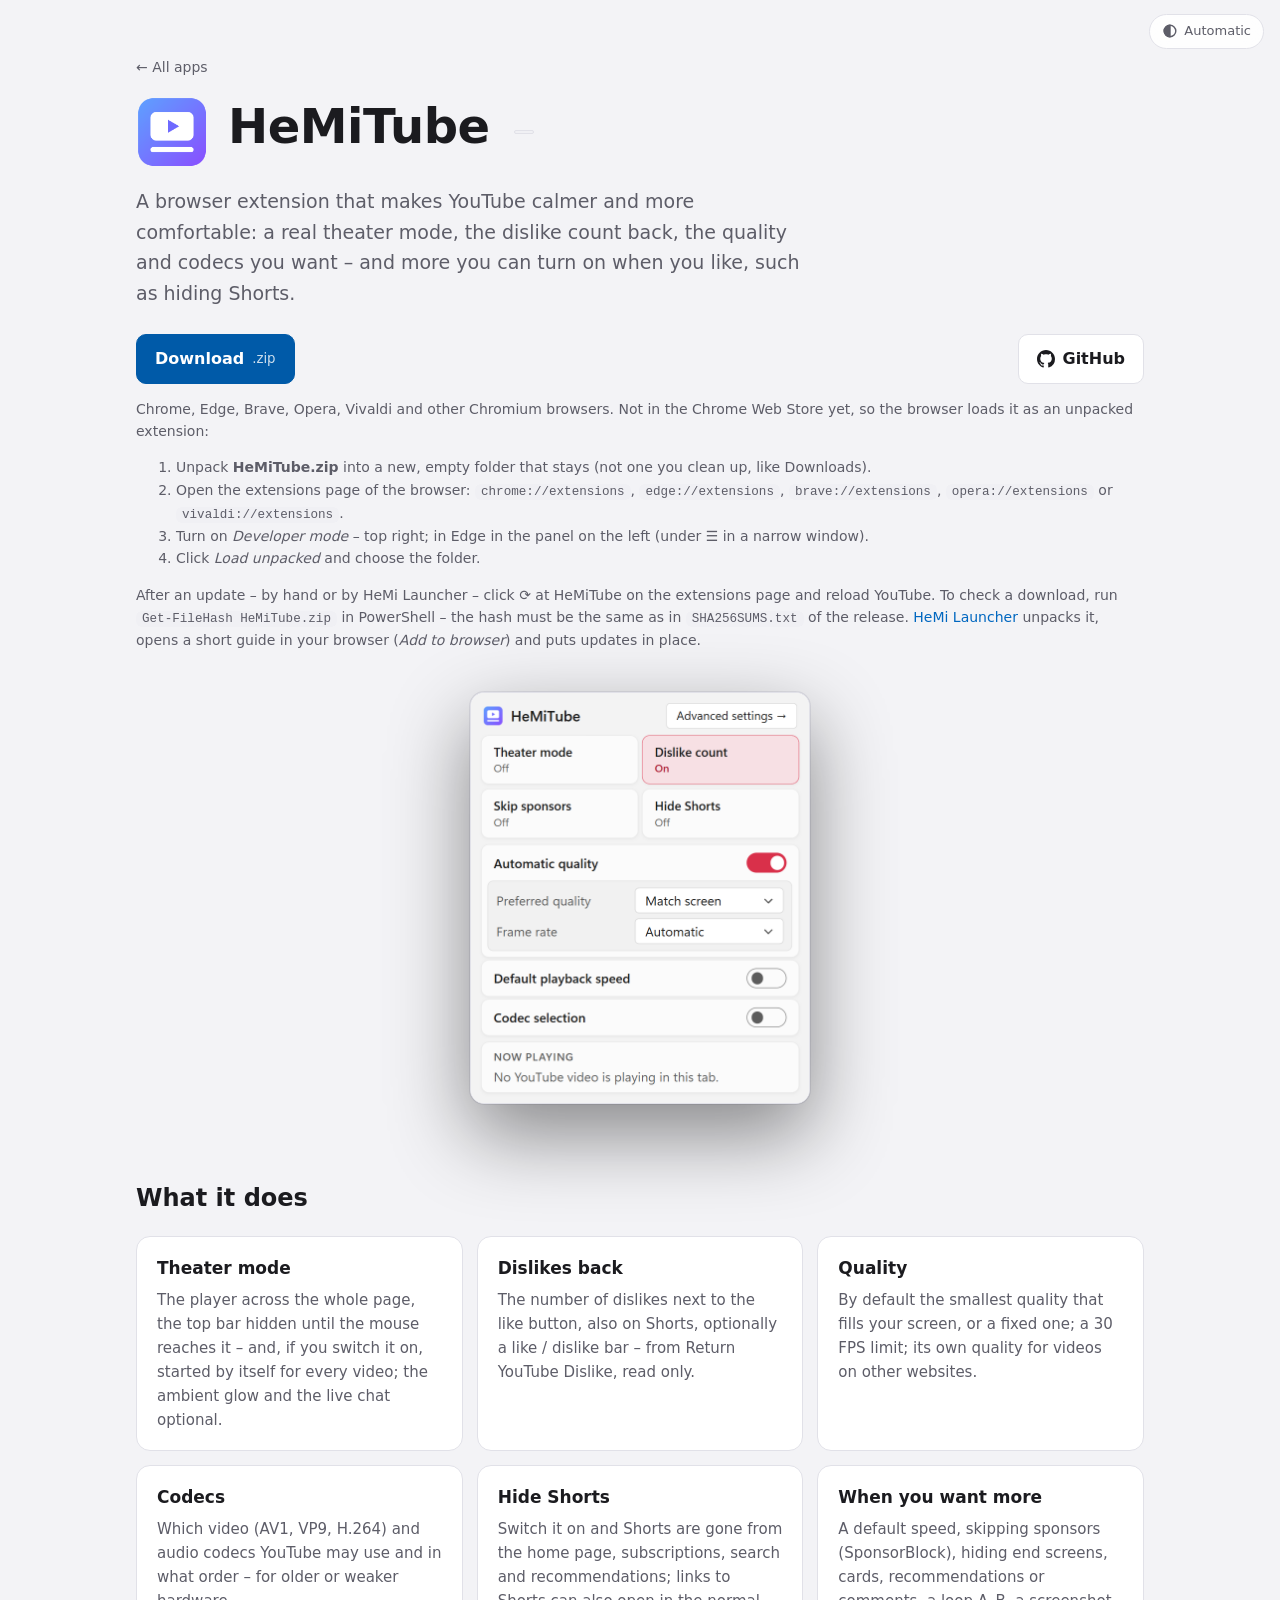
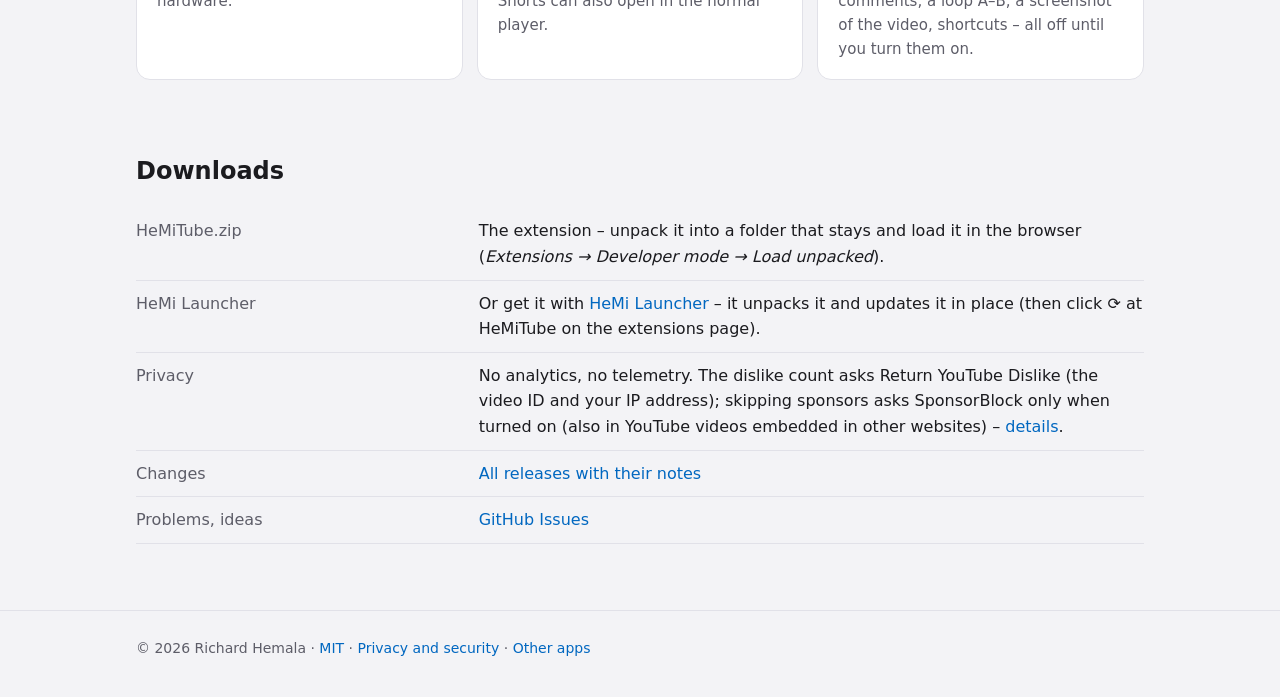
<file: hemitube.html>
<!doctype html>
<html lang="en">
<head>
  <meta charset="utf-8">
  <meta name="viewport" content="width=device-width, initial-scale=1">
  <meta name="referrer" content="strict-origin-when-cross-origin">
  <title>HeMiTube – a calmer YouTube in your browser</title>
  <meta name="description" content="A browser extension for YouTube: a real theater mode, the dislike count back, the quality and codecs you want, Shorts hidden if you like. Chrome, Edge, Brave, Opera, Vivaldi. Free and open source.">
  <meta property="og:type" content="website">
  <meta property="og:site_name" content="HeMi">
  <meta property="og:title" content="HeMiTube">
  <meta property="og:description" content="A browser extension for YouTube: a real theater mode, the dislike count back, the quality and codecs you want, Shorts hidden if you like. Free and open source.">
  <meta property="og:url" content="https://hemal1k.github.io/hemitube.html">
  <link rel="canonical" href="https://hemal1k.github.io/hemitube.html">
  <meta property="og:image" content="https://hemal1k.github.io/assets/og-hemitube.png">
  <meta name="twitter:card" content="summary_large_image">
  <link rel="icon" href="assets/hemitube.png?v=3">
  <link rel="apple-touch-icon" href="assets/favicon-180.png?v=3">
  <script>try{var t=localStorage.getItem("hemi-theme");if(t==="light"||t==="dark")document.documentElement.setAttribute("data-theme",t)}catch(e){}</script>
  <link rel="stylesheet" href="assets/style.css?v=10">
  <link rel="stylesheet" href="assets/sketches.css?v=4">
  <script src="assets/site.js?v=6" defer></script>
</head>
<body>
<main class="wrap">
  <div class="hero">
    <p class="back"><a href="./">← All apps</a></p>
    <div class="app">
      <img src="assets/hemitube.png?v=3" alt="">
      <h1>HeMiTube</h1>
      <span class="ver big" data-repo="HeMiTube" hidden></span>
    </div>
    <p class="lead">A browser extension that makes YouTube calmer and more comfortable: a real theater mode, the dislike count back, the quality and codecs you want – and more you can turn on when you like, such as hiding Shorts.</p>
    <div class="buttons">
      <a class="btn primary" href="https://github.com/Hemal1k/HeMiTube/releases/latest/download/HeMiTube.zip">Download <small>.zip</small></a>
      <a class="btn gh" href="https://github.com/Hemal1k/HeMiTube"><svg viewBox="0 0 16 16" width="18" height="18" fill="currentColor" aria-hidden="true"><path d="M8 0C3.58 0 0 3.58 0 8c0 3.54 2.29 6.53 5.47 7.59.4.07.55-.17.55-.38 0-.19-.01-.82-.01-1.49-2.01.37-2.53-.49-2.69-.94-.09-.23-.48-.94-.82-1.13-.28-.15-.68-.52-.01-.53.63-.01 1.08.58 1.23.82.72 1.21 1.87.87 2.33.66.07-.52.28-.87.51-1.07-1.78-.2-3.64-.89-3.64-3.95 0-.87.31-1.59.82-2.15-.08-.2-.36-1.02.08-2.12 0 0 .67-.21 2.2.82.64-.18 1.32-.27 2-.27.68 0 1.36.09 2 .27 1.53-1.04 2.2-.82 2.2-.82.44 1.1.16 1.92.08 2.12.51.56.82 1.27.82 2.15 0 3.07-1.87 3.75-3.65 3.95.29.25.54.73.54 1.48 0 1.07-.01 1.93-.01 2.2 0 .21.15.46.55.38A8.013 8.013 0 0016 8c0-4.42-3.58-8-8-8z"/></svg> GitHub</a>
    </div>
    <div class="note">
      <p>Chrome, Edge, Brave, Opera, Vivaldi and other Chromium browsers. Not in the Chrome Web Store yet, so the browser loads it as an unpacked extension:</p>
      <ol>
        <li>Unpack <b>HeMiTube.zip</b> into a new, empty folder that stays (not one you clean up, like Downloads).</li>
        <li>Open the extensions page of the browser: <code>chrome://extensions</code>, <code>edge://extensions</code>, <code>brave://extensions</code>, <code>opera://extensions</code> or <code>vivaldi://extensions</code>.</li>
        <li>Turn on <i>Developer mode</i> – top right; in Edge in the panel on the left (under ☰ in a narrow window).</li>
        <li>Click <i>Load unpacked</i> and choose the folder.</li>
      </ol>
      <p>After an update – by hand or by HeMi Launcher – click ⟳ at HeMiTube on the extensions page and reload YouTube. To check a download, run <code>Get-FileHash HeMiTube.zip</code> in PowerShell – the hash must be the same as in <code>SHA256SUMS.txt</code> of the release. <a href="hemilauncher.html">HeMi Launcher</a> unpacks it, opens a short guide in your browser (<i>Add to browser</i>) and puts updates in place.</p>
    </div>
    <picture class="hero-shot shot" style="display:block;max-width:340px">
      <source media="(prefers-color-scheme: dark)" srcset="assets/hemitube-popup-dark.png?v=1">
      <img src="assets/hemitube-popup-light.png?v=1" alt="The HeMiTube popup: theater mode, dislike count, skip sponsors, hide Shorts, automatic quality, speed and codecs" width="340">
    </picture>
  </div>

  <section>
    <h2>What it does</h2>
    <div class="grid">
      <div class="card"><h3>Theater mode</h3><p>The player across the whole page, the top bar hidden until the mouse reaches it – and, if you switch it on, started by itself for every video; the ambient glow and the live chat optional.</p></div>
      <div class="card"><h3>Dislikes back</h3><p>The number of dislikes next to the like button, also on Shorts, optionally a like / dislike bar – from Return YouTube Dislike, read only.</p></div>
      <div class="card"><h3>Quality</h3><p>By default the smallest quality that fills your screen, or a fixed one; a 30 FPS limit; its own quality for videos on other websites.</p></div>
      <div class="card"><h3>Codecs</h3><p>Which video (AV1, VP9, H.264) and audio codecs YouTube may use and in what order – for older or weaker hardware.</p></div>
      <div class="card"><h3>Hide Shorts</h3><p>Switch it on and Shorts are gone from the home page, subscriptions, search and recommendations; links to Shorts can also open in the normal player.</p></div>
      <div class="card"><h3>When you want more</h3><p>A default speed, skipping sponsors (SponsorBlock), hiding end screens, cards, recommendations or comments, a loop A–B, a screenshot of the video, shortcuts – all off until you turn them on.</p></div>
    </div>
  </section>

  <section>
    <h2>Downloads</h2>
    <table class="req">
      <tr><td>HeMiTube.zip</td><td>The extension – unpack it into a folder that stays and load it in the browser (<i>Extensions → Developer mode → Load unpacked</i>).</td></tr>
      <tr><td>HeMi Launcher</td><td>Or get it with <a href="hemilauncher.html">HeMi Launcher</a> – it unpacks it and updates it in place (then click ⟳ at HeMiTube on the extensions page).</td></tr>
      <tr><td>Privacy</td><td>No analytics, no telemetry. The dislike count asks Return YouTube Dislike (the video ID and your IP address); skipping sponsors asks SponsorBlock only when turned on (also in YouTube videos embedded in other websites) – <a href="about.html">details</a>.</td></tr>
      <tr><td>Changes</td><td><a href="https://github.com/Hemal1k/HeMiTube/releases">All releases with their notes</a></td></tr>
      <tr><td>Problems, ideas</td><td><a href="https://github.com/Hemal1k/HeMiTube/issues">GitHub Issues</a></td></tr>
    </table>
  </section>
</main>

<footer>
  <div class="wrap">© 2026 Richard Hemala · <a href="https://github.com/Hemal1k/HeMiTube/blob/main/LICENSE">MIT</a> · <a href="about.html">Privacy and security</a> · <a href="./">Other apps</a></div>
</footer>
</body>
</html>
</file>
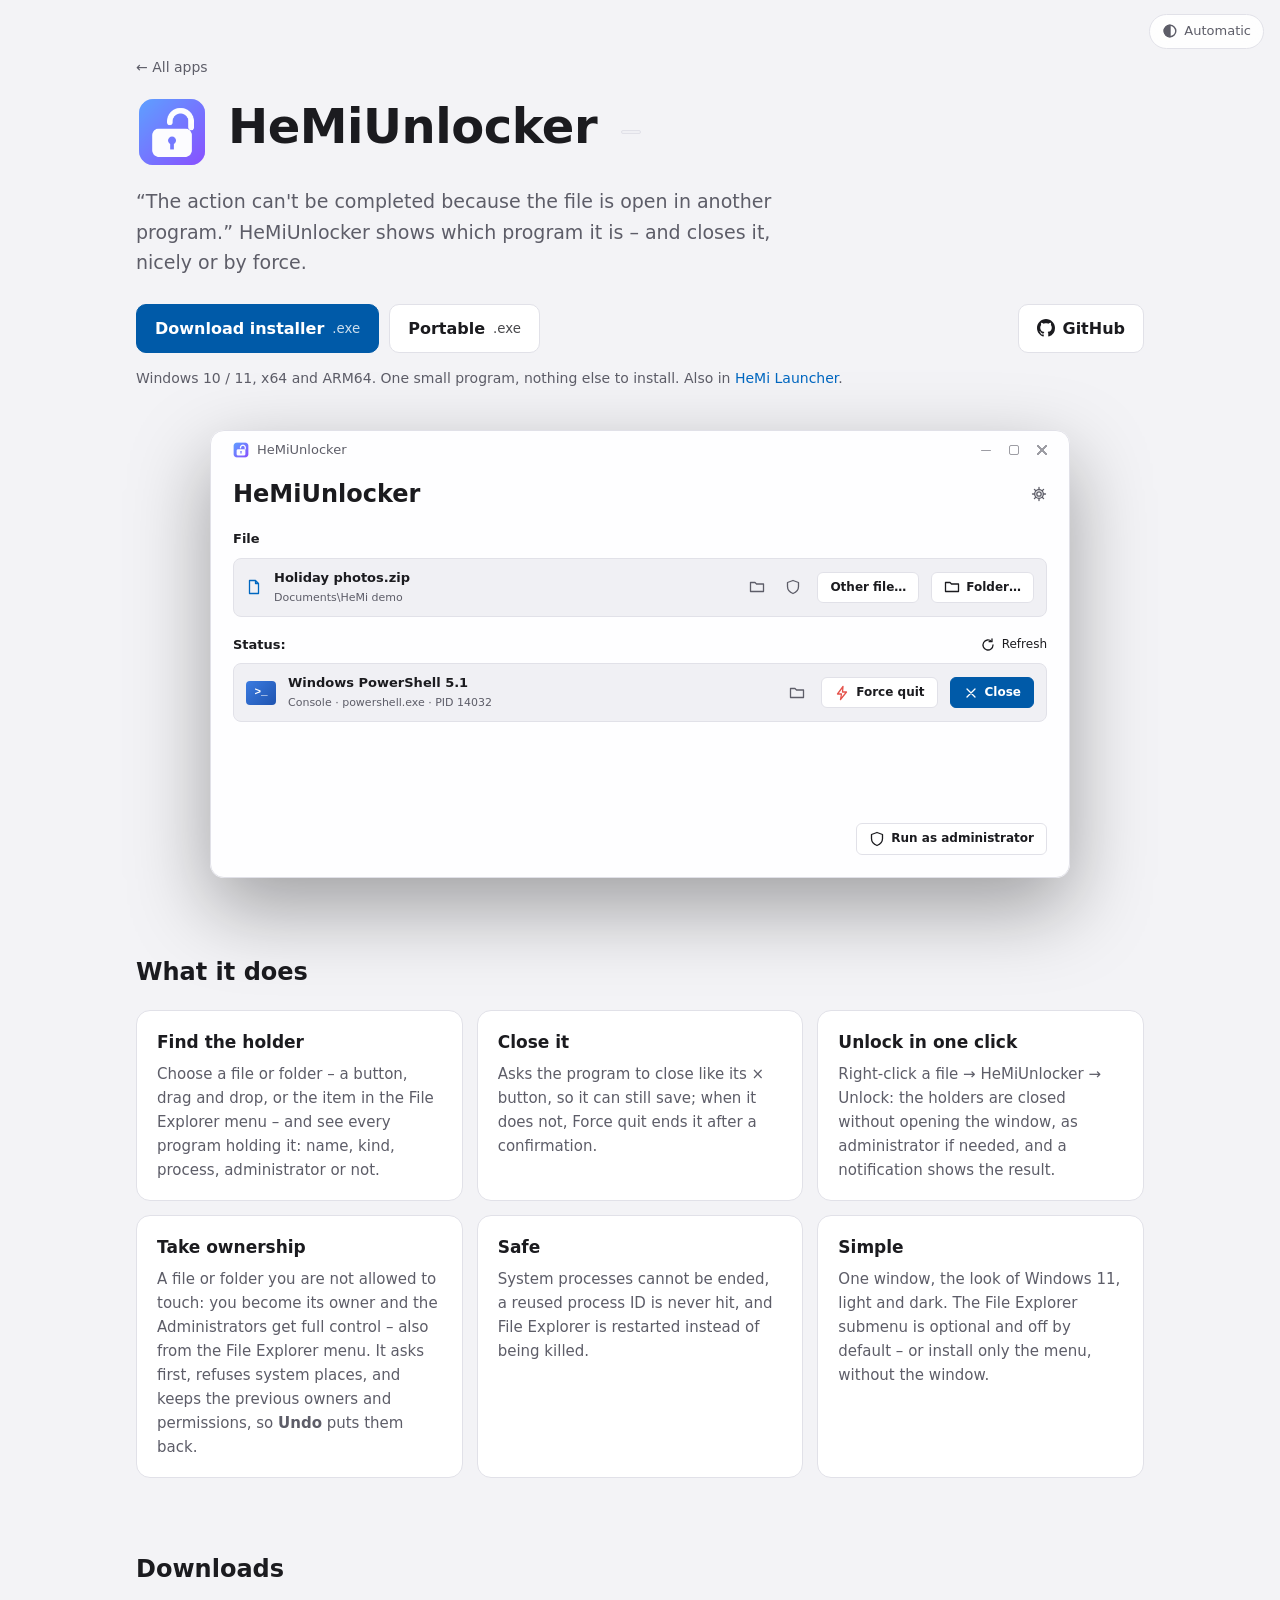
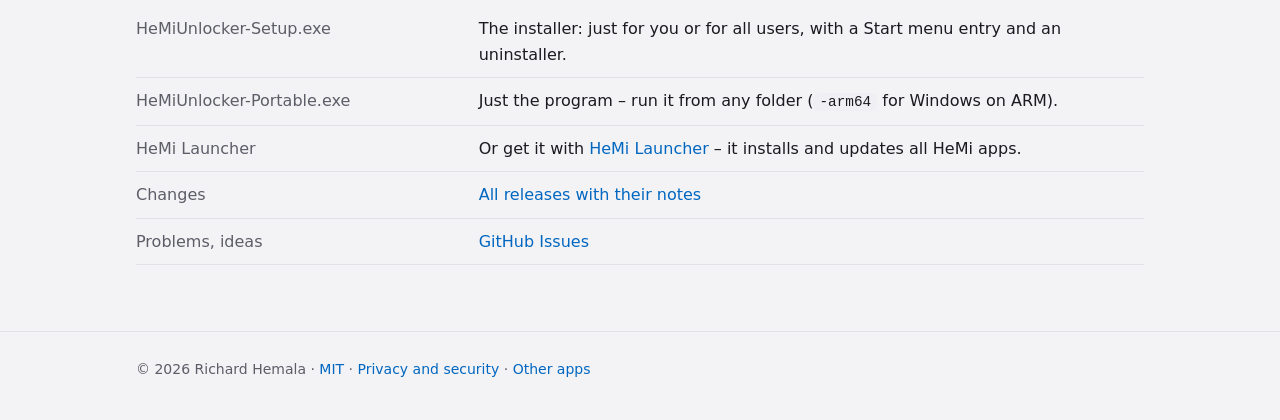
<file: hemiunlocker.html>
<!doctype html>
<html lang="en">
<head>
  <meta charset="utf-8">
  <meta name="viewport" content="width=device-width, initial-scale=1">
  <meta name="referrer" content="strict-origin-when-cross-origin">
  <title>HeMiUnlocker – which program holds this file?</title>
  <meta name="description" content="See which program holds a file or folder that cannot be deleted or moved – and close it. Free and open source.">
  <meta property="og:type" content="website">
  <meta property="og:site_name" content="HeMi">
  <meta property="og:title" content="HeMiUnlocker">
  <meta property="og:description" content="See which program holds a file or folder that cannot be deleted or moved – and close it. Free and open source.">
  <meta property="og:url" content="https://hemal1k.github.io/hemiunlocker.html">
  <link rel="canonical" href="https://hemal1k.github.io/hemiunlocker.html">
  <meta property="og:image" content="https://hemal1k.github.io/assets/og-hemiunlocker.png">
  <meta name="twitter:card" content="summary_large_image">
  <link rel="icon" href="assets/hemiunlocker.png?v=3">
  <link rel="apple-touch-icon" href="assets/favicon-180.png?v=3">
  <script>try{var t=localStorage.getItem("hemi-theme");if(t==="light"||t==="dark")document.documentElement.setAttribute("data-theme",t)}catch(e){}</script>
  <link rel="stylesheet" href="assets/style.css?v=10">
  <link rel="stylesheet" href="assets/sketches.css?v=4">
  <script src="assets/site.js?v=6" defer></script>
</head>
<body>
<main class="wrap">
  <div class="hero">
    <p class="back"><a href="./">← All apps</a></p>
    <div class="app">
      <img src="assets/hemiunlocker.png?v=3" alt="">
      <h1>HeMiUnlocker</h1>
      <span class="ver big" data-repo="HeMiUnlocker" hidden></span>
    </div>
    <p class="lead">“The action can't be completed because the file is open in another program.” HeMiUnlocker shows which program it is – and closes it, nicely or by force.</p>
    <div class="buttons">
      <a class="btn primary" href="https://github.com/Hemal1k/HeMiUnlocker/releases/latest/download/HeMiUnlocker-Setup.exe">Download installer <small>.exe</small></a>
      <a class="btn" href="https://github.com/Hemal1k/HeMiUnlocker/releases/latest/download/HeMiUnlocker-Portable.exe">Portable <small>.exe</small></a>
      <a class="btn gh" href="https://github.com/Hemal1k/HeMiUnlocker"><svg viewBox="0 0 16 16" width="18" height="18" fill="currentColor" aria-hidden="true"><path d="M8 0C3.58 0 0 3.58 0 8c0 3.54 2.29 6.53 5.47 7.59.4.07.55-.17.55-.38 0-.19-.01-.82-.01-1.49-2.01.37-2.53-.49-2.69-.94-.09-.23-.48-.94-.82-1.13-.28-.15-.68-.52-.01-.53.63-.01 1.08.58 1.23.82.72 1.21 1.87.87 2.33.66.07-.52.28-.87.51-1.07-1.78-.2-3.64-.89-3.64-3.95 0-.87.31-1.59.82-2.15-.08-.2-.36-1.02.08-2.12 0 0 .67-.21 2.2.82.64-.18 1.32-.27 2-.27.68 0 1.36.09 2 .27 1.53-1.04 2.2-.82 2.2-.82.44 1.1.16 1.92.08 2.12.51.56.82 1.27.82 2.15 0 3.07-1.87 3.75-3.65 3.95.29.25.54.73.54 1.48 0 1.07-.01 1.93-.01 2.2 0 .21.15.46.55.38A8.013 8.013 0 0016 8c0-4.42-3.58-8-8-8z"/></svg> GitHub</a>
    </div>
    <p class="note">Windows 10 / 11, x64 and ARM64. One small program, nothing else to install. Also in <a href="hemilauncher.html">HeMi Launcher</a>.</p>
    <div class="sketch hero-shot sk-unl" role="img" aria-label="HeMiUnlocker: Windows PowerShell holds Holiday photos.zip – Close ends it and the file is free">
      <div class="sk-title"><img src="assets/hemiunlocker.png?v=3" alt="">HeMiUnlocker<span class="sk-win"><i></i><i></i><i></i></span></div>
      <div class="sk-head"><b>HeMiUnlocker</b><span class="sk-tools"><svg viewBox="0 0 16 16" aria-hidden="true"><circle cx="8" cy="8" r="2.2"/><path d="M8 1.5v2M8 12.5v2M1.5 8h2M12.5 8h2M3.4 3.4l1.4 1.4M11.2 11.2l1.4 1.4M3.4 12.6l1.4-1.4M11.2 4.8l1.4-1.4"/><circle cx="8" cy="8" r="4.3"/></svg></span></div>
      <b class="sk-label">File</b>
      <div class="sk-set sk-file"><svg class="i sk-fileic" viewBox="0 0 16 16"><path d="M3.5 1.5h6l3 3v10h-9z M9.5 1.5v3h3"/></svg><div class="sk-name"><b>Holiday photos.zip</b><small>Documents\HeMi demo</small></div><span class="sk-icbtn"><svg class="i" viewBox="0 0 16 16"><path d="M1.5 3.5h4.5l1.5 1.5h7v7.5h-13z"/></svg></span><span class="sk-icbtn"><svg class="i" viewBox="0 0 16 16"><path d="M8 1.5l5.5 2v4c0 3.5-2.5 5.8-5.5 7-3-1.2-5.5-3.5-5.5-7v-4z"/></svg></span><span class="sk-btn">Other file…</span><span class="sk-btn"><svg class="i" viewBox="0 0 16 16"><path d="M1.5 3.5h4.5l1.5 1.5h7v7.5h-13z"/></svg>Folder…</span></div>
      <div class="sk-bar" style="margin-top:18px"><b>Status:</b><span class="sk-link"><svg class="i" viewBox="0 0 16 16"><path d="M13 8a5 5 0 1 1-1.5-3.6"/><path d="M12 1.8v2.9H9.1"/></svg>Refresh</span></div>
      <div class="sk-stage">
        <div class="sk-set sk-proc"><span class="sk-term">&gt;_</span><div class="sk-name"><b>Windows PowerShell 5.1</b><small>Console · powershell.exe · PID 14032</small></div><span class="sk-icbtn"><svg class="i" viewBox="0 0 16 16"><path d="M1.5 3.5h4.5l1.5 1.5h7v7.5h-13z"/></svg></span><span class="sk-btn sk-quit"><svg class="i" viewBox="0 0 16 16"><path d="M9 1.5L3.5 9h4l-1 5.5L12.5 7h-4z"/></svg>Force quit</span><span class="sk-btn sk-accent sk-close"><svg class="i" viewBox="0 0 16 16"><path d="M4 4l8 8M12 4l-8 8"/></svg>Close</span></div>
        <div class="sk-free"><svg class="i" viewBox="0 0 16 16"><circle cx="8" cy="8" r="6.5"/><path d="M5 8.2l2 2 4-4.2"/></svg>No program holds the file now.</div>
      </div>
      <div class="sk-foot"><span></span><span class="sk-btn"><svg class="i" viewBox="0 0 16 16"><path d="M8 1.5l5.5 2v4c0 3.5-2.5 5.8-5.5 7-3-1.2-5.5-3.5-5.5-7v-4z"/></svg>Run as administrator</span></div>
    </div>
  </div>

  <section>
    <h2>What it does</h2>
    <div class="grid">
      <div class="card"><h3>Find the holder</h3><p>Choose a file or folder – a button, drag and drop, or the item in the File Explorer menu – and see every program holding it: name, kind, process, administrator or not.</p></div>
      <div class="card"><h3>Close it</h3><p>Asks the program to close like its × button, so it can still save; when it does not, Force quit ends it after a confirmation.</p></div>
      <div class="card"><h3>Unlock in one click</h3><p>Right-click a file → HeMiUnlocker → Unlock: the holders are closed without opening the window, as administrator if needed, and a notification shows the result.</p></div>
      <div class="card"><h3>Take ownership</h3><p>A file or folder you are not allowed to touch: you become its owner and the Administrators get full control – also from the File Explorer menu. It asks first, refuses system places, and keeps the previous owners and permissions, so <b>Undo</b> puts them back.</p></div>
      <div class="card"><h3>Safe</h3><p>System processes cannot be ended, a reused process ID is never hit, and File Explorer is restarted instead of being killed.</p></div>
      <div class="card"><h3>Simple</h3><p>One window, the look of Windows 11, light and dark. The File Explorer submenu is optional and off by default – or install only the menu, without the window.</p></div>
    </div>
  </section>

  <section>
    <h2>Downloads</h2>
    <table class="req">
      <tr><td>HeMiUnlocker-Setup.exe</td><td>The installer: just for you or for all users, with a Start menu entry and an uninstaller.</td></tr>
      <tr><td>HeMiUnlocker-Portable.exe</td><td>Just the program – run it from any folder (<code>-arm64</code> for Windows on ARM).</td></tr>
      <tr><td>HeMi Launcher</td><td>Or get it with <a href="hemilauncher.html">HeMi Launcher</a> – it installs and updates all HeMi apps.</td></tr>
      <tr><td>Changes</td><td><a href="https://github.com/Hemal1k/HeMiUnlocker/releases">All releases with their notes</a></td></tr>
      <tr><td>Problems, ideas</td><td><a href="https://github.com/Hemal1k/HeMiUnlocker/issues">GitHub Issues</a></td></tr>
    </table>
  </section>
</main>

<footer>
  <div class="wrap">© 2026 Richard Hemala · <a href="https://github.com/Hemal1k/HeMiUnlocker/blob/main/LICENSE">MIT</a> · <a href="about.html">Privacy and security</a> · <a href="./">Other apps</a></div>
</footer>
</body>
</html>
</file>
<file: assets/style.css>
:root {
  --bg: #16161a;
  --surface: #202026;
  --surface-2: #2a2a31;
  --line: #34343c;
  --text: #ececf1;
  --dim: #a3a3ad;
  --accent: #4cc2ff;
  --accent-strong: #0f8bd6;
  --radius: 14px;
  color-scheme: dark;
}
@media (prefers-color-scheme: light) {
  :root:not([data-theme="dark"]) {
    --bg: #f3f3f6; --surface: #ffffff; --surface-2: #f0f0f4; --line: #e1e1e8;
    --text: #1b1b1f; --dim: #5d5d68; --accent: #0067c0; --accent-strong: #005aa8;
    color-scheme: light;
  }
}
/* chosen by the switch (site.js): light also on a dark system; dark is the default above */
:root[data-theme="light"] {
  --bg: #f3f3f6; --surface: #ffffff; --surface-2: #f0f0f4; --line: #e1e1e8;
  --text: #1b1b1f; --dim: #5d5d68; --accent: #0067c0; --accent-strong: #005aa8;
  color-scheme: light;
}
* { box-sizing: border-box; }
html { -webkit-text-size-adjust: 100%; }
body {
  margin: 0; background: var(--bg); color: var(--text);
  font: 16px/1.6 "Segoe UI Variable Text", "Segoe UI", system-ui, -apple-system, sans-serif;
}
a { color: var(--accent); text-decoration: none; }
a:hover { text-decoration: underline; }
.wrap { max-width: 1040px; margin: 0 auto; padding: 0 16px; }


.hero { padding: 56px 0 40px; }
.hero-split { display: flex; flex-wrap: wrap; gap: 20px; align-items: flex-start; justify-content: space-between; }
.hero h1 { font-size: clamp(32px, 6vw, 48px); line-height: 1.15; margin: 0 0 12px; font-weight: 600; letter-spacing: -0.01em; }
.hero p.lead { font-size: 19px; color: var(--dim); max-width: 680px; margin: 0; }
.hero .app { display: flex; gap: 20px; align-items: center; margin-bottom: 18px; }
.hero .app img { width: 72px; height: 72px; }

.buttons { display: flex; flex-wrap: wrap; gap: 10px; margin-top: 26px; }
.btn { display: inline-flex; align-items: center; gap: 8px; padding: 11px 18px; border-radius: 10px; font-weight: 600; border: 1px solid var(--line); color: var(--text); background: var(--surface); }
.btn:hover { text-decoration: none; background: var(--surface-2); }
.btn.primary { background: var(--accent-strong); border-color: var(--accent-strong); color: #fff; }
.btn.primary:hover { filter: brightness(1.08); background: var(--accent-strong); }
.btn small { font-weight: 400; opacity: .8; }
.btn.gh { margin-left: auto; }
.hero-split .btn.gh { margin-left: 0; }
@media (max-width: 600px) { .btn.gh { margin-left: 0; } }
.note { color: var(--dim); font-size: 14px; margin-top: 14px; }

.shot { margin: 28px 0 8px; border-radius: var(--radius); overflow: hidden; border: 1px solid var(--line); background: var(--surface); }
.shot img { display: block; width: 100%; height: auto; }

section { padding: 36px 0; }
section h2 { font-size: 24px; margin: 0 0 18px; font-weight: 600; }
.grid { display: grid; grid-template-columns: repeat(auto-fill, minmax(280px, 1fr)); gap: 14px; }
.card { background: var(--surface); border: 1px solid var(--line); border-radius: var(--radius); padding: 18px 20px; }
.card h3 { margin: 0 0 6px; font-size: 17px; font-weight: 600; }
.card p { margin: 0; color: var(--dim); font-size: 15px; }
a.card { display: block; color: var(--text); }
a.card:hover { text-decoration: none; border-color: var(--accent); }
.card .tag { display: inline-block; font-size: 12px; color: var(--dim); background: var(--surface-2); border-radius: 999px; padding: 1px 9px; margin-top: 10px; }
.card .tag.live { color: var(--accent); }
.project-head { display: flex; gap: 14px; align-items: center; margin-bottom: 8px; }
.project-head img { width: 40px; height: 40px; }
.project-head .glyph { width: 40px; height: 40px; border-radius: 10px; background: var(--surface-2); display: grid; place-items: center; font-weight: 700; color: var(--accent); }

table.req { width: 100%; border-collapse: collapse; }
table.req td { padding: 10px 0; border-bottom: 1px solid var(--line); vertical-align: top; }
table.req td:first-child { color: var(--dim); width: 34%; padding-right: 16px; }

footer { border-top: 1px solid var(--line); color: var(--dim); font-size: 14px; padding: 26px 0 40px; margin-top: 30px; }

.prose { max-width: 760px; }
.prose h2 { margin-top: 30px; }
.prose li { margin: 4px 0; }
.back { margin: 0 0 18px; font-size: 14px; }
.back a { color: var(--dim); }
.back a:hover { color: var(--text); }
code { font-family: "Cascadia Mono", Consolas, monospace; font-size: .9em; background: var(--surface-2); border-radius: 6px; padding: 1px 6px; }
table.req ul { margin: 6px 0 0; padding-left: 20px; }
.app-card { display: flex; flex-direction: column; }
.app-card p { flex: 1; }
.app-card .project-head { color: var(--text); }
.app-card .project-head:hover { text-decoration: none; color: var(--accent); }
.app-card .actions { display: flex; flex-wrap: wrap; align-items: center; gap: 8px; margin-top: 16px; }
.btn.small { padding: 7px 12px; font-size: 14px; border-radius: 8px; }
/* the whole card opens the page of the app (its title link is stretched over it); the download buttons stay above */
.app-card { position: relative; }
.app-card .project-head::after { content: ""; position: absolute; inset: 0; border-radius: inherit; z-index: 0; }
.app-card .actions { position: relative; z-index: 1; }
/* ───── the top bar ───── */
.topbar { position: sticky; top: 0; z-index: 10; backdrop-filter: saturate(160%) blur(14px); -webkit-backdrop-filter: saturate(160%) blur(14px);
  background: color-mix(in srgb, var(--bg) 72%, transparent); border-bottom: 1px solid color-mix(in srgb, var(--line) 60%, transparent); }
.topbar .wrap { display: flex; align-items: center; justify-content: space-between; height: 56px; }
.brand { display: inline-flex; align-items: center; gap: 10px; color: var(--text); font-weight: 700; font-size: 17px; }
.brand img { width: 26px; height: 26px; }
.brand:hover { text-decoration: none; }
.topbar nav { display: flex; gap: 20px; font-size: 15px; }
.topbar nav a { color: var(--dim); }
.topbar nav a:hover { color: var(--text); text-decoration: none; }

/* ───── the launcher on top ───── */
.launch-hero { position: relative; overflow: hidden; text-align: center; padding: 64px 0 24px; }
.launch-hero .lead { margin: 0 auto; max-width: 640px; font-size: 19px; color: var(--dim); }
.launch-hero h1 { font-size: clamp(36px, 7vw, 64px); line-height: 1.08; margin: 18px 0 16px; font-weight: 700; letter-spacing: -0.02em; }
.hero-icon { width: 96px; height: 96px; filter: drop-shadow(0 10px 30px color-mix(in srgb, var(--accent) 45%, transparent)); animation: float 6s ease-in-out infinite; }
.grad { background: linear-gradient(90deg, var(--accent), #8a7dff, #e66bd0, var(--accent)); background-size: 300% 100%;
  -webkit-background-clip: text; background-clip: text; color: transparent; animation: shimmer 9s linear infinite; }
.buttons.center { justify-content: center; }
.btn { transition: transform .18s ease, background-color .18s ease, border-color .18s ease, box-shadow .18s ease; }
.btn:hover { transform: translateY(-1px); }
.btn.big { padding: 14px 24px; font-size: 17px; border-radius: 12px; box-shadow: 0 8px 28px color-mix(in srgb, var(--accent-strong) 45%, transparent); }
.btn.big:hover { box-shadow: 0 12px 34px color-mix(in srgb, var(--accent-strong) 60%, transparent); }
.hero-shot { max-width: 860px; margin: 40px auto 0; box-shadow: 0 30px 80px rgba(0,0,0,.45), 0 0 0 1px var(--line);
  transform: scale(1); transform-origin: 50% 50%; transition: transform .5s cubic-bezier(.2,.8,.2,1); will-change: transform; }
.hero-shot:hover { transform: scale(1.025); }
.aurora { position: absolute; inset: -30% -10% auto; height: 760px; z-index: -1; filter: blur(70px); opacity: .55;
  background: radial-gradient(40% 50% at 30% 40%, color-mix(in srgb, var(--accent) 55%, transparent), transparent 70%),
              radial-gradient(35% 45% at 70% 35%, rgba(138,125,255,.5), transparent 70%),
              radial-gradient(30% 40% at 55% 70%, rgba(230,107,208,.35), transparent 70%);
  animation: drift 18s ease-in-out infinite alternate; }
.launch-hero { isolation: isolate; }
.sub { color: var(--dim); margin: -8px 0 20px; }
.grid.four { grid-template-columns: repeat(auto-fill, minmax(220px, 1fr)); }
.rule .dot { display: inline-grid; place-items: center; width: 28px; height: 28px; border-radius: 50%; margin-bottom: 10px; font-weight: 700; font-size: 14px;
  color: var(--accent); background: color-mix(in srgb, var(--accent) 16%, transparent); }

/* ───── movement: cards lift, sections come up when scrolled to ───── */
.card { transition: transform .22s ease, border-color .22s ease, box-shadow .22s ease; }
.app-card:hover, .rule:hover { transform: translateY(-3px); border-color: color-mix(in srgb, var(--accent) 55%, var(--line)); box-shadow: 0 14px 34px rgba(0,0,0,.25); }
.app-card .project-head img { transition: transform .3s cubic-bezier(.2,.8,.2,1); }
.app-card:hover .project-head img { transform: scale(1.08) rotate(-3deg); }
html.js .reveal { opacity: 0; transform: translateY(18px); transition: opacity .6s ease, transform .6s cubic-bezier(.2,.8,.2,1); transition-delay: var(--d, 0s); }
html.js .reveal.in { opacity: 1; transform: none; }
html.js .reveal.card.in:hover { transform: translateY(-3px); transition-delay: 0s; }

@keyframes float { 0%, 100% { transform: translateY(0); } 50% { transform: translateY(-8px); } }
@keyframes shimmer { to { background-position: 300% 0; } }
@keyframes drift { 0% { transform: translate(-4%, 0) scale(1); } 100% { transform: translate(4%, 6%) scale(1.08); } }
@media (prefers-reduced-motion: reduce) {
  *, *::before, *::after { animation: none !important; transition: none !important; }
  html.js .reveal { opacity: 1; transform: none; }
  .hero-shot { transform: none; }
}
@media (max-width: 600px) {
  .topbar nav { gap: 14px; font-size: 14px; }
  .launch-hero { padding-top: 40px; }
  .hero-shot { transform: none; }
}

/* ───── the latest version (filled in by site.js) ───── */
.ver { display: inline-block; font-size: 12px; font-weight: 400; color: var(--dim); background: var(--surface-2); border: 1px solid var(--line); border-radius: 999px; padding: 1px 9px; white-space: nowrap; }
.project-head .ver { margin-left: auto; }
.ver.big { font-size: 13px; margin-left: 4px; }
.note .ver { margin-right: 6px; vertical-align: 1px; }

/* ───── questions ───── */
.faq { display: grid; gap: 10px; max-width: 860px; }
.faq details { background: var(--surface); border: 1px solid var(--line); border-radius: var(--radius); padding: 0 20px; transition: border-color .2s ease; }
.faq details[open] { border-color: color-mix(in srgb, var(--accent) 45%, var(--line)); }
.faq summary { cursor: pointer; list-style: none; padding: 16px 0; font-weight: 600; display: flex; justify-content: space-between; gap: 16px; }
.faq summary::-webkit-details-marker { display: none; }
.faq summary::after { content: "+"; color: var(--accent); font-weight: 400; font-size: 20px; line-height: 1; transition: transform .2s ease; }
.faq details[open] summary::after { transform: rotate(45deg); }
.faq details p { margin: 0 0 16px; color: var(--dim); }

/* ───── the top bar: the logo at the left edge, the links with icons at the right ───── */
.topbar .bar { display: flex; align-items: center; justify-content: space-between; height: 56px; padding: 0 28px; }
.topbar .brand img { width: 30px; height: 30px; display: block; transition: transform .25s ease; }
.topbar .brand:hover img { transform: rotate(-6deg) scale(1.06); }
.topbar nav { gap: 6px; }
.topbar nav a { display: inline-flex; align-items: center; gap: 7px; padding: 6px 12px; border-radius: 8px; transition: background-color .15s ease, color .15s ease; }
.topbar nav a:hover { background: var(--surface-2); }
.topbar nav svg { opacity: .85; }
@media (max-width: 600px) { .topbar .bar { padding: 0 14px; } .topbar nav a { padding: 6px 8px; } }

/* ───── the launcher drawn, not photographed: cards come in, one installs, one waits with an update ───── */
.sketch { max-width: 860px; margin: 40px auto 0; text-align: left; background: color-mix(in srgb, var(--surface) 92%, transparent);
  border: 1px solid var(--line); border-radius: 14px; padding: 0 22px 22px; box-shadow: 0 30px 80px rgba(0,0,0,.35); }
a.sketch { display: block; color: inherit; text-decoration: none; transition: transform .5s cubic-bezier(.2,.8,.2,1), border-color .3s ease; }
a.sketch:hover { text-decoration: none; border-color: var(--accent); }
.sk-title { display: flex; align-items: center; gap: 8px; height: 38px; font-size: 13px; color: var(--dim); }
.sk-title img { width: 16px; height: 16px; }
.sk-win { margin-left: auto; display: flex; gap: 18px; }
.sk-win i { width: 10px; height: 10px; border: 1.5px solid var(--dim); border-radius: 2px; opacity: .6; }
.sk-win i:first-child { height: 0; border-width: 0 0 1.5px; align-self: center; }
.sk-head { display: flex; align-items: center; margin: 6px 0 16px; }
.sk-head b { font-size: 24px; font-weight: 700; }
.sk-tools { margin-left: auto; display: flex; align-items: center; gap: 16px; color: var(--dim); }
.sk-tools small { font-size: 12px; }
.sk-tools svg { width: 16px; height: 16px; fill: none; stroke: currentColor; stroke-width: 1.3; stroke-linecap: round; stroke-linejoin: round; }
@media (max-width: 480px) { .sk-tools small { display: none; } }
.sk-grid { display: grid; grid-template-columns: repeat(3, 1fr); gap: 10px; }
.sk-card { background: var(--surface-2); border: 1px solid var(--line); border-radius: 10px; padding: 14px; display: flex; flex-direction: column; gap: 7px;
  animation: sk-in .6s cubic-bezier(.2,.8,.2,1) both; animation-delay: calc(var(--i) * .12s + .2s); }
.sk-top { display: flex; align-items: center; gap: 10px; margin-bottom: 4px; }
.sk-top img { width: 30px; height: 30px; }
.sk-top b { display: block; font-size: 14px; }
.sk-top small { display: block; font-size: 11px; color: var(--dim); }
.sk-top em { margin-left: auto; font-style: normal; font-size: 11px; color: var(--dim); }
.sk-update .sk-top em { color: var(--accent); }
.sk-line { display: block; height: 7px; border-radius: 4px; background: var(--line); }
.sk-short { width: 62%; }
.sk-btns { position: relative; display: flex; align-items: center; gap: 8px; height: 30px; margin-top: 6px; }
.sk-btn { font-size: 12px; font-weight: 600; padding: 5px 12px; border-radius: 6px; background: var(--surface); border: 1px solid var(--line); }
.sk-accent { background: var(--accent-strong); border-color: var(--accent-strong); color: #fff; }
.sk-update { border-color: color-mix(in srgb, var(--accent) 60%, var(--line)); }
/* the pulse of Update: a ring that fades (opacity and scale only – no repaint of the tilted sketch) */
.sk-update .sk-btn { position: relative; }
.sk-update .sk-btn::after { content: ""; position: absolute; inset: -1px; border-radius: inherit; box-shadow: 0 0 0 5px color-mix(in srgb, var(--accent) 45%, transparent);
  opacity: 0; animation: sk-pulse 2.4s ease-in-out infinite 1.5s; }
/* installing: the button, the progress, "Installed" – again and again */
.sk-install .sk-go { animation: sk-go 7s infinite 1.2s; }
.sk-progress { position: absolute; left: 0; width: 70%; height: 5px; border-radius: 3px; background: var(--line); opacity: 0; animation: sk-show 7s infinite 1.2s; }
.sk-progress { overflow: hidden; }
.sk-progress span { display: block; height: 100%; width: 100%; border-radius: 3px; background: var(--accent); transform: scaleX(0); transform-origin: 0 50%; animation: sk-fill 7s infinite 1.2s; }
.sk-done { position: absolute; left: 0; font-size: 12px; font-weight: 600; color: #3fb950; opacity: 0; animation: sk-done 7s infinite 1.2s; }
@keyframes sk-in { from { opacity: 0; transform: translateY(14px) scale(.98); } to { opacity: 1; transform: none; } }
@keyframes sk-pulse { 0% { opacity: 0; transform: scale(.9); } 30% { opacity: 1; } 60%, 100% { opacity: 0; transform: scale(1.12); } }
@keyframes sk-go { 0%, 12% { opacity: 1; } 15%, 92% { opacity: 0; } 96%, 100% { opacity: 1; } }
@keyframes sk-show { 0%, 13% { opacity: 0; } 16%, 62% { opacity: 1; } 66%, 100% { opacity: 0; } }
@keyframes sk-fill { 0%, 16% { transform: scaleX(0); } 60%, 100% { transform: scaleX(1); } }
@keyframes sk-done { 0%, 64% { opacity: 0; } 68%, 90% { opacity: 1; } 94%, 100% { opacity: 0; } }
@media (max-width: 760px) { .sk-grid { grid-template-columns: repeat(2, 1fr); } }
@media (max-width: 480px) { .sk-grid { grid-template-columns: 1fr; } .sk-card:nth-child(n+4) { display: none; } }
.sk-win i:last-child { border: 0; border-radius: 0; background: linear-gradient(45deg, transparent 44%, var(--dim) 44% 56%, transparent 56%), linear-gradient(-45deg, transparent 44%, var(--dim) 44% 56%, transparent 56%); }

/* the switch of the theme: Automatic (as the system) → Light → Dark; in the top bar, else in the top right corner */
.theme-switch { display: inline-flex; align-items: center; gap: 6px; border: 1px solid var(--line); background: var(--surface); color: var(--dim);
  border-radius: 999px; padding: 6px 12px; font: inherit; font-size: 13px; cursor: pointer; transition: color .2s, border-color .2s; }
.theme-switch:hover { color: var(--text); border-color: var(--accent); }
.theme-switch svg { width: 16px; height: 16px; fill: none; stroke: currentColor; stroke-width: 1.4; stroke-linecap: round; stroke-linejoin: round; }
.theme-switch.float { position: fixed; top: 14px; right: 16px; z-index: 20; background: color-mix(in srgb, var(--surface) 85%, transparent);
  backdrop-filter: blur(10px); -webkit-backdrop-filter: blur(10px); }
.topbar .theme-switch { margin-left: 6px; }
@media (max-width: 600px) { .theme-switch span { display: none; } .theme-switch { padding: 7px; } }


/* "Other" under the apps: HeMi Dark is skins, not an app */

/* the launcher sketch: "Other" above HeMi Dark (skins, not an app), as in the app */
/* "Other" folded: a click unfolds it */
</file>
<file: assets/sketches.css>
/* Sketches of the apps on their pages: drawn windows that move instead of screenshots (the window itself: .sketch in style.css). */
.sketch svg.i { width: 16px; height: 16px; flex: none; fill: none; stroke: currentColor; stroke-width: 1.3; stroke-linecap: round; stroke-linejoin: round; }
.sketch small { color: var(--dim); }
.sketch .sk-btn { display: inline-flex; align-items: center; gap: 6px; white-space: nowrap; }
.sk-label { display: block; font-size: 13px; font-weight: 600; margin: 10px 0 8px; }
.sk-bar { display: flex; align-items: center; gap: 8px; margin: 0 0 8px; font-size: 13px; }
.sk-bar small { font-size: 12px; margin-right: auto; }
.sk-set { display: flex; align-items: center; gap: 12px; background: var(--surface-2); border: 1px solid var(--line); border-radius: 8px; padding: 9px 12px; margin-bottom: 6px; font-size: 13px; }
.sk-name { margin-right: auto; min-width: 0; }
.sk-name b { display: block; font-size: 13px; font-weight: 600; }
.sk-name small { display: block; font-size: 11px; white-space: nowrap; overflow: hidden; text-overflow: ellipsis; }
.sk-drop { font-size: 12px; padding: 4px 10px; border: 1px solid var(--line); border-radius: 6px; background: var(--surface); white-space: nowrap; }
.sk-drop::after { content: "⌄"; margin-left: 12px; color: var(--dim); }
.sk-slider { position: relative; display: block; height: 4px; border-radius: 2px; background: var(--line); }
.sk-slider > i { position: absolute; inset: 0; border-radius: 2px; background: var(--accent); transform: scaleX(var(--v, .5)); transform-origin: 0 50%; }
.sk-slider > b { position: absolute; inset: 0; transform: translateX(calc(var(--v, .5) * 100%)); }
.sk-slider > b::after { content: ""; position: absolute; left: -7px; top: -5px; width: 14px; height: 14px; border-radius: 50%; background: var(--accent); box-shadow: 0 0 0 3px var(--surface-2); }
.sk-foot { display: flex; align-items: center; gap: 8px; margin-top: 10px; font-size: 12px; }
.sk-foot > :first-child { margin-right: auto; }
.sk-toggle { position: relative; width: 36px; height: 18px; border-radius: 9px; border: 1.5px solid var(--dim); flex: none; }
.sk-toggle::after { content: ""; position: absolute; top: 2.5px; left: 3px; width: 10px; height: 10px; border-radius: 50%; background: var(--dim); }
.sk-toggle.on { background: var(--accent); border-color: var(--accent); }
.sk-toggle.on::after { transform: translateX(17px); background: var(--surface); }
.sk-toggle.flip { animation: sk-flip 6s infinite 1s; }
.sk-toggle.flip::after { animation: sk-flipk 6s infinite 1s; }
.sk-onoff { font-size: 12px; width: 24px; }
@keyframes sk-flip { 0%, 45% { background: transparent; border-color: var(--dim); } 50%, 95% { background: var(--accent); border-color: var(--accent); } 100% { background: transparent; border-color: var(--dim); } }
@keyframes sk-flipk { 0%, 45% { transform: none; background: var(--dim); } 50%, 95% { transform: translateX(17px); background: var(--surface); } 100% { transform: none; background: var(--dim); } }
@keyframes sk-rot { to { transform: rotate(360deg); } }
@keyframes sk-scene { from { transform: translate(-6%, -3%) scale(1); } to { transform: translate(6%, 4%) scale(1.15); } }
@keyframes sk-blink { 50% { opacity: 0; } }

/* HeMiPix: the photos are converted one after another */
.sk-pix-body { display: grid; grid-template-columns: 1.75fr 1fr; gap: 16px; }
.sk-panel { background: var(--surface-2); border: 1px solid var(--line); border-radius: 8px; padding: 4px 0; }
.sk-photo { display: flex; align-items: center; gap: 12px; padding: 6px 12px; font-size: 13px; }
.sk-photo .sk-name b { font-weight: 500; }
.sk-state { position: relative; width: 18px; height: 18px; flex: none; border-radius: 50%; border: 1.5px solid var(--line); }
.sk-spin { position: absolute; inset: -1.5px; border-radius: 50%; border: 1.5px solid transparent; border-top-color: var(--accent); opacity: 0;
  animation: sk-spinshow 9s infinite, sk-rot .8s linear infinite; animation-delay: calc(var(--i) * .45s), 0s; }
.sketch .sk-state svg { position: absolute; inset: -1.5px; width: 18px; height: 18px; color: #3fb950; opacity: 0; animation: sk-ok 9s infinite; animation-delay: calc(var(--i) * .45s); }
.sk-size { font-size: 12px; color: var(--dim); white-space: nowrap; opacity: 0; animation: sk-ok 9s infinite; animation-delay: calc(var(--i) * .45s); }
.sk-size em, .sk-sum em { font-style: normal; color: #3fb950; font-weight: 600; }
.sk-sum { opacity: 0; animation: sk-sum 9s infinite; }
@keyframes sk-spinshow { 0%, 6% { opacity: 0; } 8%, 26% { opacity: 1; } 28%, 100% { opacity: 0; } }
@keyframes sk-ok { 0%, 27% { opacity: 0; transform: scale(.7); } 31%, 88% { opacity: 1; transform: none; } 93%, 100% { opacity: 0; } }
@keyframes sk-sum { 0%, 52% { opacity: 0; } 56%, 88% { opacity: 1; } 93%, 100% { opacity: 0; } }
@media (max-width: 760px) { .sk-pix-body { grid-template-columns: 1fr; } .sk-pix-side { display: none; } }
@media (max-width: 480px) { .sk-bar .sk-btn, .sk-photo .sk-name small { display: none; } }

/* HeMiUnlocker: Close ends the program that holds the file */
.sketch .sk-fileic { width: 26px; height: 26px; color: var(--accent); }
.sk-icbtn { display: inline-flex; color: var(--dim); padding: 0 4px; }
.sk-bar .sk-link { margin-left: auto; display: inline-flex; align-items: center; gap: 6px; font-size: 12px; }
.sk-stage { position: relative; min-height: 150px; }
.sk-proc { animation: sk-proc 8s infinite; }
.sk-term { display: grid; place-items: center; width: 30px; height: 24px; flex: none; border-radius: 4px; background: linear-gradient(135deg, #3b7be0, #1f54b0); color: #fff; font: 700 11px/1 Consolas, ui-monospace, monospace; }
.sk-quit svg { color: #e5534b; }
.sk-close { animation: sk-press 8s infinite; }
.sk-free { position: absolute; left: 0; right: 0; top: 0; display: flex; align-items: center; gap: 10px; padding: 14px 12px; font-size: 13px; font-weight: 600; color: #3fb950; opacity: 0; animation: sk-free 8s infinite; }
@keyframes sk-press { 0%, 36% { transform: none; filter: none; } 39% { transform: scale(.92); filter: brightness(1.25); } 43%, 100% { transform: none; filter: none; } }
@keyframes sk-proc { 0%, 44% { opacity: 1; transform: none; } 50%, 88% { opacity: 0; transform: translateX(16px); } 94%, 100% { opacity: 1; transform: none; } }
@keyframes sk-free { 0%, 50% { opacity: 0; transform: translateY(6px); } 56%, 86% { opacity: 1; transform: none; } 91%, 100% { opacity: 0; } }
@media (max-width: 600px) { .sk-file .sk-btn, .sk-file .sk-icbtn, .sk-quit, .sk-proc .sk-icbtn { display: none; } }

/* HeMiPad: a JSON file is typed (site.js), with its colours */
.sk-pad { --k: #9cdcfe; --s: #ce9178; --n: #b5cea8; --w: #569cd6; padding-bottom: 0; }
@media (prefers-color-scheme: light) { :root:not([data-theme="dark"]) .sk-pad { --k: #0451a5; --s: #a31515; --n: #098658; --w: #0000ff; } }
:root[data-theme="light"] .sk-pad { --k: #0451a5; --s: #a31515; --n: #098658; --w: #0000ff; }
.sk-menu { display: flex; align-items: center; gap: 24px; font-size: 13px; margin: 2px 0 10px; }
.sk-menu .sk-tools { margin-left: auto; }
.sk-code { background: var(--surface-2); border: 1px solid var(--line); border-radius: 8px; padding: 10px 14px; height: 300px; overflow: hidden; font: 13px/1.55 "Cascadia Mono", Consolas, ui-monospace, monospace; }
.sk-code > span { display: block; width: max-content; max-width: 100%; white-space: pre; overflow: hidden; box-sizing: content-box; border-right: 2px solid transparent; }
.sk-code > span.caret { border-right-color: var(--text); }
.sk-code i { font-style: normal; }
.sk-code .k { color: var(--k); } .sk-code .s { color: var(--s); } .sk-code .n { color: var(--n); } .sk-code .w { color: var(--w); }
.sk-status { display: flex; align-items: center; font-size: 12px; color: var(--dim); padding: 9px 2px 12px; white-space: nowrap; overflow: hidden; }
.sk-status span + span { border-left: 1px solid var(--line); margin-left: 12px; padding-left: 12px; }
.sk-status .sk-push { margin-left: auto; border-left: 0; }
@media (max-width: 600px) { .sk-code { font-size: 11px; height: 250px; } .sk-status .sk-hide { display: none; } }

/* HeMi Dark: VLC with the skin, a video playing (the skin is dark in both themes) */
.sk-vlc { --surface-2: #2a2a31; --line: #3a3a42; --dim: #a3a3ad; --accent: #4cc2ff; padding: 0; overflow: hidden; background: #1c1c20; color: #ececf1; }
.sk-vlc .sk-title { padding: 0 14px; height: 36px; color: #c8c8d0; }
.sk-vlc .sk-win { align-items: center; }
.sk-video { position: relative; height: 330px; overflow: hidden; background: #0c0c11; }
.sk-video i { position: absolute; inset: -40%; background: radial-gradient(28% 32% at 35% 42%, rgba(255,140,60,.55), transparent 70%), radial-gradient(34% 40% at 66% 58%, rgba(120,90,255,.5), transparent 70%), radial-gradient(24% 28% at 52% 30%, rgba(76,194,255,.45), transparent 70%); animation: sk-scene 14s ease-in-out infinite alternate; }
.sk-video::after { content: ""; position: absolute; left: 0; right: 0; bottom: 0; height: 40%; background: linear-gradient(transparent, rgba(0,0,0,.6)); }
.sk-vbar { display: flex; align-items: center; gap: 14px; padding: 12px 14px 4px; font-size: 11px; }
.sk-track { flex: 1; height: 4px; border-radius: 2px; background: #4a4a52; overflow: hidden; }
.sk-track i { display: block; height: 100%; background: var(--accent); transform-origin: 0 50%; animation: sk-play 40s linear infinite; }
@keyframes sk-play { from { transform: scaleX(.18); } to { transform: scaleX(1); } }
.sk-vctl { display: grid; grid-template-columns: 1fr auto 1fr; align-items: center; padding: 6px 14px 14px; }
.sk-vol { display: flex; align-items: center; gap: 12px; }
.sk-vol .sk-slider { width: 90px; --v: .5; }
.sk-vlc .sk-slider > b::after { box-shadow: none; }
.sk-mid { display: flex; align-items: center; gap: 22px; }
.sk-play { width: 38px; height: 38px; border-radius: 50%; background: var(--accent); color: #000; display: grid; place-items: center; }
.sk-right { display: flex; justify-content: flex-end; gap: 20px; }
@media (max-width: 600px) { .sk-right, .sk-vol .sk-slider { display: none; } .sk-video { height: 200px; } }

/* HeMiDock: the dock on a desktop; "volume" typed in the quick search gives its slider (site.js) */
.sk-desk { position: relative; padding: 0; height: 430px; overflow: hidden; }
.sk-wall { position: absolute; inset: 0; overflow: hidden; background: #191830; }
.sk-wall i { position: absolute; inset: -30%; background: radial-gradient(35% 40% at 30% 35%, rgba(76,194,255,.42), transparent 70%), radial-gradient(40% 45% at 70% 45%, rgba(138,125,255,.5), transparent 70%), radial-gradient(30% 35% at 50% 85%, rgba(230,107,208,.35), transparent 70%); animation: sk-scene 16s ease-in-out infinite alternate; }
@media (prefers-color-scheme: light) { :root:not([data-theme="dark"]) .sk-wall { background: #dfe5f3; } }
:root[data-theme="light"] .sk-wall { background: #dfe5f3; }
.sk-dockbar { position: absolute; left: 50%; bottom: 14px; transform: translateX(-50%); display: flex; align-items: center; gap: 14px; padding: 8px 14px; border-radius: 14px; white-space: nowrap;
  background: color-mix(in srgb, var(--surface) 88%, transparent); border: 1px solid var(--line); box-shadow: 0 10px 30px rgba(0,0,0,.3); }
.sk-startic { display: grid; grid-template-columns: 1fr 1fr; gap: 3px; width: 34px; height: 34px; padding: 5px; }
.sk-startic i { border-radius: 4px; background: linear-gradient(135deg, #4cc2ff, #2f8ce0); }
.sk-app { position: relative; display: block; }
.sk-app img { display: block; width: 34px; height: 34px; }
.sk-app.run::after { content: ""; position: absolute; left: 50%; bottom: -6px; width: 6px; height: 3px; border-radius: 2px; background: var(--dim); transform: translateX(-50%); }
.sk-app.active::after { width: 14px; background: var(--accent); }
.sk-tray { display: flex; gap: 12px; margin-left: 12px; }
.sk-clock { display: flex; flex-direction: column; align-items: center; line-height: 1.25; font-size: 12px; }
.sk-clock b { font-weight: 600; }
.sk-clock small { font-size: 11px; }
.sk-qs { position: absolute; left: 50%; bottom: 84px; width: min(540px, 90%); padding: 10px; border-radius: 12px; opacity: 0; transform: translate(-50%, 12px) scale(.97);
  background: color-mix(in srgb, var(--surface) 95%, transparent); border: 1px solid var(--line); box-shadow: 0 20px 50px rgba(0,0,0,.35);
  transition: opacity .3s ease, transform .35s cubic-bezier(.2,.8,.2,1); }
.sk-desk.open .sk-qs { opacity: 1; transform: translate(-50%, 0); }
.sk-qs-box { display: flex; align-items: center; gap: 10px; min-height: 40px; padding: 8px 12px; border-radius: 8px; font-size: 15px; background: var(--surface-2); border: 1px solid var(--line); border-bottom: 2px solid var(--accent); }
.sk-caret { width: 1.5px; height: 18px; margin-left: -9px; background: var(--text); animation: sk-blink 1s steps(1) infinite; }
.sk-qs-res { opacity: 0; transform: translateY(-4px); transition: opacity .3s ease, transform .3s ease; }
.sk-desk.found .sk-qs-res { opacity: 1; transform: none; }
.sketch .sk-group { display: block; font-size: 12px; font-weight: 600; color: var(--text); margin: 10px 8px 4px; }
.sk-qrow { display: flex; align-items: center; gap: 12px; padding: 8px 10px; border-radius: 8px; font-size: 13px; }
.sk-qrow.sk-hl { background: var(--surface-2); }
.sk-vslider { width: 150px; }
.sk-vslider > i, .sk-vslider > b { transition: transform 1.2s cubic-bezier(.4,0,.2,1); }
.sk-vslider > i { transform: scaleX(.3); }
.sk-vslider > b { transform: translateX(30%); }
.sk-desk.set .sk-vslider > i { transform: scaleX(.75); }
.sk-desk.set .sk-vslider > b { transform: translateX(75%); }
.sk-qval { font-style: normal; width: 24px; text-align: right; color: var(--dim); font-size: 12px; }
@media (max-width: 600px) { .sk-desk { height: 380px; } .sk-tray, .sk-app:nth-of-type(n+4) { display: none; } .sk-vslider { width: 80px; } }

/* HeMiDock settings */
.sk-sbody { display: grid; grid-template-columns: 210px 1fr; gap: 18px; }
.sk-nav { display: flex; flex-direction: column; gap: 2px; font-size: 13px; }
.sk-nav .sk-search { padding: 7px 10px; margin-bottom: 8px; border-radius: 6px; background: var(--surface-2); border: 1px solid var(--line); color: var(--dim); }
.sk-nav > span:not(.sk-search) { display: flex; align-items: center; gap: 10px; padding: 7px 10px; border-radius: 6px; }
.sk-nav > span.on { background: var(--surface-2); box-shadow: inset 3px 0 0 var(--accent); }
.sk-page .sk-h { display: block; font-size: 22px; font-weight: 700; margin: 0 0 10px; }
.sk-page .sk-set { padding: 12px 14px; }
@media (max-width: 700px) { .sk-sbody { grid-template-columns: 1fr; } .sk-nav { display: none; } }

@media (prefers-reduced-motion: reduce) {
  .sketch .sk-state svg, .sk-size, .sk-sum { opacity: 1; }
  .sk-free { display: none; }
}

/* HeMiMizer: the wizard as it is now – the steps, a search, sections that fold with how many are on, cards that light up
   when they are chosen (site.js picks them one after another) */
.sk-mz .sk-head { margin-bottom: 4px; }
.sk-steps { display: flex; list-style: none; margin: 0 0 10px; padding: 0; }
.sk-steps li { position: relative; flex: 1; display: flex; flex-direction: column; align-items: center; gap: 4px; font-size: 11px; color: var(--dim); }
.sk-steps li::before { content: ""; position: absolute; top: 10px; left: calc(-50% + 14px); right: calc(50% + 14px); height: 2px; background: var(--line); }
.sk-steps li:first-child::before { display: none; }
.sk-steps li.done::before, .sk-steps li.now::before { background: var(--accent); }
.sk-steps i { display: grid; place-items: center; width: 21px; height: 21px; border-radius: 50%; border: 1.5px solid var(--line); background: var(--surface); font: 600 11px/1 inherit; font-style: normal; color: var(--dim); }
.sk-steps li.done i { background: var(--accent); border-color: var(--accent); }
.sk-steps li.done i::after { content: ""; width: 7px; height: 4px; margin-top: -2px; border: solid var(--surface); border-width: 0 0 2px 2px; transform: rotate(-45deg); }
.sk-steps li.now i { background: var(--accent); border-color: var(--accent); color: var(--surface); box-shadow: 0 0 0 4px color-mix(in srgb, var(--accent) 25%, transparent); }
.sk-steps li.now span { color: var(--text); font-weight: 600; }
.sk-mz-intro { display: flex; align-items: baseline; gap: 10px; font-size: 12px; margin-bottom: 8px; }
.sk-mz-intro small { margin-right: auto; }
.sk-chosen { font-size: 12px; color: var(--accent); }
.sk-search { display: flex; align-items: center; gap: 8px; font-size: 12px; color: var(--dim); background: var(--surface-2); border: 1px solid var(--line); border-radius: 6px; padding: 6px 10px; margin-bottom: 6px; }
.sketch .sk-search svg, .sketch .sk-fold svg, .sketch .sk-ic svg { width: 14px; height: 14px; fill: none; stroke: currentColor; stroke-width: 1.3; stroke-linecap: round; stroke-linejoin: round; }
.sk-fold { display: flex; align-items: center; gap: 7px; font-size: 13px; margin: 10px 0 6px; }
.sk-fold .sk-chev { width: 6px; height: 6px; margin: -4px 3px 0 2px; border: solid var(--dim); border-width: 0 1.5px 1.5px 0; transform: rotate(45deg); }
.sk-fold.folded .sk-chev { margin-top: 0; transform: rotate(-45deg); }
.sk-fold svg { color: var(--accent); }
.sk-fold em { font-style: normal; font-size: 11px; padding: 1px 8px; border-radius: 9px; background: var(--accent); color: var(--surface); transition: background .3s, color .3s; }
.sk-fold em.off { background: color-mix(in srgb, var(--line) 70%, transparent); color: var(--dim); }
.sk-fold.folded { margin: 6px 0; }
.sk-mz-grid { display: grid; grid-template-columns: 1fr 1fr; gap: 6px; }
.sk-choice { display: flex; align-items: center; gap: 10px; background: var(--surface-2); border: 1px solid var(--line); border-radius: 8px; padding: 7px 12px 7px 9px; font-size: 13px; transition: background .35s, border-color .35s; }
.sk-choice .sk-ic { display: grid; place-items: center; width: 26px; height: 26px; flex: none; border-radius: 6px; color: var(--accent); background: color-mix(in srgb, var(--accent) 14%, var(--surface-2)); }
.sk-choice.on { background: color-mix(in srgb, var(--surface-2) 93%, var(--accent)); border-color: color-mix(in srgb, var(--line) 60%, var(--accent)); }
.sk-choice .sk-toggle { transition: background .3s, border-color .3s; }
.sk-choice .sk-toggle::after { transition: transform .3s, background .3s; }
.sk-choice.on .sk-toggle { background: var(--accent); border-color: var(--accent); }
.sk-choice.on .sk-toggle::after { transform: translateX(17px); background: var(--surface); }
.sk-mz .sk-foot .sk-btn { padding: 5px 16px; border-radius: 6px; border: 1px solid var(--line); background: var(--surface-2); }
.sk-mz .sk-foot .sk-btn:first-child { margin-right: auto; }
.sk-mz .sk-foot .sk-accent { background: var(--accent-strong); border-color: var(--accent-strong); color: #fff; }
@media (max-width: 600px) { .sk-mz-grid { grid-template-columns: 1fr; } .sk-mz .sk-name small, .sk-steps span, .sk-mz-intro small { display: none; } }
</file>
